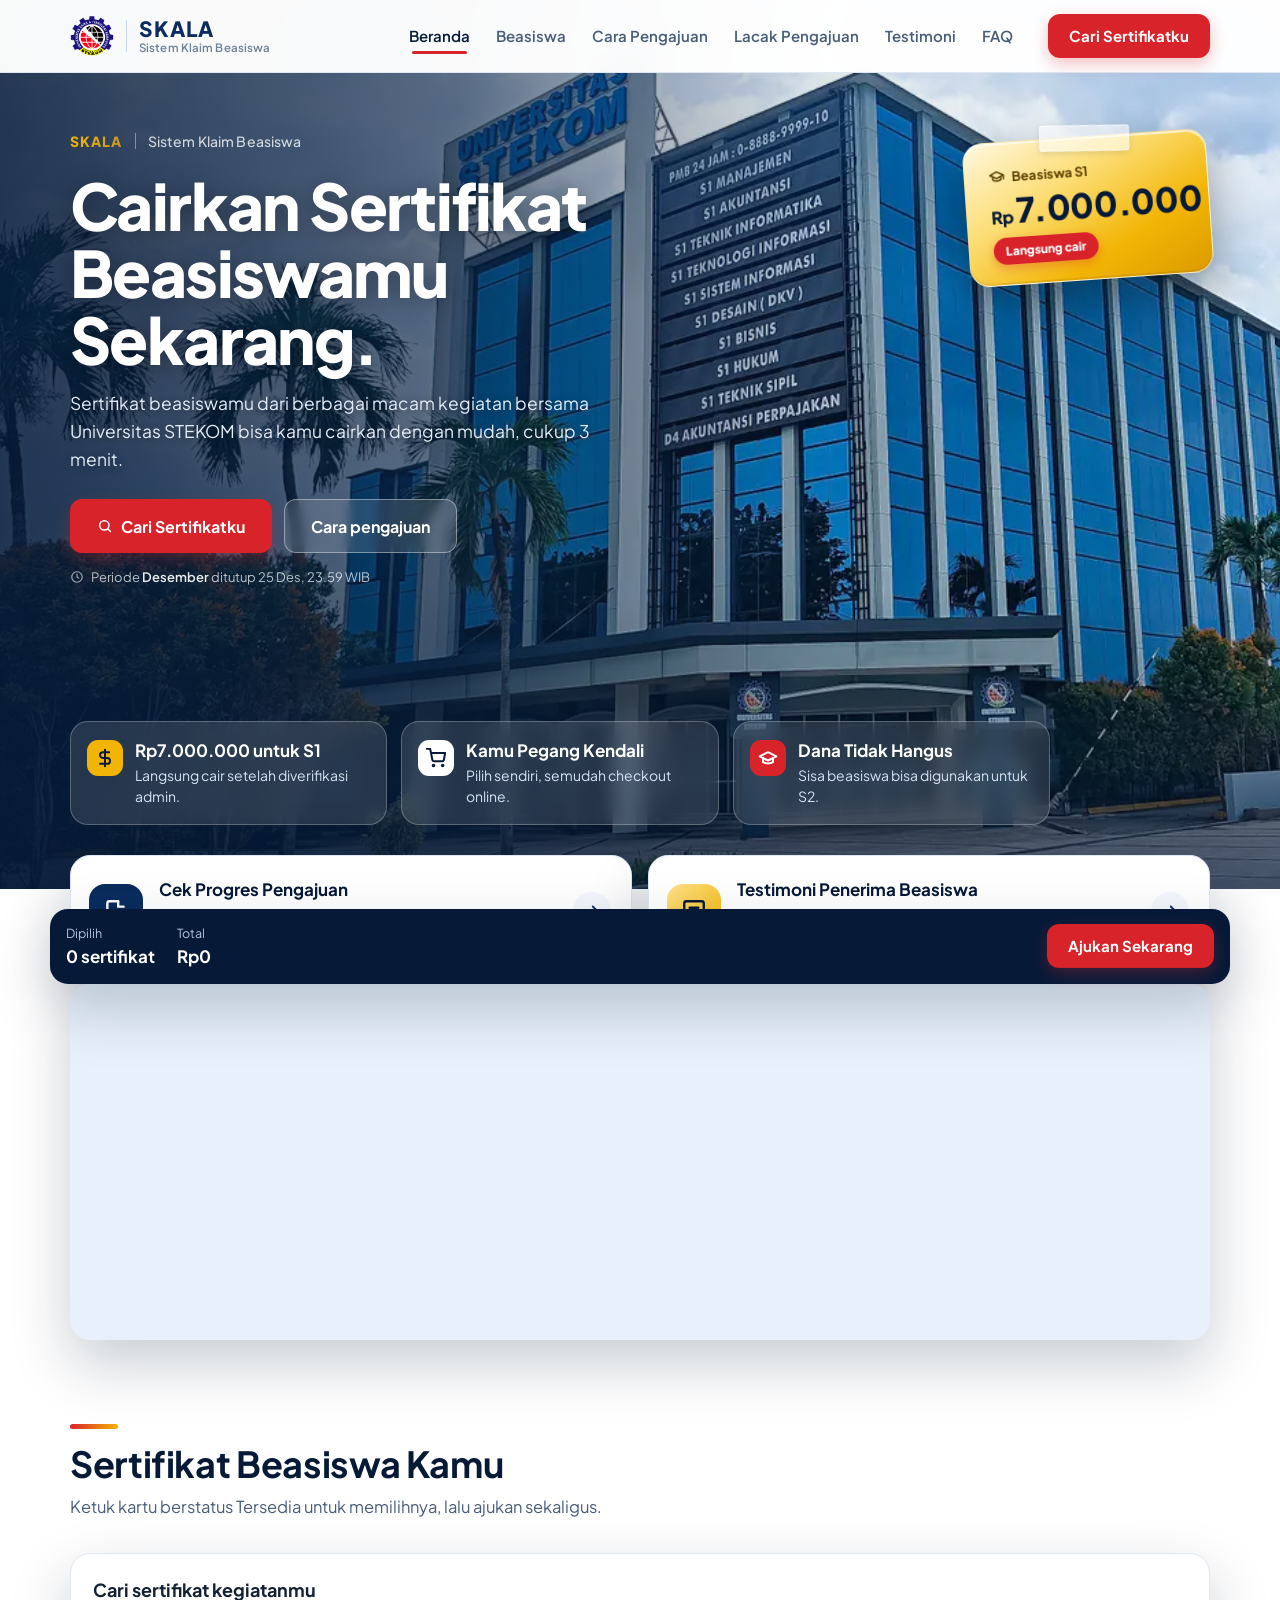
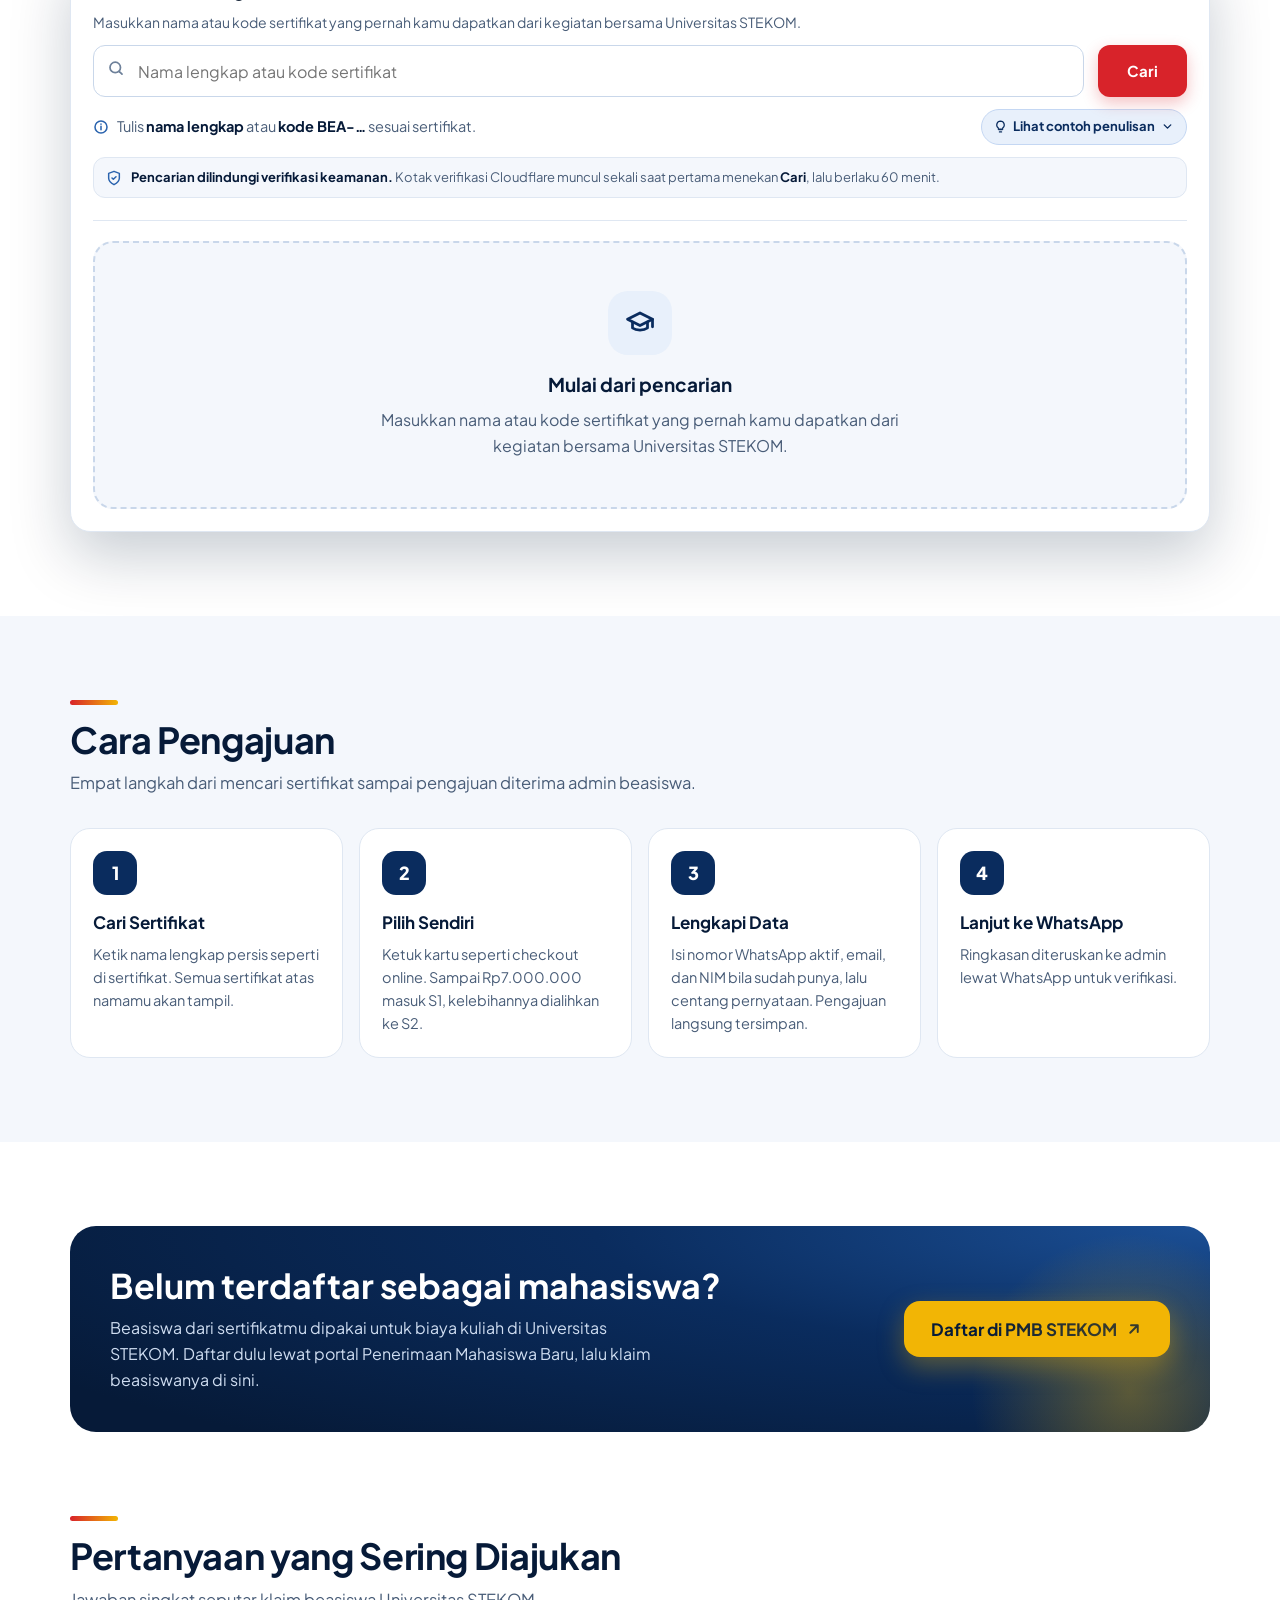
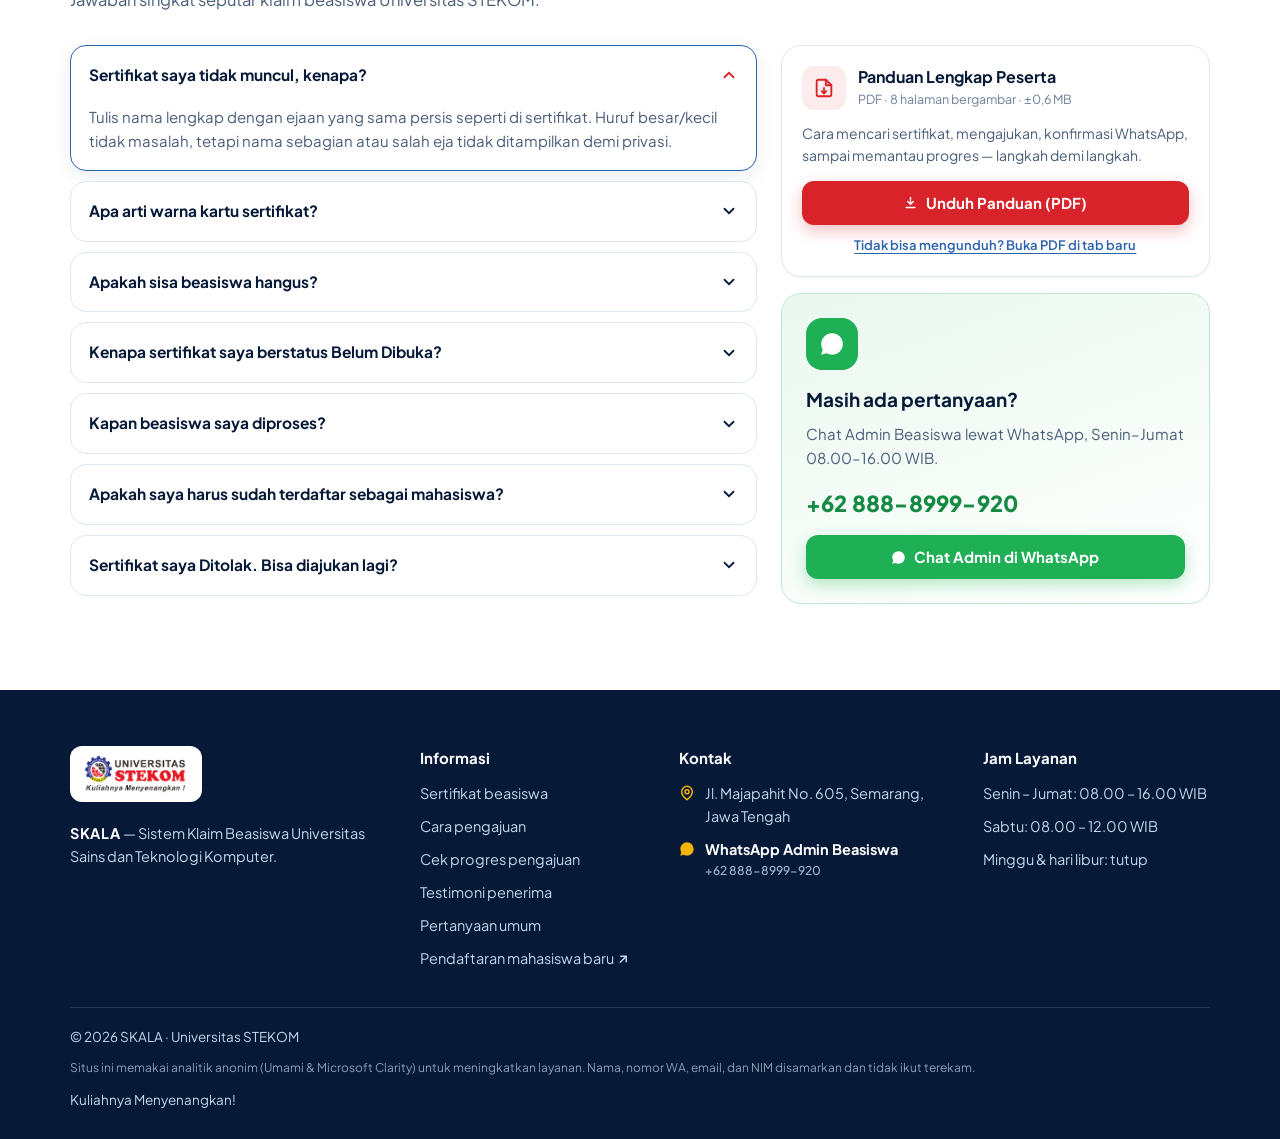
<file: index.html>
<!DOCTYPE html>
<html lang="id">
<head>
<meta charset="UTF-8">
<meta name="viewport" content="width=device-width, initial-scale=1, viewport-fit=cover">
<meta name="theme-color" content="#0A2C5E">
<title>Klaim Beasiswa Sertifikat Universitas STEKOM | SKALA</title>
<meta name="description" content="Cairkan sertifikat kegiatanmu jadi beasiswa kuliah Universitas STEKOM, Rp7.000.000 untuk S1. Cari namamu, ajukan online, dan pantau progresnya.">
<!-- Pratinjau saat link dibagikan (WhatsApp, Facebook, Telegram, X).
     Domain resmi: skala.stekom.ac.id — ganti di baris canonical, og:url, og:image, twitter:image bila domain berubah. -->
<link rel="canonical" href="https://skala.stekom.ac.id/">
<meta name="robots" content="index, follow, max-image-preview:large">
<meta name="keywords" content="beasiswa STEKOM, klaim beasiswa sertifikat, beasiswa kuliah Semarang, SKALA STEKOM, beasiswa S1 Universitas STEKOM, SmartCoin STEKOM">
<script type="application/ld+json">{"@context": "https://schema.org", "@type": "FAQPage", "mainEntity": [{"@type": "Question", "name": "Sertifikat saya tidak muncul, kenapa?", "acceptedAnswer": {"@type": "Answer", "text": "Tulis nama lengkap dengan ejaan yang sama persis seperti di sertifikat. Huruf besar/kecil tidak masalah, tetapi nama sebagian atau salah eja tidak ditampilkan demi privasi."}}, {"@type": "Question", "name": "Apa arti warna kartu sertifikat?", "acceptedAnswer": {"@type": "Answer", "text": "Putih = Rp1–2 juta, Silver = Rp3–4 juta, Gold = Rp5–7 juta."}}, {"@type": "Question", "name": "Apakah sisa beasiswa hangus?", "acceptedAnswer": {"@type": "Answer", "text": "Tidak. Setelah Rp7.000.000 untuk S1 terpenuhi, kelebihannya dialihkan untuk biaya studi S2."}}, {"@type": "Question", "name": "Kenapa sertifikat saya berstatus Belum Dibuka?", "acceptedAnswer": {"@type": "Answer", "text": "Sertifikat dari kegiatan tersebut belum dibuka admin untuk pengajuan. Silakan hubungi admin lewat WhatsApp."}}, {"@type": "Question", "name": "Kapan beasiswa saya diproses?", "acceptedAnswer": {"@type": "Answer", "text": "Pengajuan tanggal 1–25 diproses pada bulan itu juga; setelah tanggal 25 diikutkan periode bulan berikutnya. Setelah disetujui, beasiswa masuk SmartCoin di LMS (SIAKAD) dan bisa dipakai membayar uang kuliah, remedial, dan kebutuhan akademik lainnya."}}, {"@type": "Question", "name": "Apakah saya harus sudah terdaftar sebagai mahasiswa?", "acceptedAnswer": {"@type": "Answer", "text": "Ya. Kamu wajib mendaftar PMB dan memiliki NIM agar pengajuan dapat dilanjutkan. Daftar di pmb.stekom.ac.id/5000."}}, {"@type": "Question", "name": "Sertifikat saya Ditolak. Bisa diajukan lagi?", "acceptedAnswer": {"@type": "Answer", "text": "Bisa, setelah admin membukanya ulang. Hubungi admin lewat WhatsApp."}}]}</script>
<script type="application/ld+json">
{"@context":"https://schema.org","@graph":[
 {"@type":"WebSite","@id":"https://skala.stekom.ac.id/#web","url":"https://skala.stekom.ac.id/","name":"SKALA — Sistem Klaim Beasiswa Universitas STEKOM","inLanguage":"id-ID",
  "publisher":{"@id":"https://skala.stekom.ac.id/#org"}},
 {"@type":"CollegeOrUniversity","@id":"https://skala.stekom.ac.id/#org","name":"Universitas STEKOM","url":"https://stekom.ac.id/",
  "logo":"https://skala.stekom.ac.id/assets/logo-stekom-bulat.png?v=1","address":{"@type":"PostalAddress","addressLocality":"Semarang","addressRegion":"Jawa Tengah","addressCountry":"ID"}}]}
</script>
<meta property="og:type" content="website">
<meta property="og:locale" content="id_ID">
<meta property="og:site_name" content="SKALA — Universitas STEKOM">
<meta property="og:title" content="Cairkan Sertifikat Jadi Beasiswa Kuliah — SKALA Universitas STEKOM">
<meta property="og:description" content="Sertifikat dari berbagai kegiatan bersama Universitas STEKOM bisa dicairkan jadi beasiswa kuliah. Rp7.000.000 untuk S1, langsung cair.">
<meta property="og:url" content="https://skala.stekom.ac.id/">
<meta property="og:image" content="https://skala.stekom.ac.id/assets/og-skala.jpg?v=2">
<meta property="og:image:type" content="image/jpeg">
<meta property="og:image:width" content="1200">
<meta property="og:image:height" content="630">
<meta property="og:image:alt" content="SKALA — Cairkan Sertifikat Beasiswamu Sekarang. Beasiswa S1 Rp7.000.000 langsung cair.">
<meta name="twitter:card" content="summary_large_image">
<meta name="twitter:title" content="Cairkan Sertifikat Jadi Beasiswa Kuliah — SKALA Universitas STEKOM">
<meta name="twitter:description" content="Rp7.000.000 untuk S1, langsung cair. Cari sertifikat kegiatanmu bersama Universitas STEKOM.">
<meta name="twitter:image" content="https://skala.stekom.ac.id/assets/og-skala.jpg?v=2">
<link rel="preload" as="image" href="assets/gedung-1920.webp?v=2" imagesrcset="assets/gedung-960.webp?v=2 960w, assets/gedung-1440.webp?v=1 1440w, assets/gedung-1920.webp?v=2 1920w" imagesizes="100vw" fetchpriority="high">
<link rel="icon" href="favicon.ico?v=3" sizes="any">
<link rel="icon" type="image/png" sizes="32x32" href="assets/favicon-32.png?v=1">
<link rel="icon" type="image/png" sizes="48x48" href="assets/favicon-48.png?v=1">
<link rel="apple-touch-icon" href="assets/apple-touch-icon.png?v=1">
<link rel="manifest" href="/manifest.webmanifest">
<link rel="preconnect" href="https://script.google.com">
<link rel="preload" href="/assets/font/plus-jakarta-sans-var.woff2" as="font" type="font/woff2" crossorigin>
<style>
@font-face{font-family:"Plus Jakarta Sans";src:url("/assets/font/plus-jakarta-sans-var.woff2") format("woff2");font-weight:200 800;font-style:normal;font-display:swap}
/* font cadangan yang ukurannya disamakan dengan Plus Jakarta Sans → teks tidak melompat saat font asli selesai dimuat */
@font-face{font-family:"PJS Cadangan";src:local("Arial"),local("Helvetica"),local("Liberation Sans");size-adjust:108.9%;ascent-override:95.3%;descent-override:20.4%;line-gap-override:0%}

:root{
  --navy-900:#061a38; --navy-800:#0A2C5E; --navy-700:#123F7E; --navy-500:#2A63AE; --navy-100:#E8F0FB;
  --red-600:#D8232A; --red-700:#B31B22; --red-50:#FDECEC;
  --gold-600:#C98A00; --gold-500:#F2B505; --gold-300:#FFD966; --gold-50:#FFF8E1;
  --silver-600:#6F7C8E; --silver-400:#AEB8C6; --silver-100:#EEF1F5;
  --wa:#1FAF55; --wa-700:#168A42;
  --bg:#FFFFFF; --bg-soft:#F4F7FC; --card:#FFFFFF; --border:#DFE7F2; --border-2:#C9D7EA;
  --text:#132135; --text-2:#495D78; --text-3:#6E819A;
  --ok-fg:#0B7A45; --ok-bg:#E4F5EB; --warn-fg:#8A5200; --warn-bg:#FDF2DC; --warn-bd:#F4DEAD;
  --off-fg:#5C6B82; --off-bg:#EEF1F6; --err:#C81E24;
  --r-sm:10px; --r-md:14px; --r-lg:20px; --pill:999px;
  --sh-1:0 1px 2px rgba(10,44,94,.06); --sh-2:0 6px 20px rgba(10,44,94,.08); --sh-3:0 24px 60px rgba(6,26,56,.22);
  --wrap:1180px; --hh:72px;
  --font:"Plus Jakarta Sans","PJS Cadangan",system-ui,-apple-system,"Segoe UI",Roboto,Arial,sans-serif;
}
*{box-sizing:border-box;margin:0}
[hidden]{display:none!important}
html{scroll-behavior:smooth;scroll-padding-top:calc(var(--hh) + 12px + env(safe-area-inset-top,0px));-webkit-text-size-adjust:100%}
body{font-family:var(--font);color:var(--text);background:var(--bg);line-height:1.6;font-size:16px;overflow-x:hidden;-webkit-font-smoothing:antialiased}
img{max-width:100%;display:block}
a{color:inherit}
button{font:inherit;cursor:pointer}
.wrap{max-width:var(--wrap);margin:0 auto;padding:0 20px}
:focus-visible{outline:3px solid var(--gold-500);outline-offset:2px;border-radius:6px}
.sr{position:absolute;width:1px;height:1px;overflow:hidden;clip:rect(0 0 0 0)}

/* ---------------- Gerbang verifikasi keamanan ---------------- */
.gerbang{position:fixed;inset:0;z-index:100;display:grid;place-items:center;padding:20px;background:#061a38;transition:opacity .45s ease,visibility .45s}
.gerbang::before{content:"";position:absolute;inset:-40px;background:url("assets/gedung-960.webp?v=2") center/cover;filter:blur(22px) saturate(1.2);opacity:.35}
.gerbang::after{content:"";position:absolute;inset:0;background:radial-gradient(80% 70% at 50% 40%,rgba(6,26,56,.35),rgba(6,26,56,.92))}
.gerbang.is-selesai{opacity:0;visibility:hidden;pointer-events:none}
.gerbang__kartu{position:relative;z-index:1;width:100%;max-width:420px;background:#fff;border-radius:24px;padding:28px 26px 24px;text-align:center;box-shadow:0 30px 80px rgba(0,0,0,.45);animation:masuk .5s cubic-bezier(.2,.7,.2,1) both}
.gerbang__logo{display:flex;align-items:center;justify-content:center;gap:12px;margin-bottom:18px}
.gerbang__logo img{height:52px;width:52px;object-fit:contain}
.gerbang__logo b{font-size:22px;letter-spacing:.06em;color:var(--navy-800)}
.gerbang__ikon{width:58px;height:58px;margin:0 auto 12px;border-radius:18px;display:grid;place-items:center;background:var(--navy-100);color:var(--navy-800);font-size:28px}
.gerbang h2{font-size:20px;color:var(--navy-900)}
.gerbang p{font-size:14.5px;color:var(--text-2);margin-top:6px}
.gerbang__widget{min-height:70px;display:grid;place-items:center;margin:18px 0 6px}
.gerbang__status{font-size:13.5px;color:var(--text-3);min-height:20px}
.gerbang__status.err{color:var(--err);font-weight:600}
.gerbang__ulang{margin-top:12px}
body.gerbang-buka{overflow:hidden}
/* verifikasi: ramah HP */
.gerbang{overflow-y:auto;-webkit-overflow-scrolling:touch;padding:max(16px,env(safe-area-inset-top)) max(14px,env(safe-area-inset-right)) max(16px,env(safe-area-inset-bottom)) max(14px,env(safe-area-inset-left))}
.gerbang{grid-template-columns:minmax(0,420px);justify-content:center}
.gerbang__kartu{margin:auto;max-width:420px;width:100%;min-width:0;box-sizing:border-box}
.gerbang__widget{width:100%;overflow:hidden}
.gerbang__widget > div,.gerbang__widget iframe{max-width:100%}
.gerbang__muat{display:flex;align-items:center;justify-content:center;gap:10px;height:65px;width:100%;border-radius:10px;background:var(--bg-soft);color:var(--text-3);font-size:13.5px}
.gerbang__muat::before{content:"";width:18px;height:18px;border-radius:50%;border:2.5px solid var(--border-2);border-top-color:var(--navy-500);animation:spin .8s linear infinite}
.gerbang__batal{position:absolute;top:12px;right:12px;width:36px;height:36px;border-radius:12px;border:0;background:var(--bg-soft);color:var(--text-2);font-size:22px;line-height:1;cursor:pointer}
.gerbang__kartu{position:relative}
.gerbang__aman{display:block;text-align:center;line-height:1.5;margin-top:14px;font-size:12px;color:var(--text-3)}
.gerbang__aman .ico{margin-right:4px;vertical-align:-2px}
@media (max-width:420px){
  .gerbang__kartu{padding:22px 14px 18px;border-radius:20px}
  .gerbang__logo{margin-bottom:12px}
  .gerbang__logo img{height:44px;width:44px}
  .gerbang__ikon{width:50px;height:50px;font-size:24px;margin-bottom:10px}
  .gerbang h2{font-size:18.5px}
  .gerbang p{font-size:14px}
  .gerbang__widget{margin:14px 0 4px}
}
@media (max-height:560px){ .gerbang{place-items:start center} .gerbang__ikon{display:none} }
/* sentuhan: tanpa jeda ketuk, tanpa kilat biru */
a,button,.btn,input,label{touch-action:manipulation;-webkit-tap-highlight-color:transparent}


/* ---------------- Mode pemeliharaan ---------------- */
.maint-bar{position:fixed;left:0;right:0;top:calc(var(--hh) + env(safe-area-inset-top,0px));z-index:49;background:#B31B22;color:#fff;
  box-shadow:0 6px 16px rgba(179,27,34,.3);font-size:14px}
.maint-bar .wrap{display:flex;align-items:center;gap:10px;padding-top:10px;padding-bottom:10px}
.maint-bar .ico{flex:none;font-size:18px}
.maint-bar b{font-weight:800}
.maint-bar span{opacity:.92}
body.mode-maint .hero{margin-top:var(--maint-h,44px)}
body.mode-maint{scroll-padding-top:calc(var(--hh) + var(--maint-h,44px) + 12px)}
.maint-box{text-align:center;padding:48px 22px 40px;border-radius:var(--r-lg);background:linear-gradient(180deg,#FFF5F5,#fff);border:2px solid #F6C9CB}
.maint-gembok{width:118px;height:118px;margin:0 auto 18px;border-radius:34px;display:grid;place-items:center;background:#B31B22;color:#fff;font-size:60px;
  box-shadow:0 18px 40px rgba(179,27,34,.3);animation:gembok 2.6s ease-in-out infinite}
@keyframes gembok{0%,100%{transform:translateY(0) rotate(0)}40%{transform:translateY(-4px) rotate(-4deg)}60%{transform:translateY(-4px) rotate(4deg)}}
.maint-box h3{font-size:22px;color:#7A1418}
.maint-box p{max-width:560px;margin:10px auto 0;color:var(--text-2);font-size:15.5px}
.maint-waktu{display:inline-flex;align-items:center;gap:8px;margin-top:18px;padding:10px 16px;border-radius:var(--pill);background:#fff;border:1px solid #F6C9CB;color:#7A1418;font-weight:700;font-size:14.5px}
.maint-box .btn{margin-top:20px}
.input:disabled{background:var(--bg-soft);cursor:not-allowed}

/* ---------------- Tombol ---------------- */
.btn{position:relative;overflow:hidden;display:inline-flex;align-items:center;justify-content:center;gap:8px;
  border:1.5px solid transparent;border-radius:12px;padding:12px 20px;font-weight:700;font-size:15px;line-height:1.2;
  text-decoration:none;transition:transform .15s ease,box-shadow .2s ease,background .2s ease;white-space:nowrap;-webkit-tap-highlight-color:transparent}
.btn:active{transform:scale(.97)}
.btn:disabled{opacity:.5;cursor:not-allowed;transform:none}
.btn-primary{background:var(--red-600);color:#fff;box-shadow:0 6px 16px rgba(216,35,42,.28)}
.btn-primary:hover:not(:disabled){background:var(--red-700);box-shadow:0 10px 22px rgba(216,35,42,.34)}
.btn-navy{background:var(--navy-800);color:#fff}
.btn-navy:hover{background:var(--navy-700)}
.btn-outline{background:#fff;color:var(--navy-800);border-color:var(--border-2)}
.btn-outline:hover{border-color:var(--navy-500);background:var(--navy-100)}
.btn-wa{background:var(--wa);color:#fff;box-shadow:0 6px 16px rgba(31,175,85,.3)}
.btn-wa:hover{background:var(--wa-700)}
.btn-block{width:100%}
.ripple{position:absolute;border-radius:50%;transform:scale(0);background:rgba(255,255,255,.45);animation:rip .6s ease-out;pointer-events:none}
.btn-outline .ripple{background:rgba(18,63,126,.18)}
@keyframes rip{to{transform:scale(4);opacity:0}}

/* ---------------- Header ---------------- */
.header{position:fixed;inset:0 0 auto 0;z-index:50;padding-top:env(safe-area-inset-top,0px);background:rgba(255,255,255,.97);
  backdrop-filter:blur(12px);-webkit-backdrop-filter:blur(12px);box-shadow:0 1px 0 var(--border);transition:box-shadow .25s}
.header.is-stuck{box-shadow:0 1px 0 var(--border),var(--sh-2)}
.header__bar{height:var(--hh);display:flex;align-items:center;gap:24px}
.brand{display:flex;align-items:center;gap:12px;text-decoration:none;color:var(--navy-900)}
.brand img{height:44px;width:44px;object-fit:contain}
.brand__sep{width:1px;height:32px;background:var(--border-2)}
.brand__name{display:flex;flex-direction:column;line-height:1.05}
.brand__name b{font-size:21px;font-weight:800;letter-spacing:.06em;color:var(--navy-800)}
.brand__name small{white-space:nowrap;font-size:11.5px;font-weight:600;color:var(--text-3);letter-spacing:.01em;margin-top:2px}
.nav{display:flex;gap:4px;margin-left:auto}
.nav a{position:relative;white-space:nowrap;padding:9px 11px;border-radius:10px;text-decoration:none;font-weight:600;font-size:15px;color:var(--text-2);transition:background .2s,color .2s}
.nav a:hover{background:var(--navy-100);color:var(--navy-800)}
.nav a.is-active{color:var(--navy-900)}
.nav a.is-active::after{content:"";position:absolute;left:14px;right:14px;bottom:3px;height:3px;border-radius:3px;background:var(--red-600)}
.burger{display:none;margin-left:auto;width:46px;height:46px;border-radius:12px;border:0;background:#fff;box-shadow:var(--sh-2);position:relative}
.burger span,.burger span::before,.burger span::after{position:absolute;left:12px;right:12px;height:2.4px;background:var(--navy-800);border-radius:2px;transition:transform .25s,opacity .2s;content:""}
.burger span{top:22px}.burger span::before{top:-7px;left:0;right:0}.burger span::after{top:7px;left:0;right:0}
.burger[aria-expanded="true"] span{background:transparent}
.burger[aria-expanded="true"] span::before{transform:translateY(7px) rotate(45deg)}
.burger[aria-expanded="true"] span::after{transform:translateY(-7px) rotate(-45deg)}
.mobile-nav{display:none}

/* ---------------- Hero ----------------
   Layout foto penuh. Foto 1920 px → tajam di layar hingga 1920 px. */
.hero{position:relative;min-height:min(760px,94svh);display:flex;align-items:flex-end;color:#fff;isolation:isolate;overflow:hidden;background:var(--navy-900)}
.hero__photo{position:absolute;inset:0;z-index:-2}
.hero__photo img{width:100%;height:100%;object-fit:cover;object-position:12% 38%;transform:scale(1.05);transition:transform 1.8s cubic-bezier(.2,.7,.2,1)}
.hero.is-ready .hero__photo img{transform:scale(1)}
.hero::before{content:"";position:absolute;inset:0;z-index:-1;
  background:linear-gradient(90deg,rgba(6,26,56,.86) 0%,rgba(6,26,56,.6) 36%,rgba(6,26,56,.1) 64%,rgba(6,26,56,0) 100%),
             linear-gradient(0deg,rgba(6,26,56,.6) 0%,rgba(6,26,56,0) 34%)}
.hero__inner{position:relative;width:100%;padding-top:calc(var(--hh) + 56px);padding-bottom:64px}
.hero__copy{max-width:640px}
.hero__kicker{display:inline-flex;align-items:center;gap:12px;font-size:14px;font-weight:500;color:rgba(255,255,255,.78);letter-spacing:.01em}
.hero__kicker b{color:#fff;font-weight:800;letter-spacing:.08em}
.hero__pemisah{width:1px;height:16px;background:rgba(255,255,255,.4)}
/* animasi mengetik: teks asli tetap menjaga ruang (tanpa geser tata letak), ketikan tampil di lapisan atas */
.hero__ketik{position:relative;display:inline-block;white-space:nowrap}
.hero__ketik.is-mengetik{color:transparent}
.hero__ketik__lapis{position:absolute;left:0;top:0;color:rgba(255,255,255,.78);white-space:nowrap;pointer-events:none}
.hero__ketik__lapis::after{content:"";display:inline-block;width:1.5px;height:1.05em;margin-left:2px;vertical-align:-.15em;background:rgba(255,255,255,.85);animation:kursorKedip .9s steps(1) infinite}
.hero__ketik__lapis.is-selesai::after{animation:kursorKedip .9s steps(1) 2,kursorPudar .4s ease 1.8s forwards}
@keyframes kursorKedip{0%,49%{opacity:1}50%,100%{opacity:0}}
@keyframes kursorPudar{to{opacity:0}}
@keyframes pulse{0%,100%{transform:scale(1);opacity:1}50%{transform:scale(1.35);opacity:.65}}
.hero__title{margin-top:18px;font-size:clamp(36px,5.4vw,64px);font-weight:800;line-height:1.05;letter-spacing:-.025em;text-shadow:0 2px 22px rgba(0,0,0,.35)}
.hero__sub{max-width:540px;margin-top:16px;font-size:17.5px;color:#E4ECF8;text-shadow:0 1px 10px rgba(0,0,0,.4)}
.hero__actions{display:flex;flex-wrap:wrap;gap:12px;margin-top:26px}
.btn-lg{height:54px;padding:0 26px;font-size:16px}
.btn-ghost{background:rgba(255,255,255,.12);color:#fff;border-color:rgba(255,255,255,.4);backdrop-filter:blur(6px);-webkit-backdrop-filter:blur(6px)}
.btn-ghost:hover{background:rgba(255,255,255,.22)}


/* Stiker nominal — kartu emas dengan selotip, ditempel sekali lalu hanya mengapung halus.
   Desktop lebar: melayang di kanan atas. Tablet & ponsel: ikut alur teks (tidak menutupi judul). */
.sticker{--rot:-4deg;position:absolute;right:20px;top:calc(var(--hh) + 64px);z-index:2;display:grid;grid-template-areas:"top" "amt" "bot";justify-items:start;gap:6px;
  width:244px;padding:24px 24px 20px;border-radius:20px;color:var(--navy-900);border:1px solid rgba(255,255,255,.6);
  background:linear-gradient(150deg,#FFF8DF 0%,#FCDD74 36%,#F2B505 70%,#DB9B00 100%);
  box-shadow:0 20px 44px rgba(0,0,0,.34),inset 0 2px 0 rgba(255,255,255,.65),inset 0 -2px 0 rgba(0,0,0,.08);
  transform:rotate(var(--rot));opacity:0;cursor:default}
.sticker::before{content:"";position:absolute;top:-12px;left:50%;width:88px;height:24px;margin-left:-44px;border-radius:3px;
  background:rgba(255,255,255,.58);border:1px solid rgba(255,255,255,.75);box-shadow:0 2px 6px rgba(0,0,0,.12);transform:rotate(3deg)}
.sticker::after{content:"";position:absolute;inset:0;border-radius:inherit;pointer-events:none;
  background:linear-gradient(115deg,transparent 30%,rgba(255,255,255,.6) 45%,transparent 60%);background-size:260% 100%;background-position:130% 0}
.sticker__top{grid-area:top;display:flex;align-items:center;gap:7px;font-size:13px;font-weight:700;color:#5A3E00}
.sticker__top .ico{font-size:16px}
.sticker__amt{grid-area:amt;display:flex;align-items:baseline;gap:4px;white-space:nowrap;font-weight:800;line-height:1;letter-spacing:-.02em}
.sticker__amt small{font-size:17px}
.sticker__amt b{font-size:34px;font-weight:800}
.sticker__bot{grid-area:bot;white-space:nowrap;margin-top:4px;font-size:12px;font-weight:800;color:#fff;background:var(--red-600);padding:4px 12px;border-radius:var(--pill);box-shadow:0 4px 10px rgba(216,35,42,.3)}
.hero.is-ready .sticker{animation:tempel .8s cubic-bezier(.2,.9,.25,1.15) .3s forwards,apung 6s ease-in-out 1.3s infinite}
.hero.is-ready .sticker::after{animation:kilapStiker 1.2s ease 1.2s forwards}
@keyframes tempel{0%{opacity:0;transform:translateY(-26px) rotate(-14deg) scale(1.22)}60%{opacity:1;transform:rotate(calc(var(--rot) + 1deg)) scale(.97)}100%{opacity:1;transform:rotate(var(--rot)) scale(1)}}
@keyframes apung{0%,100%{opacity:1;transform:rotate(var(--rot)) translateY(0)}50%{opacity:1;transform:rotate(var(--rot)) translateY(-4px)}}
@keyframes kilapStiker{0%{opacity:0}40%{opacity:1}100%{opacity:0}}

/* angka pencapaian */
.stats{min-height:76px;transition:opacity .35s ease}
.stats:not(.is-siap){visibility:hidden;opacity:0}
.stats{display:grid;grid-template-columns:repeat(var(--kolom,4),minmax(0,150px));gap:14px 24px;margin-top:28px}
.stat{position:relative;padding-left:16px}
.stat::before{content:"";position:absolute;left:0;top:6px;bottom:6px;width:3px;border-radius:3px;background:var(--gold-500)}
.stat b{display:block;font-size:30px;font-weight:800;line-height:1.05;letter-spacing:-.02em;color:#fff;font-variant-numeric:tabular-nums}
.stat span{display:block;font-size:13.5px;color:#C9D8EE;margin-top:3px}

.values{display:grid;grid-template-columns:repeat(3,minmax(0,1fr));gap:14px;margin-top:30px;max-width:980px}
.value{position:relative;border-radius:18px;padding:18px 18px 18px 64px;background:rgba(255,255,255,.12);border:1px solid rgba(255,255,255,.25);backdrop-filter:blur(10px);-webkit-backdrop-filter:blur(10px);transition:transform .25s,background .25s,border-color .25s;cursor:default}
.value:hover{transform:translateY(-4px);background:rgba(255,255,255,.2);border-color:rgba(255,255,255,.45)}
.value__ico{position:absolute;left:16px;top:18px;width:36px;height:36px;border-radius:11px;display:grid;place-items:center;background:var(--gold-500);color:var(--navy-900)}
.value:nth-child(2) .value__ico{background:#fff}
.value:nth-child(3) .value__ico{background:var(--red-600);color:#fff}
.value__t{display:block;font-size:17px;line-height:1.25}
.value__d{display:block;font-size:14px;color:#D7E3F4;margin-top:4px;line-height:1.45}

.ico{width:1em;height:1em;flex:none;display:inline-block;vertical-align:-.14em}
/* ---------------- Kartu cari ---------------- */
.searchdock{position:relative;z-index:5;margin-top:-34px}
/* banner promosi bergilir */
.promo--tunggu{background:#E8EEF7}
.promo--tunggu::after{content:"";position:absolute;inset:0;background:linear-gradient(90deg,transparent,rgba(255,255,255,.55),transparent);transform:translateX(-100%);animation:kerangkaPromo 1.3s ease-in-out infinite}
@keyframes kerangkaPromo{to{transform:translateX(100%)}}

.promo{position:relative;display:block;border-radius:20px;overflow:hidden;aspect-ratio:16/5;background:var(--navy-100);box-shadow:var(--sh-3);animation:masuk .5s ease}
.promo__rel{position:absolute;inset:0}
.promo__slide{position:absolute;inset:0;display:block;opacity:0;visibility:hidden;transition:opacity .6s ease,visibility .6s}
.promo__slide.is-on{opacity:1;visibility:visible}
.promo__slide img{width:100%;height:100%;object-fit:cover;display:block;transition:transform .6s ease}
.promo:hover .promo__slide.is-on img{transform:scale(1.015)}
.promo__label{position:absolute;left:14px;top:14px;padding:4px 11px;border-radius:999px;background:rgba(6,26,56,.72);color:#fff;font-size:11.5px;font-weight:700;letter-spacing:.02em}
.promo__nav{position:absolute;top:50%;transform:translateY(-50%);width:38px;height:38px;border-radius:50%;border:0;background:rgba(255,255,255,.88);color:#0A2C5E;font-size:24px;line-height:1;
  display:grid;place-items:center;box-shadow:0 4px 12px rgba(0,0,0,.18);opacity:0;transition:opacity .2s;cursor:pointer}
.promo__nav--kiri{left:12px}.promo__nav--kanan{right:12px}
.promo:hover .promo__nav,.promo:focus-within .promo__nav{opacity:1}
.promo__titik{position:absolute;left:0;right:0;bottom:10px;display:flex;justify-content:center;gap:0}
.promo__titik button{width:22px;height:8px;padding:0;border-radius:99px;border:0;background:#fff;opacity:.6;box-shadow:0 1px 3px rgba(0,0,0,.3);cursor:pointer;transform:scaleX(.36);transition:transform .3s,opacity .3s}
.promo__titik button[aria-selected="true"]{transform:scaleX(1);opacity:1}
.pita-uji{position:fixed;left:12px;bottom:12px;z-index:90;padding:6px 12px;border-radius:999px;background:#F2B505;color:#061a38;font-size:12px;font-weight:800;letter-spacing:.04em;box-shadow:0 6px 18px rgba(0,0,0,.2)}
@media (max-width:640px){
  .promo{border-radius:16px}
  .promo.promo--hp{aspect-ratio:3/2}
  .promo__nav{display:none}
}
@media (prefers-reduced-motion:reduce){ .promo__slide{transition:none} }

#promo{margin-top:16px}
.layanan{display:grid;grid-template-columns:repeat(auto-fit,minmax(min(100%,300px),1fr));gap:16px}
.layanan__kartu{position:relative;overflow:hidden;display:flex;align-items:center;gap:16px;padding:20px 20px 20px 18px;border-radius:var(--r-lg);background:#fff;
  border:1px solid var(--border);box-shadow:var(--sh-3);text-decoration:none;color:var(--text);transition:transform .25s,box-shadow .25s,border-color .25s}
.layanan__kartu::after{content:"";position:absolute;inset:0;background:linear-gradient(120deg,transparent 40%,rgba(42,99,174,.07) 60%,transparent 80%);transform:translateX(-100%);transition:transform .6s ease}
.layanan__kartu:hover{transform:translateY(-4px);border-color:var(--navy-500)}
.layanan__kartu:hover::after{transform:translateX(100%)}
.layanan__ikon{flex:none;width:54px;height:54px;border-radius:16px;display:grid;place-items:center;background:var(--navy-800);color:#fff;font-size:26px;transition:transform .3s}
.layanan__kartu--emas .layanan__ikon{background:linear-gradient(135deg,#FFE38A,#F2B505);color:var(--navy-900)}
.layanan__kartu:hover .layanan__ikon{transform:rotate(-8deg) scale(1.06)}
.layanan__isi{flex:1;min-width:0}
.layanan__isi b{display:block;font-size:17px;color:var(--navy-900)}
.layanan__isi span{display:block;font-size:14px;color:var(--text-2);margin-top:3px;line-height:1.45}
.layanan__panah{flex:none;width:38px;height:38px;border-radius:50%;display:grid;place-items:center;background:var(--bg-soft);color:var(--navy-800);font-size:18px;transition:transform .25s,background .25s,color .25s}
.layanan__kartu:hover .layanan__panah{transform:translateX(4px);background:var(--red-600);color:#fff}
.searchcard--utama{grid-template-columns:minmax(0,1fr) auto;box-shadow:var(--sh-3);border-radius:24px;padding:26px}
.cari-hasil{grid-column:1/-1;min-width:0;margin-top:10px;padding-top:20px;border-top:1px solid var(--border);scroll-margin-top:calc(var(--hh) + 16px)}
.cari-hasil .state-box{border-style:dashed;background:var(--bg-soft)}
.cari-hasil .pcard{box-shadow:none;margin-bottom:16px}
.cari-hasil .pcard:last-child{margin-bottom:0}
.searchcard__aksi{display:flex;gap:10px}
.searchcard__aksi .btn[hidden] + .btn,.searchcard__aksi .btn:only-child{flex:1}
.searchcard__aksi .btn{height:52px}
.searchcard{background:#fff;border-radius:var(--r-lg);box-shadow:var(--sh-3);padding:22px;display:grid;grid-template-columns:1fr auto;gap:12px 14px;align-items:center;border:1px solid var(--border)}
.searchcard h2{font-size:18px;grid-column:1/-1}
.searchcard .hint{grid-column:1/-1;font-size:14px;color:var(--text-2);margin-top:-6px}
.field{position:relative}
.field__icon{position:absolute;left:14px;top:50%;transform:translateY(-50%);color:var(--text-3);pointer-events:none}
.input{width:100%;height:52px;border:1.5px solid var(--border-2);border-radius:12px;padding:0 14px;font:inherit;font-size:16px;color:var(--text);background:#fff;transition:border-color .2s,box-shadow .2s}
.input.has-icon{padding-left:44px}
.input:focus{outline:none;border-color:var(--navy-500);box-shadow:0 0 0 4px rgba(42,99,174,.15)}
.searchcard .btn{height:52px;padding:0 28px}
.cari-tips{grid-column:1/-1;display:flex;align-items:center;gap:8px;font-size:14.5px;color:var(--text-2);line-height:1.5}
.cari-tips > .ico{font-size:16px}
.cari-tips > .ico{flex:none;color:var(--navy-500)}
.cari-tips b{color:var(--navy-900)}
.cari-tips__btn{flex:none;margin-left:auto;display:inline-flex;align-items:center;gap:6px;border:1.5px solid #C4D7F3;background:var(--navy-100);color:var(--navy-800);font-weight:700;font-size:13px;padding:7px 12px;border-radius:var(--pill);cursor:pointer;transition:background .2s,border-color .2s}
.cari-tips__btn:hover{border-color:var(--navy-500)}
.cari-tips__btn[aria-expanded="true"]{background:var(--navy-800);border-color:var(--navy-800);color:#fff}
.cari-tips__panah{transition:transform .25s}
.cari-tips__btn[aria-expanded="true"] .cari-tips__panah{transform:rotate(180deg)}
.cari-aman{grid-column:1/-1;display:flex;align-items:flex-start;gap:9px;padding:10px 12px;border-radius:12px;font-size:13px;line-height:1.5;background:#F4F7FC;border:1px solid var(--border);color:var(--text-2)}
.cari-aman .ico{flex:none;margin-top:2px;font-size:16px;color:var(--navy-500)}
.cari-aman b{color:var(--navy-900)}
.cari-aman.is-ok{background:#E9F7EF;border-color:#BEE7D0}
.cari-aman.is-ok .ico{color:var(--ok-fg)}
.cari-contoh{grid-column:1/-1;margin-top:-4px;padding:12px 14px;border-radius:12px;background:var(--bg-soft);border:1px solid var(--border);animation:masuk .25s ease}
.cari-contoh__baris{display:flex;align-items:baseline;gap:12px;padding:6px 0}
.cari-contoh__baris + .cari-contoh__baris{border-top:1px dashed var(--border-2)}
.cari-contoh__label{flex:none;width:62px;display:inline-flex;align-items:center;gap:5px;font-size:12.5px;font-weight:700}
.cari-contoh__label.ok{color:#0B6B3D}
.cari-contoh__label.no{color:#9B1C1C}
.cari-contoh__isi{display:flex;flex-wrap:wrap;align-items:baseline;gap:6px 8px;min-width:0}
.cari-contoh__isi code{font-family:inherit;font-size:13px;font-weight:600;color:var(--navy-900);background:#fff;border:1px solid var(--border);border-radius:7px;padding:2px 8px}
.cari-contoh__isi small{font-size:12px;color:var(--text-3);margin-left:-3px}
.cari-contoh__catatan{margin-top:6px;font-size:12px;color:var(--text-3);line-height:1.5}
.searchrules{grid-column:1/-1;min-width:0;display:flex;flex-wrap:wrap;align-items:center;gap:8px}
.searchrules__label{font-size:13px;font-weight:700;color:var(--text-3);margin-right:2px}
.searchrules__chips{display:flex;flex-wrap:wrap;gap:8px;min-width:0}
.searchrules__note{flex-basis:100%;display:flex;gap:8px;align-items:flex-start;margin-top:4px;font-size:13.5px;color:var(--text-2)}
.searchrules__note .ico{margin-top:3px;color:var(--navy-500)}
.searchrules__note b{color:var(--navy-900)}
.chip{display:inline-flex;align-items:center;gap:6px;font-size:13px;font-weight:600;padding:6px 11px;border-radius:var(--pill);background:var(--bg-soft);color:var(--text-2);border:1px solid var(--border)}
.chip.ok{background:var(--ok-bg);color:var(--ok-fg);border-color:#BEE7D0}
.chip.no{background:var(--red-50);color:var(--red-700);border-color:#F6C9CB}

/* ---------------- Seksi ---------------- */
.section{padding:84px 0}
.section--soft{background:var(--bg-soft)}
.sec-head{max-width:680px;margin-bottom:32px}
.sec-head h2{font-size:clamp(26px,3.6vw,36px);line-height:1.15;letter-spacing:-.01em;color:var(--navy-900)}
.sec-head p{color:var(--text-2);margin-top:10px;font-size:16.5px}
.sec-head .bar{width:48px;height:5px;border-radius:5px;background:linear-gradient(90deg,var(--red-600),var(--gold-500));margin-bottom:14px}

.info-note{display:flex;gap:14px;align-items:flex-start;max-width:820px;padding:16px 18px;margin-bottom:22px;border-radius:16px;background:var(--navy-100);border:1px solid #CFDDF2;color:var(--navy-900)}
.info-note__ico{flex:none;width:40px;height:40px;border-radius:12px;display:grid;place-items:center;background:var(--navy-800);color:#fff;font-size:20px}
.info-note b{display:block;font-size:15.5px}
.info-note p{font-size:15px;color:var(--text-2);margin-top:2px}

.toolbar{display:grid;grid-template-columns:1fr auto auto;gap:10px;max-width:720px;margin-bottom:24px}

/* ---------------- Hasil ---------------- */
.state-box{text-align:center;padding:48px 20px;border:2px dashed var(--border-2);border-radius:var(--r-lg);background:#fff}
.state-box h3{font-size:19px;color:var(--navy-900)}
.state-box p{color:var(--text-2);margin:8px auto 0;max-width:520px}
.state-ico{width:64px;height:64px;border-radius:20px;margin:0 auto 14px;display:grid;place-items:center;background:var(--navy-100);color:var(--navy-800);font-size:30px;animation:ayun 3.4s ease-in-out infinite}
.state-ico.warn{background:var(--warn-bg);color:var(--warn-fg)}
@keyframes ayun{0%,100%{transform:rotate(-6deg)}50%{transform:rotate(6deg)}}
.spinner{width:42px;height:42px;border-radius:50%;border:4px solid var(--navy-100);border-top-color:var(--red-600);animation:spin .8s linear infinite;margin:0 auto 14px}
@keyframes spin{to{transform:rotate(360deg)}}

.pcard{background:#fff;border:1px solid var(--border);border-radius:var(--r-lg);box-shadow:var(--sh-2);margin-bottom:22px;overflow:hidden;
  animation:masuk .45s cubic-bezier(.2,.7,.2,1) both}
.pcard:nth-child(2){animation-delay:.06s}.pcard:nth-child(3){animation-delay:.12s}
@keyframes masuk{from{opacity:0;transform:translateY(14px)}}
.pcard.is-active{border-color:var(--navy-500);box-shadow:0 0 0 3px rgba(42,99,174,.15),var(--sh-2)}
.pcard__head{display:flex;flex-wrap:wrap;justify-content:space-between;gap:14px 24px;padding:20px 22px;background:linear-gradient(180deg,var(--navy-100),#F7FAFE)}
.pcard__id{display:flex;gap:14px;align-items:center;min-width:0}
.avatar{flex:none;width:48px;height:48px;border-radius:14px;background:var(--navy-800);color:#fff;display:grid;place-items:center;font-weight:800;font-size:17px}
.pcard__id h3{font-size:19px;line-height:1.25;color:var(--navy-900)}
.pcard__meta{display:block;font-size:13.5px;color:var(--text-2);margin-top:2px}
.plafon{display:flex;gap:22px;flex-wrap:wrap}
.plafon div{font-size:12.5px;color:var(--text-2);text-align:right}
.plafon b{display:block;font-size:17px;color:var(--navy-900)}
.plafon b.warn{color:var(--gold-600)}
.pcard__note{padding:12px 22px;background:var(--warn-bg);border-top:1px solid var(--warn-bd);color:var(--warn-fg);font-size:14px;font-weight:600;display:flex;gap:10px;align-items:flex-start}
.certs{display:grid;grid-template-columns:repeat(auto-fill,minmax(270px,1fr));gap:14px;padding:18px 22px 22px}

/* kartu sertifikat berjenjang */
.cert{--tx:0deg;--ty:0deg;position:relative;display:flex;flex-direction:column;gap:10px;min-height:178px;padding:16px 16px 14px;border-radius:16px;
  background:#fff;border:1.5px solid var(--border);cursor:pointer;transition:transform .2s ease,box-shadow .2s ease,border-color .2s;
  transform:perspective(700px) rotateX(var(--tx)) rotateY(var(--ty));-webkit-tap-highlight-color:transparent;overflow:hidden}
.cert:hover{box-shadow:var(--sh-2)}
.cert input{position:absolute;opacity:0;pointer-events:none}
.cert__top{display:flex;align-items:center;justify-content:space-between;gap:10px}
.cert__ico{width:34px;height:34px;border-radius:11px;display:grid;place-items:center;background:var(--bg-soft);color:var(--navy-500);font-size:18px}
.cert__box{flex:none;width:28px;height:28px;border-radius:9px;border:2px solid var(--border-2);display:grid;place-items:center;background:#fff;transition:background .2s,border-color .2s,transform .2s}
.cert__box svg{opacity:0;transform:scale(.4);transition:all .22s cubic-bezier(.3,1.6,.5,1)}
.cert__nom{font-size:26px;font-weight:800;letter-spacing:-.02em;color:var(--navy-900);line-height:1.1}
.cert__code{font-size:13px;font-weight:700;color:var(--text-2)}
.cert__sub{font-size:13px;color:var(--text-3);line-height:1.45}
.cert__foot{margin-top:auto;display:flex;align-items:center;justify-content:space-between;gap:8px;flex-wrap:wrap}
.cert__foot a{display:inline-flex;align-items:center;gap:4px;font-size:13px;font-weight:700;color:var(--navy-500);text-decoration:none;position:relative;z-index:2}
.cert__foot a:hover{text-decoration:underline}
.cert.is-on{border-color:var(--navy-500);box-shadow:0 0 0 3px rgba(42,99,174,.18)}
.cert.is-on .cert__box{background:var(--navy-800);border-color:var(--navy-800);transform:scale(1.06)}
.cert.is-on .cert__box svg{opacity:1;transform:scale(1)}

/* Silver: 3–4 juta */
.cert.t-silver{background:linear-gradient(145deg,#FFFFFF 0%,#EEF1F5 42%,#FFFFFF 58%,#DDE3EB 100%);border-color:#B9C3D0}
.cert.t-silver .cert__ico{background:linear-gradient(135deg,#FFFFFF,#C3CCD8);color:#4B5768;box-shadow:inset 0 0 0 1px #B9C3D0}
.cert.t-silver .cert__nom{background:linear-gradient(90deg,#2F3A4A,#56657A,#2F3A4A);-webkit-background-clip:text;background-clip:text;color:transparent}
/* Gold: 5–7 juta */
.cert.t-gold{background:linear-gradient(145deg,#FFFCF0 0%,#FFF1BF 40%,#FFFBEA 58%,#FFE082 100%);border-color:#E5A900;box-shadow:0 8px 24px rgba(201,138,0,.18)}
.cert.t-gold .cert__ico{background:linear-gradient(135deg,#FFE38A,#F2B505);color:#5A3E00;box-shadow:inset 0 0 0 1px #E5A900}
.cert.t-gold .cert__nom{background:linear-gradient(90deg,#7A4E00,#B87F00,#7A4E00);-webkit-background-clip:text;background-clip:text;color:transparent}
.cert.t-gold::before,.cert.t-silver::before{content:"";position:absolute;top:-60%;left:-60%;width:40%;height:220%;
  background:linear-gradient(90deg,transparent,rgba(255,255,255,.75),transparent);transform:rotate(22deg) translateX(-160%);pointer-events:none}
.cert.t-gold::before{animation:kilat 4.2s ease-in-out infinite}
.cert.t-silver:hover::before,.cert.t-gold:hover::before{animation:kilat 1.1s ease-out}
@keyframes kilat{0%,62%{transform:rotate(22deg) translateX(-160%)}100%{transform:rotate(22deg) translateX(520%)}}
.cert.t-gold .star{position:absolute;right:14px;bottom:44px;color:#E5A900;opacity:.5;animation:bintang 2.6s ease-in-out infinite;pointer-events:none}
@keyframes bintang{0%,100%{transform:scale(.8) rotate(0);opacity:.35}50%{transform:scale(1.15) rotate(20deg);opacity:.8}}

.cert.is-off{cursor:default}
.cert.is-off .cert__box{background:var(--bg-soft);border-color:var(--border-2);color:var(--text-3)}
.cert.is-off .cert__box svg{opacity:1;transform:none}
.cert.is-off::before,.cert.is-off .star{display:none}
.cert.is-off .cert__sub{color:var(--text-2)}
/* garis status di sisi kiri kartu terkunci */
.cert.is-off{box-shadow:inset 5px 0 0 var(--st,#C9D7EA)}
.cert[data-st="diproses"],.cert[data-st="verifikasi"]{--st:#E8A100}
.cert[data-st="diterima"],.cert[data-st="aktif"]{--st:#16A34A}
.cert[data-st="diajukan"]{--st:#2A63AE}
.cert[data-st="ditolak"]{--st:#D8232A}
.cert[data-st="ditahan"]{--st:#8A97AB}
.tag{display:inline-flex;align-items:center;gap:6px;font-size:12.5px;font-weight:800;padding:5px 11px;border-radius:var(--pill);border:1px solid transparent;letter-spacing:.01em}
.tag::before{content:"";width:7px;height:7px;border-radius:50%;background:currentColor}
.tag--tersedia{background:#E4F5EB;color:#0B6B3D;border-color:#BEE7D0}
.tag--proses{background:#FFF1CC;color:#7A4A00;border-color:#F2CE7A}
.tag--terima{background:#DDF3E5;color:#0B6B3D;border-color:#9FDDB8}
.tag--ajukan{background:#E3EDFB;color:#123F7E;border-color:#AFC8EE}
.tag--aktif{background:#16A34A;color:#fff;border-color:#16A34A}
.tag--tolak{background:#FDE3E3;color:#9B1C1C;border-color:#F3B4B6}
.tag--tahan{background:#EEF1F6;color:#3F4B5C;border-color:#D3DAE5}
.cert.is-off .tag{font-size:13px;padding:6px 12px}
.pop{animation:pop .35s cubic-bezier(.3,1.6,.5,1)}
@keyframes pop{40%{transform:scale(1.04)}}

/* ---------------- Langkah ---------------- */
.steps{display:grid;grid-template-columns:repeat(4,minmax(0,1fr));gap:16px;position:relative}
.step{position:relative;background:#fff;border:1px solid var(--border);border-radius:var(--r-lg);padding:22px;transition:transform .25s,box-shadow .25s,border-color .25s;cursor:default}
.step:hover{transform:translateY(-6px);box-shadow:var(--sh-2);border-color:var(--navy-500)}
.step__num{width:44px;height:44px;border-radius:14px;display:grid;place-items:center;font-weight:800;font-size:18px;background:var(--navy-800);color:#fff;margin-bottom:14px;transition:background .25s,transform .25s}
.step:hover .step__num{background:var(--red-600);transform:rotate(-8deg) scale(1.08)}
.step h3{font-size:17px;color:var(--navy-900)}
.step p{font-size:14.5px;color:var(--text-2);margin-top:6px}

/* ---------------- PMB ---------------- */
.pmb{position:relative;overflow:hidden;border-radius:26px;padding:40px;display:grid;grid-template-columns:1.3fr auto;gap:24px;align-items:center;color:#fff;
  background:radial-gradient(120% 140% at 100% 0%,#1B4F95 0%,var(--navy-800) 45%,var(--navy-900) 100%)}
.pmb::after{content:"";position:absolute;right:-80px;bottom:-120px;width:320px;height:320px;border-radius:50%;background:radial-gradient(circle,rgba(242,181,5,.35),transparent 70%);pointer-events:none}
.pmb h2{font-size:clamp(24px,3.4vw,34px);line-height:1.15}
.pmb p{color:#CFDDF1;margin-top:10px;max-width:560px}
.pmb__cta{position:relative;justify-self:end}
.btn-pmb{font-size:17px;padding:17px 26px;border-radius:16px;background:var(--gold-500);color:var(--navy-900);box-shadow:0 10px 26px rgba(242,181,5,.35);animation:denyut 2.2s ease-in-out infinite}
.btn-pmb:hover{background:var(--gold-300)}
@keyframes denyut{0%,100%{transform:scale(1)}50%{transform:scale(1.035)}}


/* ---------------- FAQ ---------------- */
.faq-layout{display:grid;grid-template-columns:minmax(0,1.6fr) minmax(0,1fr);gap:24px;align-items:start}
.faq-samping{display:grid;gap:16px;position:sticky;top:calc(var(--hh) + 20px)}
.unduh-card{background:#fff;border:1px solid var(--border);border-radius:var(--r-lg);padding:20px;box-shadow:var(--sh-1)}
.unduh-card__kepala{display:flex;align-items:center;gap:12px}
.unduh-card__ikon{flex:none;width:44px;height:44px;border-radius:12px;display:grid;place-items:center;background:#FDECEC;color:var(--red-600)}
.unduh-card h3{font-size:16px;line-height:1.3;color:var(--navy-900)}
.unduh-card__meta{display:block;margin-top:2px;font-size:12.5px;color:var(--text-3)}
.unduh-card p{margin:12px 0 14px;font-size:14px;line-height:1.6;color:var(--text-2)}
.unduh-card__alt{display:block;margin-top:10px;text-align:center;font-size:13px;font-weight:600;color:var(--navy-500);text-decoration:underline;text-underline-offset:3px}
.faq__item{background:#fff;border:1px solid var(--border);border-radius:16px;margin-bottom:10px;overflow:hidden;transition:border-color .2s,box-shadow .2s}
.faq__item.is-open{border-color:var(--navy-500);box-shadow:var(--sh-2)}
.faq__q{width:100%;text-align:left;background:none;border:0;padding:17px 18px;font-weight:700;font-size:15.5px;color:var(--navy-900);display:flex;justify-content:space-between;gap:12px;align-items:center}
.faq__q svg{flex:none;transition:transform .3s}
.faq__item.is-open .faq__q svg{transform:rotate(180deg);color:var(--red-600)}
.faq__a{display:grid;grid-template-rows:0fr;transition:grid-template-rows .3s ease}
.faq__item.is-open .faq__a{grid-template-rows:1fr}
.faq__a>div{overflow:hidden}
.faq__a p{padding:0 18px 17px;color:var(--text-2);font-size:15px}
.help-card{background:linear-gradient(160deg,#EAF8EF,#fff);border:1px solid #BEE7D0;border-radius:var(--r-lg);padding:24px}
.help-card > .ico{width:52px;height:52px;border-radius:16px;background:var(--wa);color:#fff;display:grid;place-items:center;margin-bottom:14px;animation:ayun 3.2s ease-in-out infinite}
.help-card h3{font-size:19px;color:var(--navy-900)}
.help-card p{color:var(--text-2);margin:8px 0 16px;font-size:15px}
.help-card .nomor{display:block;font-size:22px;font-weight:800;color:var(--wa-700);margin-bottom:14px;letter-spacing:.01em}

/* ---------------- Footer ---------------- */
.footer{background:var(--navy-900);color:#C5D6EE;padding:56px 0 calc(28px + env(safe-area-inset-bottom,0px))}
.footer__grid{display:grid;grid-template-columns:1.4fr 1fr 1.2fr 1fr;gap:32px}
.footer__logo{display:inline-block;background:#fff;border-radius:12px;padding:8px 12px}
.footer__logo img{height:40px;width:auto}
.footer__about{margin-top:14px;font-size:14.5px}
.footer h4{color:#fff;font-size:15px;margin-bottom:12px}
.footer ul{list-style:none;padding:0;display:grid;gap:10px;font-size:14.5px}
.footer a{text-decoration:none}
.footer a:hover{color:#fff;text-decoration:underline}
.contact li{display:flex;gap:10px;align-items:flex-start}
.contact svg{flex:none;margin-top:3px;color:var(--gold-500)}
.contact .wa-link{display:inline-flex;flex-direction:column;color:#fff;font-weight:700}
.contact .wa-link small{color:#9FB6D6;font-weight:500}
.footer__privasi{flex-basis:100%;font-size:12px;opacity:.7;line-height:1.5}
.footer__bottom{border-top:1px solid rgba(255,255,255,.12);margin-top:36px;padding-top:18px;display:flex;justify-content:space-between;gap:12px;flex-wrap:wrap;font-size:13.5px}

/* ---------------- Tombol melayang PMB ---------------- */
.fab{position:fixed;right:16px;bottom:calc(16px + env(safe-area-inset-bottom,0px));z-index:40;display:flex;flex-direction:row-reverse;align-items:center;gap:10px;transition:opacity .3s,transform .3s}
.fab{opacity:0;transform:translateY(20px);pointer-events:none}
body.lewat-hero .fab{opacity:1;transform:none;pointer-events:auto}
body.cart-open .fab{opacity:0;transform:translateY(20px);pointer-events:none}
.fab__btn{display:flex;align-items:center;gap:10px;padding:10px 16px 10px 10px;border-radius:var(--pill);background:var(--navy-800);color:#fff;text-decoration:none;font-weight:700;font-size:14px;
  box-shadow:var(--sh-3);animation:denyut 2.2s ease-in-out infinite;border:2px solid var(--gold-500)}
.fab__btn i{width:34px;height:34px;border-radius:50%;background:var(--gold-500);color:var(--navy-900);display:grid;place-items:center;font-style:normal;font-size:18px}
.fab__close{position:absolute;top:-10px;right:-8px;width:30px;height:30px;border-radius:50%;border:0;background:#fff;color:var(--text-2);box-shadow:var(--sh-2);font-size:17px;line-height:1;padding:0;display:grid;place-items:center}

/* ---------------- Keranjang ---------------- */
.cart{position:fixed;left:0;right:0;bottom:0;z-index:45;transform:translateY(110%);transition:transform .35s cubic-bezier(.2,.7,.2,1);padding:0 12px calc(12px + env(safe-area-inset-bottom,0px))}
.cart.is-open{transform:translateY(0)}
.cart__inner{max-width:var(--wrap);margin:0 auto;background:var(--navy-900);color:#fff;border-radius:18px;padding:14px 16px;display:flex;flex-wrap:wrap;align-items:center;gap:10px 22px;box-shadow:var(--sh-3)}
.cart__stat{font-size:12.5px;color:#AFC3E2}
.cart__stat b{display:block;font-size:17px;color:#fff}
.cart__stat b.over{color:var(--gold-300)}
.cart__spacer{flex:1}
.cart__warn{flex-basis:100%;font-size:13.5px;background:rgba(216,35,42,.2);border:1px solid rgba(216,35,42,.5);color:#FFD9DA;border-radius:10px;padding:9px 12px}
.cart__warn--info{background:rgba(242,181,5,.16);border-color:rgba(242,181,5,.45);color:#FFEBB0}
.bump{animation:bump .4s ease}
@keyframes bump{40%{transform:scale(1.15)}}

/* ---------------- Modal ---------------- */
.overlay{position:fixed;inset:0;z-index:60;background:rgba(6,26,56,.55);backdrop-filter:blur(4px);-webkit-backdrop-filter:blur(4px);display:grid;place-items:center;padding:18px;opacity:0;visibility:hidden;transition:opacity .25s,visibility .25s}
.overlay.is-open{opacity:1;visibility:visible}
.modal{width:100%;max-width:640px;max-height:calc(100svh - 36px);display:flex;flex-direction:column;background:#fff;border-radius:22px;box-shadow:var(--sh-3);transform:translateY(24px) scale(.98);transition:transform .3s cubic-bezier(.2,.7,.2,1)}
.overlay.is-open .modal{transform:none}
.modal--slim{max-width:460px}
.modal__head{display:flex;justify-content:space-between;gap:12px;padding:20px 22px 14px;border-bottom:1px solid var(--border)}
.modal__head h2{font-size:20px;color:var(--navy-900)}
.modal__head .sub{color:var(--text-2);font-size:14px;margin-top:2px}
.icon-btn{width:40px;height:40px;border-radius:12px;border:0;background:var(--bg-soft);color:var(--text-2);display:grid;place-items:center;flex:none}
.icon-btn:hover{background:var(--navy-100)}
.modal__body{padding:18px 22px;overflow:auto}
.modal__foot{display:flex;justify-content:flex-end;gap:10px;padding:14px 22px 20px;border-top:1px solid var(--border);flex-wrap:wrap}
.ck-list{border:1px solid var(--border);border-radius:14px;overflow:hidden;margin-bottom:18px}
.ck-row{display:flex;justify-content:space-between;gap:12px;padding:10px 14px;font-size:14.5px;border-bottom:1px solid var(--border)}
.ck-row:last-child{border-bottom:0}
.ck-total{background:var(--navy-100);font-weight:800}
.form-grid{display:grid;grid-template-columns:1fr 1fr;gap:14px}
.label{display:block;font-size:14px;font-weight:700;margin-bottom:6px;color:var(--navy-900)}
.req{color:var(--red-600)}
.error-msg{display:none;color:var(--err);font-size:13px;margin-top:5px}
.field.is-invalid .input{border-color:var(--err)}
.field.is-invalid .error-msg{display:block}
.check{display:flex;gap:10px;align-items:flex-start;font-size:14.5px;cursor:pointer}
.check input{width:20px;height:20px;margin-top:2px;accent-color:var(--navy-800);flex:none}
.callout{display:flex;gap:10px;margin-top:16px;padding:12px 14px;border-radius:12px;background:var(--warn-bg);color:var(--warn-fg);font-size:14px}
.callout svg{flex:none;margin-top:2px}
.callout--pmb{background:#FDECEC;color:#8A1C1C}
.callout--periode{background:var(--navy-100);color:var(--navy-900);margin-top:14px}
.callout a,.field-note a{color:inherit;font-weight:700}
.field-note{display:block;margin-top:6px;font-size:13px;color:var(--text-3)}
.field-note a{color:var(--navy-500)}
.success{text-align:center}
.proses{width:100%;max-width:400px;background:#fff;border-radius:24px;box-shadow:var(--sh-3);padding:30px 28px 26px;text-align:center;transform:translateY(20px) scale(.97);transition:transform .3s}
.overlay.is-open .proses{transform:none}
.proses__ring{position:relative;width:118px;height:118px;margin:0 auto 16px}
.proses__ring > svg{width:100%;height:100%;transform:rotate(-90deg)}
.proses__ring circle{fill:none;stroke-width:9}
.proses__ring .bg{stroke:var(--navy-100)}
.proses__ring .fg{stroke:var(--red-600);stroke-linecap:round;stroke-dasharray:327;stroke-dashoffset:327;transition:stroke-dashoffset .9s cubic-bezier(.3,.7,.3,1)}
.proses__ico{position:absolute;inset:0;display:grid;place-items:center;font-size:40px;color:var(--navy-800);animation:ketuk 1.4s ease-in-out infinite}
@keyframes ketuk{0%,100%{transform:scale(1)}50%{transform:scale(1.1)}}
.proses h3{font-size:19px;color:var(--navy-900)}
.proses__sub{font-size:13.5px;color:var(--text-3);margin-top:4px}
.proses__steps{list-style:none;padding:0;margin:18px 0 0;text-align:left;display:grid;gap:9px}
.proses__steps li{position:relative;padding:10px 12px 10px 42px;border-radius:12px;background:var(--bg-soft);color:var(--text-3);font-size:14.5px;font-weight:600;transition:background .3s,color .3s}
.proses__steps li::before{content:"";position:absolute;left:13px;top:50%;width:18px;height:18px;margin-top:-9px;border-radius:50%;border:2px solid var(--border-2);box-sizing:border-box}
.proses__steps li.is-active{background:var(--navy-100);color:var(--navy-900)}
.proses__steps li.is-active::before{border-color:var(--navy-500);border-top-color:transparent;animation:spin .8s linear infinite}
.proses__steps li.is-done{color:var(--ok-fg);background:var(--ok-bg)}
.proses__steps li.is-done::before{border:0;background:var(--wa) url("data:image/svg+xml,%3Csvg xmlns='http://www.w3.org/2000/svg' viewBox='0 0 24 24' fill='none' stroke='white' stroke-width='3.4' stroke-linecap='round' stroke-linejoin='round'%3E%3Cpath d='M20 6 9 17l-5-5'/%3E%3C/svg%3E") center/12px no-repeat;animation:muncul .35s cubic-bezier(.3,1.6,.5,1)}
.modal__foot--tumpuk{flex-direction:column;gap:10px}
.success__ring{width:86px;height:86px;border-radius:50%;margin:0 auto 14px;display:grid;place-items:center;background:var(--wa);color:#fff;animation:muncul .5s cubic-bezier(.3,1.6,.5,1)}
@keyframes muncul{from{transform:scale(.3);opacity:0}}
.success h2{font-size:22px;color:var(--navy-900)}
.success p{color:var(--text-2);margin-top:8px;font-size:15px}
.lacak-info{margin-top:12px;font-size:14px;color:var(--text-2)}
.lacak-info b{color:var(--navy-900);font-size:15px}
.lacak-info a{display:inline-block;margin-top:4px;color:var(--navy-500);font-weight:700;text-decoration:none}
.lacak-info a:hover{text-decoration:underline}
.salin-id{border:1px solid var(--border-2);background:#fff;color:var(--navy-500);font-weight:700;font-size:12px;padding:3px 9px;border-radius:8px;margin-left:4px}
.wajib{display:flex;gap:10px;text-align:left;margin-top:16px;padding:12px 14px;border-radius:12px;background:var(--warn-bg);border:1px solid var(--warn-bd);color:var(--warn-fg);font-size:14px}
.wajib .ico{flex:none;margin-top:3px;font-size:17px}
.btn-konfirmasi{height:52px;font-size:16px;animation:denyutHijau 2s ease-in-out infinite}
@keyframes denyutHijau{0%,100%{transform:scale(1)}50%{transform:scale(1.025)}}

/* ---------------- Toast ---------------- */
.toasts{position:fixed;top:calc(var(--hh) + 12px + env(safe-area-inset-top,0px));right:14px;z-index:70;display:grid;gap:10px;width:min(380px,calc(100vw - 28px))}
.toast{background:#fff;border-radius:14px;box-shadow:var(--sh-3);padding:13px 16px;border-left:5px solid var(--navy-500);font-size:14px;animation:tmasuk .3s ease}
.toast b{display:block;color:var(--navy-900)}
.toast--ok{border-color:var(--wa)}.toast--warn{border-color:var(--gold-500)}.toast--err{border-color:var(--err)}
.toast.out{opacity:0;transform:translateX(20px);transition:all .25s}
@keyframes tmasuk{from{opacity:0;transform:translateX(24px)}}

/* muncul saat digulir */
.reveal{opacity:0;transform:translateY(22px);transition:opacity .6s ease,transform .6s cubic-bezier(.2,.7,.2,1)}
.reveal.is-in{opacity:1;transform:none}

/* ---------------- Responsif ---------------- */
@media (max-width:1180px){
  .nav,.header__cta{display:none}
  .burger{display:block}
  .mobile-nav{display:block;position:absolute;left:12px;right:12px;top:calc(var(--hh) + env(safe-area-inset-top,0px));background:#fff;border-radius:18px;box-shadow:var(--sh-3);
    padding:10px;opacity:0;transform:translateY(-10px);pointer-events:none;transition:all .25s}
  .mobile-nav.is-open{opacity:1;transform:none;pointer-events:auto}
  .mobile-nav a{display:block;padding:13px 14px;border-radius:12px;text-decoration:none;font-weight:700;color:var(--navy-900)}
  .mobile-nav a:active{background:var(--navy-100)}
  .mobile-nav .btn{margin-top:6px}
}
@media (max-width:1100px){
  .sticker{--rot:-1.5deg;position:relative;right:auto;top:auto;margin:22px 0 2px;display:inline-grid;
    grid-template-areas:"top top" "amt bot";grid-template-columns:auto auto;align-items:center;column-gap:14px;row-gap:4px;width:auto;padding:16px 18px 14px}
  .sticker__amt b{font-size:30px}
  .sticker__bot{margin-top:0}
}
@media (max-width:420px){ .sticker{grid-template-areas:"top" "amt" "bot";grid-template-columns:auto} .sticker__bot{margin-top:4px} }
@media (max-width:980px){
  .nav,.header__cta{display:none}
  .burger{display:block}
  .mobile-nav{display:block;position:absolute;left:12px;right:12px;top:calc(var(--hh) + env(safe-area-inset-top,0px));background:#fff;border-radius:18px;box-shadow:var(--sh-3);
    padding:10px;opacity:0;transform:translateY(-10px);pointer-events:none;transition:all .25s}
  .mobile-nav.is-open{opacity:1;transform:none;pointer-events:auto}
  .mobile-nav a{display:block;padding:13px 14px;border-radius:12px;text-decoration:none;font-weight:700;color:var(--navy-900)}
  .mobile-nav a:active{background:var(--navy-100)}
  .mobile-nav .btn{margin-top:6px}
  .values{grid-template-columns:1fr}
  .brand__name small{display:none}
  .steps{grid-template-columns:1fr 1fr}
  .faq-layout{grid-template-columns:minmax(0,1fr)}
  .help-card{position:static}
  .faq-samping{position:static}
  .footer__grid{grid-template-columns:1fr 1fr}
  .pmb{grid-template-columns:1fr;padding:30px}
  .pmb__cta{justify-self:stretch;width:100%}
  .btn-pmb{width:100%;white-space:normal;text-align:center;padding:15px 18px;font-size:16px}
}
@media (max-width:640px){
  :root{--hh:64px}
  body{font-size:15.5px}
  .header__bar{gap:10px}
  .brand{min-width:0;gap:9px}
  .brand img{height:38px;width:38px}
  .brand__sep{height:26px}
  .brand__name b{font-size:18px}
  .hero{min-height:auto;display:block}
  .hero::before{display:none}
  .hero__photo{position:relative;height:clamp(220px,58vw,300px);overflow:hidden;margin-bottom:-1px}   /* potong foto saat animasi perbesar → tanpa garis */
  .hero__photo img{object-position:40% 45%}
  .hero__photo::after{content:"";position:absolute;inset:0;background:linear-gradient(180deg,rgba(6,26,56,0) 55%,var(--navy-900) 100%)}
    .hero__inner{padding-top:8px;padding-bottom:58px}
  /* HP: angka sejajar horizontal dalam satu baris */
  .stats{grid-template-columns:repeat(var(--kolom,3),minmax(0,1fr));gap:10px;margin-top:24px;min-height:74px}
  .stat{display:block;padding:2px 0 2px 10px}
  .stat::before{top:3px;bottom:3px}
  .stat b{font-size:clamp(19px,5.6vw,23px)}
  .stat span{margin-top:4px;font-size:11.5px;line-height:1.35}
  .hero__actions .btn{flex:1 1 100%}
  .hero__sub{font-size:15px;line-height:1.55}
  .faq__q{font-size:14.5px;padding:15px 16px}
  .faq__a p{font-size:14px;padding:0 16px 15px;line-height:1.6}
  .layanan__isi b{font-size:15px}
  .layanan__isi span{font-size:13px;line-height:1.5}
  .value{padding:14px 14px 14px 58px}
  .value__ico{left:12px;top:14px}
  .searchcard{grid-template-columns:minmax(0,1fr);padding:18px}
  .searchcard .btn{width:100%}
  .searchcard--utama{padding:18px;border-radius:20px;gap:12px}
  .searchcard--utama .hint{display:none}
  .cari-tips{font-size:14px;flex-wrap:wrap;align-items:flex-start}
  .cari-tips > .ico{margin-top:3px}
  .cari-tips > span{flex:1 1 calc(100% - 30px);min-width:0}
  .cari-tips__btn{margin-left:24px}
  .cari-aman{font-size:12.5px;padding:9px 11px}
  .cari-contoh{padding:10px 12px}
  .cari-contoh__baris{flex-direction:column;align-items:stretch;gap:6px}
  .cari-contoh__isi{width:100%;gap:6px}
  .cari-contoh__isi code{font-size:12px;padding:2px 7px}
  .cari-contoh__isi small{font-size:11.5px}
  .cari-contoh__baris{padding:5px 0}
}
@media (max-width:380px){
  .cari-contoh .contoh-lebar{display:none}
  .cari-contoh__label{width:auto}
  .cari-hasil .state-box{padding:18px 14px}
  .cari-hasil .state-box .state-ico{display:none}
  .cari-hasil .state-box h3{font-size:15.5px}
  .cari-hasil .state-box p{display:none}
  .cari-hasil .state-box{padding:14px}
  .cari-hasil{padding-top:16px}
  .cari-hasil .certs{padding:14px 12px 16px}
  .cari-hasil .pcard__head{padding:14px 12px}
  .searchcard__aksi{display:flex}
  .searchcard__aksi .btn{flex:1}
  .layanan{grid-template-columns:1fr;gap:12px}
  #promo{margin-top:12px}
  .layanan__kartu{padding:16px}
  .layanan__ikon{width:46px;height:46px;font-size:22px}
  .chip{font-size:12px;padding:5px 9px}
  .searchrules{gap:6px}
  .searchrules__label{flex-basis:100%}
  .searchrules__chips{flex:1 1 100%;min-width:0;max-width:calc(100% + 36px);flex-wrap:nowrap;overflow-x:auto;scroll-snap-type:x proximity;margin:0 -18px;padding:2px 18px 6px;scrollbar-width:none;
    -webkit-mask-image:linear-gradient(90deg,transparent,#000 14px,#000 calc(100% - 22px),transparent);mask-image:linear-gradient(90deg,transparent,#000 14px,#000 calc(100% - 22px),transparent)}
  .searchrules__chips::-webkit-scrollbar{display:none}
  .searchrules__chips .chip{flex:none;scroll-snap-align:start}
  .chip--desk{display:inline-flex}
  .chip--desk{display:none}
  .searchrules__label{flex-basis:100%}
  .section{padding:60px 0}
  .toolbar{grid-template-columns:1fr 1fr}
  .toolbar .field{grid-column:1/-1}
  .pcard__head{padding:16px}
  .plafon{width:100%;justify-content:space-between;gap:12px}
  .plafon div{text-align:left}
  .certs{grid-template-columns:1fr;padding:14px 16px 18px}
  .cert{min-height:0}
  .steps{grid-template-columns:1fr}
  .form-grid{grid-template-columns:1fr}
  .footer{padding:40px 0 calc(92px + env(safe-area-inset-bottom,0px))}   /* ruang untuk tombol melayang PMB */
  .footer__grid{grid-template-columns:minmax(0,1fr) minmax(0,1fr);gap:26px 18px}
  .footer__grid > div{grid-column:1/-1}
  .footer__logo{padding:6px 10px}
  .footer__logo img{height:36px;width:auto}
  .footer__about{font-size:13.5px;line-height:1.6;margin-top:12px}
  .footer h4{font-size:12.5px;letter-spacing:.06em;margin-bottom:10px}
  .footer__info ul{display:grid;grid-template-columns:minmax(0,1fr) minmax(0,1fr);gap:8px 16px}
  .footer__grid li{font-size:13.5px;line-height:1.5}
  .footer__grid ul li + li{margin-top:0}
  .footer__grid .contact li{margin-bottom:8px}
  .footer__bottom{flex-direction:column;align-items:flex-start;gap:6px;margin-top:26px;padding-top:16px;font-size:12.5px}
  .overlay{padding:0;align-items:end}
  .modal,.modal--slim{max-width:none;border-radius:22px 22px 0 0;max-height:92svh;padding-bottom:env(safe-area-inset-bottom,0px)}
  .modal__foot .btn{flex:1}
  .cart{padding:0 8px calc(8px + env(safe-area-inset-bottom,0px))}
  .cart__inner{display:grid;grid-template-columns:repeat(3,auto) 1fr;gap:6px 14px;padding:10px 12px;border-radius:16px}
  .cart__stat{font-size:11.5px}
  .cart__stat b{font-size:14.5px}
  .cart__spacer{display:none}
  #cartGo{grid-column:1/-1;height:46px}
  .cart__warn{grid-column:1/-1;order:-1;font-size:12.5px;padding:7px 10px}
    .fab__btn span{max-width:120px;white-space:normal;line-height:1.2}
}
@media (prefers-reduced-motion:reduce){
  *,*::before,*::after{animation:none!important;transition:none!important;scroll-behavior:auto!important}
  .reveal{opacity:1;transform:none}
}

/* periode pengajuan: satu baris kecil di bawah tombol hero */
.hero__periode{display:flex;align-items:center;gap:7px;min-height:20px;margin-top:14px;font-size:13px;line-height:1.4;color:rgba(255,255,255,.72)}
.hero__periode svg{flex:none;opacity:.85}
.hero__periode b{font-weight:600;color:rgba(255,255,255,.92)}
.hero__periode .sisa{color:#FFD966;font-weight:600;font-variant-numeric:tabular-nums;white-space:nowrap}
.hero__periode .pendek{display:none}
@media (max-width:640px){
  .hero__periode{justify-content:center;font-size:12.5px;margin-top:12px}
  .hero__periode .panjang{display:none}
  .hero__periode .pendek{display:inline}
}

/* "SKALA" emas mengkilap: gradasi emas + kilau menyapu sesekali (hanya warna huruf, tanpa geser tata letak) */
.emas{background:linear-gradient(100deg,#C8961E 0%,#F2B505 28%,#FFF1B8 44%,#F2B505 58%,#C8961E 100%);background-size:250% 100%;background-position:100% 0;
  -webkit-background-clip:text;background-clip:text;-webkit-text-fill-color:transparent;color:#F2B505;animation:kilauEmas 4.2s ease-in-out 1s infinite}
@keyframes kilauEmas{0%{background-position:100% 0}35%,100%{background-position:0% 0}}
@media (prefers-reduced-motion:reduce){.emas{animation:none;background-position:60% 0}}

/* ===== Perbaikan responsif kartu layanan (semua ukuran HP) ===== */
.layanan__kartu{min-width:0}
.layanan__isi b,.layanan__isi span{overflow-wrap:anywhere;word-break:normal;hyphens:auto}
@media (max-width:640px){
  .layanan{grid-template-columns:1fr;gap:12px}
  .layanan__kartu{padding:16px;gap:14px}
  .layanan__ikon{width:46px;height:46px}
  .layanan__panah{width:34px;height:34px}
}
@media (max-width:360px){
  .layanan__kartu{padding:14px 12px;gap:10px}
  .layanan__ikon{width:40px;height:40px}
  .layanan__panah{width:30px;height:30px}
  .layanan__isi b{font-size:14.5px}
  .layanan__isi span{font-size:12.5px}
}
</style>
</head>
<body>
<svg width="0" height="0" style="position:absolute" aria-hidden="true">
  <defs>
    <symbol id="i-cari" viewBox="0 0 24 24" fill="none" stroke="currentColor" stroke-width="2.3" stroke-linecap="round"><circle cx="11" cy="11" r="7"/><path d="m20 20-3.5-3.5"/></symbol>
    <symbol id="i-toga" viewBox="0 0 24 24" fill="none" stroke="currentColor" stroke-width="2.2" stroke-linecap="round" stroke-linejoin="round"><path d="M22 9 12 4 2 9l10 5 10-5z"/><path d="M6 11.2V16c3 2.2 9 2.2 12 0v-4.8"/><path d="M22 9v6"/></symbol>
    <symbol id="i-info" viewBox="0 0 24 24" fill="none" stroke="currentColor" stroke-width="2.3" stroke-linecap="round"><circle cx="12" cy="12" r="9"/><path d="M12 11v5M12 7.6v.4"/></symbol>
    <symbol id="i-jam" viewBox="0 0 24 24" fill="none" stroke="currentColor" stroke-width="2.3" stroke-linecap="round" stroke-linejoin="round"><circle cx="12" cy="12" r="9"/><path d="M12 7v5l3 2"/></symbol>
    <symbol id="i-sinyal" viewBox="0 0 24 24" fill="none" stroke="currentColor" stroke-width="2.3" stroke-linecap="round" stroke-linejoin="round"><path d="M2 2l20 20"/><path d="M8.5 16.5a5 5 0 0 1 7 0"/><path d="M5 12.9a10 10 0 0 1 5.2-2.8M19 12.9a10 10 0 0 0-2-1.5"/><path d="M12 20h.01"/></symbol>
    <symbol id="i-cek" viewBox="0 0 24 24" fill="none" stroke="currentColor" stroke-width="3" stroke-linecap="round" stroke-linejoin="round"><path d="M20 6 9 17l-5-5"/></symbol>
    <symbol id="i-silang" viewBox="0 0 24 24" fill="none" stroke="currentColor" stroke-width="3" stroke-linecap="round"><path d="M18 6 6 18M6 6l12 12"/></symbol>
    <symbol id="i-luar" viewBox="0 0 24 24" fill="none" stroke="currentColor" stroke-width="2.4" stroke-linecap="round" stroke-linejoin="round"><path d="M7 17 17 7M8 7h9v9"/></symbol>
    <symbol id="i-tunjuk" viewBox="0 0 24 24" fill="none" stroke="currentColor" stroke-width="2.2" stroke-linecap="round" stroke-linejoin="round"><path d="M5 12h14M13 6l6 6-6 6"/></symbol>
    <symbol id="i-unduh" viewBox="0 0 24 24" fill="none" stroke="currentColor" stroke-width="2.3" stroke-linecap="round" stroke-linejoin="round"><path d="M12 3v12"/><path d="m7 10 5 5 5-5"/><path d="M5 21h14"/></symbol>
    <symbol id="i-lokasi" viewBox="0 0 24 24" fill="none" stroke="currentColor" stroke-width="2.2" stroke-linecap="round" stroke-linejoin="round"><path d="M20 10c0 6-8 12-8 12S4 16 4 10a8 8 0 1 1 16 0z"/><circle cx="12" cy="10" r="3"/></symbol>
    <symbol id="i-sertifikat" viewBox="0 0 24 24" fill="none" stroke="currentColor" stroke-width="2.1" stroke-linecap="round" stroke-linejoin="round"><circle cx="12" cy="9" r="6"/><path d="M8.2 13.7 7 22l5-3 5 3-1.2-8.3"/><path d="m9.8 9 1.5 1.5 3-3"/></symbol>
    <symbol id="i-wa" viewBox="0 0 24 24" fill="currentColor"><path d="M12.04 2.02c-5.5 0-9.96 4.46-9.96 9.96 0 1.76.46 3.48 1.34 5L2 22l5.16-1.35a9.93 9.93 0 0 0 4.88 1.27c5.5 0 9.96-4.46 9.96-9.96A9.94 9.94 0 0 0 12.04 2.02zm4.55 12c-.25-.13-1.47-.73-1.7-.81-.23-.08-.4-.13-.56.12-.17.25-.65.81-.79.98-.15.16-.29.18-.54.06-.25-.13-1.05-.39-2-1.24a7.5 7.5 0 0 1-1.39-1.72c-.14-.25-.01-.38.11-.5.11-.11.25-.29.37-.44.12-.14.16-.25.25-.41.08-.17.04-.31-.02-.44-.06-.12-.56-1.35-.77-1.85-.2-.48-.41-.42-.56-.43h-.48a.92.92 0 0 0-.67.31c-.23.25-.87.85-.87 2.08s.9 2.41 1.02 2.58c.13.16 1.76 2.69 4.27 3.77 1.93.83 2.33.66 2.75.62.48-.07 1.47-.6 1.68-1.19.21-.58.21-1.08.15-1.18-.06-.11-.23-.17-.48-.29z"/></symbol>
  </defs>
</svg>

<!-- ============================ VERIFIKASI KEAMANAN ============================ -->
<div class="gerbang is-selesai" id="gerbang" role="dialog" aria-modal="true" aria-labelledby="gerbangJudul">
  <div class="gerbang__kartu">
    <button class="gerbang__batal" id="gerbangBatal" type="button" aria-label="Batal">×</button>
    <div class="gerbang__logo"><img src="assets/logo-stekom-bulat.png?v=1" alt="Logo Universitas STEKOM" width="52" height="52"><b>SKALA</b></div>
    <div class="gerbang__ikon"><svg class="ico" viewBox="0 0 24 24" fill="none" stroke="currentColor" stroke-width="2.2" stroke-linecap="round" stroke-linejoin="round"><path d="M12 22s8-4 8-10V5l-8-3-8 3v7c0 6 8 10 8 10z"/><path d="m9 12 2 2 4-4"/></svg></div>
    <h2 id="gerbangJudul">Verifikasi keamanan</h2>
    <p>Satu langkah sebelum mencari: kami memastikan kamu bukan robot untuk melindungi data sertifikat peserta.</p>
    <div class="gerbang__widget" id="tsWidget"><div class="gerbang__muat">Menyiapkan verifikasi…</div></div>
    <div class="gerbang__status" id="gerbangStatus" aria-live="polite">Memuat verifikasi…</div>
    <button class="btn btn-outline gerbang__ulang" id="gerbangUlang" type="button" hidden>Coba lagi</button>
    <p class="gerbang__aman"><svg class="ico" viewBox="0 0 24 24" fill="none" stroke="currentColor" stroke-width="2.2" stroke-linecap="round" stroke-linejoin="round"><rect x="5" y="11" width="14" height="10" rx="2"/><path d="M8 11V7a4 4 0 0 1 8 0v4"/></svg>Cukup sekali setiap 60 menit · dilindungi Cloudflare</p>
  </div>
</div>

<!-- ============================ HEADER ============================ -->
<header class="header" id="header">
  <div class="wrap header__bar">
    <a href="#beranda" class="brand" aria-label="SKALA Universitas STEKOM — Beranda">
      <img src="assets/logo-stekom-bulat.png?v=1" alt="Logo Universitas STEKOM" width="44" height="44">
      <span class="brand__sep" aria-hidden="true"></span>
      <span class="brand__name"><b>SKALA</b><small>Sistem Klaim Beasiswa</small></span>
    </a>
    <nav class="nav" aria-label="Navigasi utama">
      <a href="#beranda" class="is-active" data-nav>Beranda</a>
      <a href="#beasiswa" data-nav>Beasiswa</a>
      <a href="#cara" data-nav>Cara Pengajuan</a>
      <a href="/lacak.html">Lacak Pengajuan</a>
      <a href="/testimoni.html">Testimoni</a>
      <a href="#faq" data-nav>FAQ</a>
    </nav>
    <a class="btn btn-primary header__cta" href="#cari">Cari Sertifikatku</a>
    <button class="burger" id="burger" aria-expanded="false" aria-controls="mobileNav" aria-label="Buka menu"><span></span></button>
  </div>
  <div class="mobile-nav" id="mobileNav">
    <a href="#beranda" data-nav-m>Beranda</a>
    <a href="#beasiswa" data-nav-m>Beasiswa</a>
    <a href="#cara" data-nav-m>Cara Pengajuan</a>
    <a href="/lacak.html" data-nav-m>Lacak Pengajuan</a>
    <a href="/testimoni.html" data-nav-m>Testimoni Penerima</a>
    <a href="#faq" data-nav-m>FAQ</a>
    <a href="https://pmb.stekom.ac.id/5000" target="_blank" rel="noopener" data-nav-m>Daftar Kuliah (PMB) <svg class="ico"><use href="#i-luar"/></svg></a>
    <a class="btn btn-primary btn-block" href="#cari" data-nav-m style="color:#fff">Cari Sertifikatku</a>
  </div>
</header>

<div class="maint-bar" id="maintBar" role="status" hidden>
  <div class="wrap"><svg class="ico" viewBox="0 0 24 24" fill="none" stroke="currentColor" stroke-width="2.3" stroke-linecap="round" stroke-linejoin="round"><rect x="5" y="11" width="14" height="10" rx="2"/><path d="M8 11V7a4 4 0 0 1 8 0v4"/></svg><span><b>Sistem pengajuan sedang dalam pemeliharaan.</b> <span id="maintBarTeks"></span></span></div>
</div>

<!-- ============================ HERO ============================ -->
<section class="hero" id="beranda">
  <div class="hero__photo">
    <img src="assets/gedung-1920.webp?v=2" srcset="assets/gedung-960.webp?v=2 960w, assets/gedung-1440.webp?v=1 1440w, assets/gedung-1920.webp?v=2 1920w" sizes="100vw"
         alt="Gedung Universitas STEKOM, Jl. Majapahit Semarang" width="1920" height="864" fetchpriority="high" decoding="async">
  </div>
  <div class="wrap hero__inner">
    <div class="hero__copy">
      <span class="hero__kicker"><b class="emas">SKALA</b><span class="hero__pemisah" aria-hidden="true"></span><span class="hero__ketik" id="heroKetik">Sistem Klaim Beasiswa</span></span>
      <h1 class="hero__title">Cairkan Sertifikat Beasiswamu Sekarang.</h1>
      <p class="hero__sub" id="heroSub">Sertifikat beasiswamu dari berbagai macam kegiatan bersama Universitas STEKOM bisa kamu cairkan dengan mudah, cukup 3 menit.</p>
      <div class="sticker" role="img" aria-label="Beasiswa S1 Rp7.000.000, langsung cair">
        <span class="sticker__top"><svg class="ico"><use href="#i-toga"/></svg>Beasiswa S1</span>
        <span class="sticker__amt"><small>Rp</small><b id="heroCount" data-target="7000000">7.000.000</b></span>
        <span class="sticker__bot">Langsung cair</span>
      </div>
      <div class="hero__actions">
        <a class="btn btn-primary btn-lg" href="#cari"><svg class="ico"><use href="#i-cari"/></svg>Cari Sertifikatku</a>
        <a class="btn btn-ghost btn-lg" href="#cara">Cara pengajuan</a>
      </div>
      <p class="hero__periode" id="heroPeriode"><svg viewBox="0 0 24 24" width="14" height="14" fill="none" stroke="currentColor" stroke-width="2" stroke-linecap="round" stroke-linejoin="round" aria-hidden="true"><circle cx="12" cy="12" r="9"/><path d="M12 7v5l3 2"/></svg><span id="heroPeriodeTeks">Pengajuan ditutup tanggal 25 setiap bulan, 23.59 WIB</span></p>
      <div class="stats" id="heroStats"></div>
    </div>

    <div class="values">
      <div class="value">
        <span class="value__ico"><svg width="20" height="20" viewBox="0 0 24 24" fill="none" stroke="currentColor" stroke-width="2.4" stroke-linecap="round" stroke-linejoin="round"><path d="M12 2v20M17 5H9.5a3.5 3.5 0 0 0 0 7h5a3.5 3.5 0 0 1 0 7H6"/></svg></span>
        <b class="value__t"><span id="valPlafon">Rp7.000.000</span> untuk S1</b><span class="value__d">Langsung cair setelah diverifikasi admin.</span>
      </div>
      <div class="value">
        <span class="value__ico"><svg width="20" height="20" viewBox="0 0 24 24" fill="none" stroke="currentColor" stroke-width="2.4" stroke-linecap="round" stroke-linejoin="round"><circle cx="9" cy="21" r="1"/><circle cx="20" cy="21" r="1"/><path d="M1 1h4l2.7 13.4a2 2 0 0 0 2 1.6h9.7a2 2 0 0 0 2-1.6L23 6H6"/></svg></span>
        <b class="value__t">Kamu Pegang Kendali</b><span class="value__d">Pilih sendiri, semudah checkout online.</span>
      </div>
      <div class="value">
        <span class="value__ico"><svg width="20" height="20" viewBox="0 0 24 24" fill="none" stroke="currentColor" stroke-width="2.4" stroke-linecap="round" stroke-linejoin="round"><path d="M22 10 12 5 2 10l10 5 10-5z"/><path d="M6 12v5c3 2 9 2 12 0v-5"/></svg></span>
        <b class="value__t">Dana Tidak Hangus</b><span class="value__d">Sisa beasiswa bisa digunakan untuk S2.</span>
      </div>
    </div>
  </div>
</section>

<!-- ============================ CARI ============================ -->
<div class="wrap searchdock" id="layanan">
  <div class="layanan">
    <a class="layanan__kartu reveal" href="/lacak.html">
      <span class="layanan__ikon"><svg class="ico" viewBox="0 0 24 24" fill="none" stroke="currentColor" stroke-width="2.2" stroke-linecap="round" stroke-linejoin="round"><path d="M14 3H6a2 2 0 0 0-2 2v14a2 2 0 0 0 2 2h5"/><path d="M14 3v5h5"/><circle cx="16.5" cy="16.5" r="3.5"/><path d="m21 21-2-2"/></svg></span>
      <span class="layanan__isi"><b>Cek Progres Pengajuan</b><span>Sudah mengajukan? Lihat sampai mana prosesnya dengan Nomor Pengajuan &amp; 4 digit terakhir WhatsApp.</span></span>
      <span class="layanan__panah"><svg class="ico" viewBox="0 0 24 24" fill="none" stroke="currentColor" stroke-width="2.4" stroke-linecap="round" stroke-linejoin="round"><path d="M5 12h14M13 6l6 6-6 6"/></svg></span>
    </a>
    <a class="layanan__kartu layanan__kartu--emas reveal" href="/testimoni.html">
      <span class="layanan__ikon"><svg class="ico" viewBox="0 0 24 24" fill="none" stroke="currentColor" stroke-width="2.2" stroke-linecap="round" stroke-linejoin="round"><path d="M21 15a2 2 0 0 1-2 2H7l-4 4V5a2 2 0 0 1 2-2h14a2 2 0 0 1 2 2z"/><path d="M8 9h8M8 13h5"/></svg></span>
      <span class="layanan__isi"><b>Testimoni Penerima Beasiswa</b><span>Cerita mahasiswa yang sudah merasakan manfaat beasiswa SKALA.</span></span>
      <span class="layanan__panah"><svg class="ico" viewBox="0 0 24 24" fill="none" stroke="currentColor" stroke-width="2.4" stroke-linecap="round" stroke-linejoin="round"><path d="M5 12h14M13 6l6 6-6 6"/></svg></span>
    </a>
  </div>
  <div class="promo promo--tunggu" id="promo" aria-hidden="true"></div>
</div>

<!-- ============================ SERTIFIKAT ============================ -->
<section class="section" id="beasiswa">
  <div class="wrap">
    <div class="sec-head reveal">
      <div class="bar"></div>
      <h2 id="secTitle">Sertifikat Beasiswa Kamu</h2>
      <p id="secSub">Ketuk kartu berstatus Tersedia untuk memilihnya, lalu ajukan sekaligus.</p>
    </div>

    <div class="searchcard searchcard--utama reveal" id="cari">
    <h2 id="scTitle">Cari sertifikat kegiatanmu</h2>
    <p class="hint" id="scHint">Masukkan nama atau kode sertifikat yang pernah kamu dapatkan dari kegiatan bersama Universitas STEKOM — seminar, pelatihan, kompetisi, maupun PCC.</p>
    <div class="field">
      <span class="field__icon"><svg width="18" height="18" viewBox="0 0 24 24" fill="none" stroke="currentColor" stroke-width="2.3" stroke-linecap="round"><circle cx="11" cy="11" r="7"/><path d="m20 20-3.5-3.5"/></svg></span>
      <input type="search" id="fSearch" class="input has-icon" placeholder="Nama lengkap atau kode sertifikat" aria-label="Nama lengkap atau kode sertifikat" autocomplete="off" enterkeyhint="search">
    </div>
    <div class="searchcard__aksi">
      <button class="btn btn-primary" id="fSearchBtn">Cari</button>
      <button class="btn btn-outline" id="fRefresh" title="Tarik ulang status terbaru" hidden>Perbarui status</button>
    </div>
    <div class="cari-tips">
      <svg class="ico"><use href="#i-info"/></svg>
      <span>Tulis <b>nama lengkap</b> atau <b>kode BEA-…</b> sesuai sertifikat.</span>
      <button type="button" class="cari-tips__btn" id="tipsBtn" aria-expanded="false" aria-controls="cariContoh"><svg class="ico" viewBox="0 0 24 24" fill="none" stroke="currentColor" stroke-width="2.2" stroke-linecap="round" stroke-linejoin="round"><path d="M9 18h6M10 22h4M12 2a7 7 0 0 0-4 12.7V17h8v-2.3A7 7 0 0 0 12 2z"/></svg><span id="tipsLabel">Lihat contoh penulisan</span><svg class="ico cari-tips__panah" viewBox="0 0 24 24" fill="none" stroke="currentColor" stroke-width="2.6" stroke-linecap="round" stroke-linejoin="round"><path d="m6 9 6 6 6-6"/></svg></button>
    </div>
    <div class="cari-contoh" id="cariContoh" hidden>
      <div class="cari-contoh__baris"><span class="cari-contoh__label ok"><svg class="ico"><use href="#i-cek"/></svg>Benar</span>
        <span class="cari-contoh__isi"><code>rina maharani putri</code><code class="contoh-lebar">RINA MAHARANI PUTRI</code><code>BEA-2026-0123</code></span></div>
      <div class="cari-contoh__baris"><span class="cari-contoh__label no"><svg class="ico"><use href="#i-silang"/></svg>Salah</span>
        <span class="cari-contoh__isi"><code>rina</code><small>nama sebagian</small><code>rina maharani putry</code><small>salah eja</small></span></div>
      <p class="cari-contoh__catatan">Huruf besar/kecil tidak berpengaruh. Nama sebagian atau salah eja tidak ditampilkan demi privasi.</p>
    </div>
    <p class="cari-aman" id="infoAman"><svg class="ico" viewBox="0 0 24 24" fill="none" stroke="currentColor" stroke-width="2.2" stroke-linecap="round" stroke-linejoin="round"><path d="M12 22s8-4 8-10V5l-8-3-8 3v7c0 6 8 10 8 10z"/><path d="m9 12 2 2 4-4"/></svg><span id="infoAmanTeks"><b>Pencarian dilindungi verifikasi keamanan.</b> Kotak verifikasi Cloudflare muncul sekali saat pertama menekan <b>Cari</b>, lalu berlaku 60 menit.</span></p>
    <div id="results" class="cari-hasil" data-clarity-mask="True"></div>
    </div>
  </div>
</section>

<!-- ============================ CARA PENGAJUAN ============================ -->
<section class="section section--soft" id="cara">
  <div class="wrap">
    <div class="sec-head reveal">
      <div class="bar"></div>
      <h2>Cara Pengajuan</h2>
      <p>Empat langkah dari mencari sertifikat sampai pengajuan diterima admin beasiswa.</p>
    </div>
    <div class="steps" id="steps"></div>
  </div>
</section>

<!-- ============================ PMB ============================ -->
<section class="section" style="padding-bottom:40px">
  <div class="wrap">
    <div class="pmb reveal">
      <div>
        <h2>Belum terdaftar sebagai mahasiswa?</h2>
        <p>Beasiswa dari sertifikatmu dipakai untuk biaya kuliah di Universitas STEKOM. Daftar dulu lewat portal Penerimaan Mahasiswa Baru, lalu klaim beasiswanya di sini.</p>
      </div>
      <div class="pmb__cta">
        <a class="btn btn-pmb" href="https://pmb.stekom.ac.id/5000" target="_blank" rel="noopener" data-pmb>
          Daftar di PMB STEKOM
          <svg width="18" height="18" viewBox="0 0 24 24" fill="none" stroke="currentColor" stroke-width="2.6" stroke-linecap="round" stroke-linejoin="round"><path d="M7 17 17 7M8 7h9v9"/></svg>
        </a>
      </div>
    </div>
  </div>
</section>

<!-- ============================ FAQ ============================ -->
<section class="section" id="faq" style="padding-top:44px">
  <div class="wrap">
    <div class="sec-head reveal">
      <div class="bar"></div>
      <h2>Pertanyaan yang Sering Diajukan</h2>
      <p>Jawaban singkat seputar klaim beasiswa Universitas STEKOM.</p>
    </div>
    <div class="faq-layout">
      <div class="faq" id="faqList"></div>
      <div class="faq-samping">
      <aside class="unduh-card reveal">
        <div class="unduh-card__kepala">
          <span class="unduh-card__ikon" aria-hidden="true"><svg viewBox="0 0 24 24" width="22" height="22" fill="none" stroke="currentColor" stroke-width="2" stroke-linecap="round" stroke-linejoin="round"><path d="M14 3H6a2 2 0 0 0-2 2v14a2 2 0 0 0 2 2h12a2 2 0 0 0 2-2V9z"/><path d="M14 3v6h6"/><path d="M12 12v6M9.5 15.5 12 18l2.5-2.5"/></svg></span>
          <div><h3>Panduan Lengkap Peserta</h3><span class="unduh-card__meta">PDF · 8 halaman bergambar · ±0,6 MB</span></div>
        </div>
        <p>Cara mencari sertifikat, mengajukan, konfirmasi WhatsApp, sampai memantau progres — langkah demi langkah.</p>
        <a class="btn btn-primary btn-block" id="unduhPanduan" href="/panduan-peserta-skala.pdf" download="Panduan-Peserta-SKALA.pdf" type="application/pdf"><svg class="ico" viewBox="0 0 24 24" fill="none" stroke="currentColor" stroke-width="2.2" stroke-linecap="round" stroke-linejoin="round"><path d="M12 4v11M7.5 10.5 12 15l4.5-4.5M5 20h14"/></svg>Unduh Panduan (PDF)</a>
        <a class="unduh-card__alt" href="/panduan-peserta-skala.pdf" target="_blank" rel="noopener">Tidak bisa mengunduh? Buka PDF di tab baru</a>
      </aside>
      <aside class="help-card reveal">
        <div class="ico"><svg width="26" height="26" viewBox="0 0 24 24" fill="currentColor"><path d="M12.04 2.02c-5.5 0-9.96 4.46-9.96 9.96 0 1.76.46 3.48 1.34 5L2 22l5.16-1.35a9.93 9.93 0 0 0 4.88 1.27c5.5 0 9.96-4.46 9.96-9.96A9.94 9.94 0 0 0 12.04 2.02zm4.55 12c-.25-.13-1.47-.73-1.7-.81-.23-.08-.4-.13-.56.12-.17.25-.65.81-.79.98-.15.16-.29.18-.54.06-.25-.13-1.05-.39-2-1.24a7.5 7.5 0 0 1-1.39-1.72c-.14-.25-.01-.38.11-.5.11-.11.25-.29.37-.44.12-.14.16-.25.25-.41.08-.17.04-.31-.02-.44-.06-.12-.56-1.35-.77-1.85-.2-.48-.41-.42-.56-.43h-.48a.92.92 0 0 0-.67.31c-.23.25-.87.85-.87 2.08s.9 2.41 1.02 2.58c.13.16 1.76 2.69 4.27 3.77 1.93.83 2.33.66 2.75.62.48-.07 1.47-.6 1.68-1.19.21-.58.21-1.08.15-1.18-.06-.11-.23-.17-.48-.29z"/></svg></div>
        <h3>Masih ada pertanyaan?</h3>
        <p>Chat Admin Beasiswa lewat WhatsApp, Senin–Jumat 08.00–16.00 WIB.</p>
        <span class="nomor" data-wa-text>+62 888-8999-920</span>
        <a class="btn btn-wa btn-block" href="#" data-wa><svg class="ico"><use href="#i-wa"/></svg>Chat Admin di WhatsApp</a>
      </aside>
      </div>
    </div>
  </div>
</section>

<!-- ============================ FOOTER ============================ -->
<footer class="footer">
  <div class="wrap">
    <div class="footer__grid">
      <div>
        <span class="footer__logo"><img src="assets/logo-stekom.png?v=2" alt="Logo Universitas STEKOM" width="120" height="44" loading="lazy"></span>
        <p class="footer__about"><b style="color:#fff;letter-spacing:.05em">SKALA</b> — Sistem Klaim Beasiswa Universitas Sains dan Teknologi Komputer.</p>
      </div>
      <div class="footer__info">
        <h4>Informasi</h4>
        <ul>
          <li><a href="#beasiswa">Sertifikat beasiswa</a></li>
          <li><a href="#cara">Cara pengajuan</a></li>
          <li><a href="/lacak.html">Cek progres pengajuan</a></li>
          <li><a href="/testimoni.html">Testimoni penerima</a></li>
          <li><a href="#faq">Pertanyaan umum</a></li>
          <li><a href="https://pmb.stekom.ac.id/5000" target="_blank" rel="noopener">Pendaftaran mahasiswa baru <svg class="ico"><use href="#i-luar"/></svg></a></li>
        </ul>
      </div>
      <div>
        <h4>Kontak</h4>
        <ul class="contact">
          <li><svg width="16" height="16" viewBox="0 0 24 24" fill="none" stroke="currentColor" stroke-width="2.2" stroke-linecap="round" stroke-linejoin="round"><path d="M20 10c0 6-8 12-8 12S4 16 4 10a8 8 0 1 1 16 0z"/><circle cx="12" cy="10" r="3"/></svg><span>Jl. Majapahit No. 605, Semarang, Jawa Tengah</span></li>
          <li><svg width="16" height="16" viewBox="0 0 24 24" fill="currentColor"><path d="M12.04 2.02c-5.5 0-9.96 4.46-9.96 9.96 0 1.76.46 3.48 1.34 5L2 22l5.16-1.35a9.93 9.93 0 0 0 4.88 1.27c5.5 0 9.96-4.46 9.96-9.96A9.94 9.94 0 0 0 12.04 2.02z"/></svg>
            <a href="#" class="wa-link" data-wa>WhatsApp Admin Beasiswa<small data-wa-text>+62 888-8999-920</small></a></li>
        </ul>
      </div>
      <div>
        <h4>Jam Layanan</h4>
        <ul>
          <li>Senin – Jumat: 08.00 – 16.00 WIB</li>
          <li>Sabtu: 08.00 – 12.00 WIB</li>
          <li>Minggu &amp; hari libur: tutup</li>
        </ul>
      </div>
    </div>
    <div class="footer__bottom">
      <span>© 2026 SKALA · Universitas STEKOM</span>
      <span class="footer__privasi">Situs ini memakai analitik anonim (Umami &amp; Microsoft Clarity) untuk meningkatkan layanan. Nama, nomor WA, email, dan NIM disamarkan dan tidak ikut terekam.</span>
      <span>Kuliahnya Menyenangkan!</span>
    </div>
  </div>
</footer>

<!-- ============================ TOMBOL MELAYANG PMB ============================ -->
<div class="fab" id="fab">
  <button class="fab__close" id="fabClose" aria-label="Sembunyikan tombol PMB">×</button>
  <a class="fab__btn" href="https://pmb.stekom.ac.id/5000" target="_blank" rel="noopener" data-pmb>
    <i><svg class="ico"><use href="#i-toga"/></svg></i><span>Daftar Kuliah PMB</span>
  </a>
</div>

<!-- ============================ MODAL: CHECKOUT ============================ -->
<div class="overlay" id="mCheckout" data-clarity-mask="True" role="dialog" aria-modal="true" aria-labelledby="ckTitle">
  <div class="modal">
    <div class="modal__head">
      <div><h2 id="ckTitle">Ajukan Klaim Beasiswa</h2><p class="sub" id="ckSub">Periksa pilihan dan lengkapi data.</p></div>
      <button class="icon-btn" data-close aria-label="Tutup"><svg width="18" height="18" viewBox="0 0 24 24" fill="none" stroke="currentColor" stroke-width="2.4" stroke-linecap="round"><path d="M18 6 6 18M6 6l12 12"/></svg></button>
    </div>
    <div class="modal__body">
      <div class="ck-list" id="ckList"></div>
      <div class="form-grid">
        <div class="field">
          <label class="label" for="ckNama">Nama lengkap</label>
          <input type="text" id="ckNama" class="input" readonly>
        </div>
        <div class="field">
          <label class="label" for="ckWa">No. WhatsApp aktif <span class="req">*</span></label>
          <input type="tel" id="ckWa" class="input" placeholder="08xxxxxxxxxx" inputmode="tel" autocomplete="tel">
          <span class="error-msg">Masukkan nomor WhatsApp yang valid.</span>
        </div>
        <div class="field">
          <label class="label" for="ckEmail">Email aktif <span class="req">*</span></label>
          <input type="email" id="ckEmail" class="input" placeholder="nama@gmail.com" autocomplete="email" inputmode="email" required>
          <span class="error-msg" id="ckEmailErr">Email wajib diisi dengan alamat yang valid.</span>
        </div>
        <div class="field">
          <label class="label" for="ckNim">NIM <span style="font-weight:500;color:var(--text-3)">(isi bila sudah punya)</span></label>
          <input type="text" id="ckNim" class="input" placeholder="Contoh: 2026010123" inputmode="numeric">
          <span class="field-note">Belum punya NIM? <a href="https://pmb.stekom.ac.id/5000" target="_blank" rel="noopener">Daftar PMB dulu</a></span>
        </div>
      </div>
      <div class="field" id="ckAgreeField" style="margin-top:14px">
        <label class="check"><input type="checkbox" id="ckAgree"><span>Saya menyatakan bahwa data dan sertifikat yang saya ajukan adalah benar milik saya.</span></label>
        <span class="error-msg">Pernyataan wajib dicentang.</span>
      </div>
      <div class="callout callout--periode" id="ckPeriode"></div>
      <div class="callout callout--pmb">
        <svg width="17" height="17" viewBox="0 0 24 24" fill="none" stroke="currentColor" stroke-width="2.3" stroke-linecap="round"><circle cx="12" cy="12" r="9"/><path d="M12 11v5M12 7.6v.4"/></svg>
        <span><b>Wajib terdaftar PMB &amp; memiliki NIM</b> agar pengajuan dapat dilanjutkan ke tahap Diterima.
        Belum daftar? <a href="https://pmb.stekom.ac.id/5000" target="_blank" rel="noopener">pmb.stekom.ac.id/5000</a></span>
      </div>
    </div>
    <div class="modal__foot">
      <button class="btn btn-outline" data-close>Kembali</button>
      <button class="btn btn-primary" id="ckSubmit">Kirim Pengajuan</button>
    </div>
  </div>
</div>

<!-- ============================ MODAL: PROSES KIRIM ============================ -->
<div class="overlay" id="mProses" role="alertdialog" aria-modal="true" aria-labelledby="prosesJudul">
  <div class="proses">
    <div class="proses__ring">
      <svg viewBox="0 0 120 120" aria-hidden="true"><circle class="bg" cx="60" cy="60" r="52"/><circle class="fg" id="prosesFg" cx="60" cy="60" r="52"/></svg>
      <span class="proses__ico"><svg class="ico"><use href="#i-sertifikat"/></svg></span>
    </div>
    <h3 id="prosesJudul">Mengirim pengajuanmu…</h3>
    <p class="proses__sub">Jangan tutup halaman ini.</p>
    <ol class="proses__steps" id="prosesSteps">
      <li>Memeriksa sertifikat</li>
      <li>Menghitung jatah S1 &amp; S2</li>
      <li>Menyimpan ke sistem SKALA</li>
      <li>Menyiapkan pesan WhatsApp</li>
    </ol>
  </div>
</div>

<!-- ============================ MODAL: SUKSES ============================ -->
<div class="overlay" id="mSuccess" data-clarity-mask="True" role="dialog" aria-modal="true" aria-labelledby="successTitle">
  <div class="modal modal--slim">
    <div class="modal__head" style="border:0;padding-bottom:0"><div></div>
      <button class="icon-btn" data-close aria-label="Tutup"><svg width="18" height="18" viewBox="0 0 24 24" fill="none" stroke="currentColor" stroke-width="2.4" stroke-linecap="round"><path d="M18 6 6 18M6 6l12 12"/></svg></button>
    </div>
    <div class="modal__body">
      <div class="success">
        <div class="success__ring"><svg width="44" height="44" viewBox="0 0 24 24" fill="none" stroke="currentColor" stroke-width="3" stroke-linecap="round" stroke-linejoin="round"><path d="M20 6 9 17l-5-5"/></svg></div>
        <h2 id="successTitle">Pengajuan tersimpan</h2>
        <p id="successMsg">Data sudah masuk ke sistem.</p>
        <p class="lacak-info">Nomor Pengajuan: <b id="successId">-</b> <button class="salin-id" id="salinId" type="button">Salin</button><br>
          <a id="successLacak" href="/lacak.html">Cek progres pengajuan kapan saja →</a></p>
        <div class="wajib"><svg class="ico"><use href="#i-info"/></svg><span><b>Satu langkah lagi (wajib):</b> tekan <b>Konfirmasi Pengajuan</b> untuk mengirim ringkasan ke admin lewat WhatsApp. Pengajuan baru diverifikasi setelah dikonfirmasi.</span></div>
      </div>
    </div>
    <div class="modal__foot modal__foot--tumpuk">
      <a class="btn btn-wa btn-block btn-konfirmasi" id="startWa" href="#" target="_blank" rel="noopener"><svg class="ico"><use href="#i-wa"/></svg>Konfirmasi Pengajuan</a>
      <button class="btn btn-outline btn-block" id="unduhBukti" type="button"><svg class="ico"><use href="#i-unduh"/></svg>Unduh Bukti Pengajuan</button>
    </div>
  </div>
</div>

<!-- ============================ KERANJANG ============================ -->
<div class="cart" id="cart" aria-live="polite">
  <div class="cart__inner">
    <div class="cart__stat">Dipilih<b id="cartCount">0 sertifikat</b></div>
    <div class="cart__stat">Total<b id="cartTotal">Rp0</b></div>
    <div class="cart__stat" hidden><span id="cartSisaLabel">Ke S2</span><b id="cartSisa">Rp0</b></div>
    <div class="cart__spacer"></div>
    <button class="btn btn-primary" id="cartGo">Ajukan Sekarang</button>
    <div class="cart__warn" id="cartWarn" hidden></div>
  </div>
</div>

<div class="toasts" id="toasts" role="status" aria-live="polite"></div>

<script>
/* ============================================================
   KONFIGURASI — satu-satunya baris yang perlu diisi.
   URL Web App Apps Script (Deploy → Kelola deployment → Salin).
   Kosongkan ("") untuk mode demo tanpa backend.
   ============================================================ */
/* Server resmi dipakai di skala.stekom.ac.id. Isi API_URL_UJI dengan URL web app SALINAN UJI supaya
   alamat pratinjau Vercel (branch uji) otomatis memakai server uji. Kosong = semua alamat memakai server resmi. */
const API_URL_PRODUKSI = "https://script.google.com/macros/s/AKfycbxnw083hvsjFYWRQALxDWk8826I_JVqlWwPByUCeHL196w2S1mYSx6arabVaYhndO38/exec";
const API_URL_UJI = "";
const API_URL = (API_URL_UJI && location.hostname !== "skala.stekom.ac.id") ? API_URL_UJI : API_URL_PRODUKSI;

/* ============================================================ ANALITIK
   Umami (kunjungan & funnel) + Microsoft Clarity (peta panas & rekaman sesi).
   ID diatur dari spreadsheet (⚙️ SKALA → 📊 Analitik) dan dikirim lewat konfigurasi.
   Hanya aktif di domain resmi, dan TIDAK mengirim nama / nomor WA / email / NIM. */
const DOMAIN_RESMI="skala.stekom.ac.id";
const Analitik=(()=>{
  let siap=false, dipasang=false; const antre=[];
  const aktifDiSini=()=>location.hostname===DOMAIN_RESMI;
  function kirim(nama,data){
    try{ if(window.umami&&typeof umami.track==="function") umami.track(nama,data||{}); }catch(e){}
    try{ if(typeof window.clarity==="function") window.clarity("event",nama); }catch(e){}
  }
  function catat(nama,data){
    if(!aktifDiSini()) return;
    if(siap) kirim(nama,data); else { antre.push([nama,data]); if(antre.length>60) antre.shift(); }
  }
  function pasang(a){
    if(dipasang||!a||!aktifDiSini()) return; dipasang=true;
    if(a.clarity_id){
      (function(c,l,k,r,i){ c[k]=c[k]||function(){(c[k].q=c[k].q||[]).push(arguments)};
        const t=l.createElement(r); t.async=1; t.src="https://www.clarity.ms/tag/"+i; l.head.appendChild(t); })(window,document,"clarity","script",a.clarity_id);
    }
    if(a.umami_id){
      const s=document.createElement("script"); s.defer=true; s.src=a.umami_src||"https://cloud.umami.is/script.js";
      s.setAttribute("data-website-id",a.umami_id); s.setAttribute("data-domains",DOMAIN_RESMI);
      s.onload=()=>{ siap=true; antre.splice(0).forEach(x=>kirim(x[0],x[1])); };
      document.head.appendChild(s);
    } else { siap=true; antre.splice(0).forEach(x=>kirim(x[0],x[1])); }
  }
  /* seberapa jauh halaman digulir: 25 / 50 / 75 / 100 % (sekali per halaman) */
  const tanda={};
  addEventListener("scroll",()=>{
    const h=document.documentElement, p=Math.round((scrollY+innerHeight)/Math.max(1,h.scrollHeight)*100);
    [25,50,75,100].forEach(t=>{ if(p>=t&&!tanda[t]){ tanda[t]=1; catat("gulir_"+t); } });
  },{passive:true});
  /* klik yang ditangkap otomatis di seluruh halaman */
  document.addEventListener("click",ev=>{
    const a=ev.target.closest("a,button"); if(!a) return;
    const href=a.getAttribute("href")||"", bagian=(a.closest("section,header,footer,[id]")||{}).id||"";
    if(/pmb\.stekom\.ac\.id/.test(href)) catat("klik_pmb",{lokasi:bagian||"lain"});
    else if(/wa\.me\//.test(href)&&a.id!=="startWa") catat("klik_wa_admin",{lokasi:bagian||"lain"});
    else if(/\/lacak(\.html)?(\?|$)/.test(href)) catat("klik_ke_lacak",{lokasi:bagian||"lain"});
    else if(/\/testimoni(\.html)?(\?|$)/.test(href)) catat("klik_ke_testimoni",{lokasi:bagian||"lain"});
    else if(a.matches(".faq__q, .faq__q *")||a.closest(".faq__q")) catat("buka_faq");
  },{capture:true,passive:true});
  return {pasang,catat};
})();
window.skalaCatat=Analitik.catat;

/* efek mengetik "Sistem Klaim Beasiswa" di badge hero — sekali saat halaman dibuka */
(function ketikHero(){
  const el=document.getElementById("heroKetik"); if(!el) return;
  if(matchMedia("(prefers-reduced-motion: reduce)").matches) return;      // pengguna "kurangi animasi": teks langsung utuh
  const teks=el.textContent, lapis=document.createElement("span");
  lapis.className="hero__ketik__lapis"; lapis.setAttribute("aria-hidden","true");
  el.classList.add("is-mengetik"); el.appendChild(lapis);
  let i=0;
  setTimeout(function langkah(){
    lapis.textContent=teks.slice(0,++i);
    if(i<teks.length) setTimeout(langkah, teks[i-1]===" " ? 90 : 48+Math.random()*30);
    else { lapis.classList.add("is-selesai"); setTimeout(()=>{ el.classList.remove("is-mengetik"); lapis.remove(); },2400); }
  },450);
})();

/* periode pengajuan — tgl 1–batas masuk periode bulan itu, setelahnya periode bulan berikutnya (WIB).
   Sisa waktu hanya ditampilkan di 3 hari terakhir. */
const HeroPeriode=(()=>{
  const BULAN=["Januari","Februari","Maret","April","Mei","Juni","Juli","Agustus","September","Oktober","November","Desember"];
  let batas=25;
  function gambar(){
    const el=document.getElementById("heroPeriodeTeks"); if(!el) return;
    const kini=Date.now(), w=new Date(kini+7*3600e3), y=w.getUTCFullYear(), m=w.getUTCMonth(), d=w.getUTCDate();
    if(d>batas){
      const m2=(m+1)%12, n=BULAN[m2];
      el.innerHTML='<span class="panjang">Pengajuan kini masuk periode <b>'+n+'</b> · ditutup '+batas+' '+n.slice(0,3)+', 23.59 WIB</span>'
                  +'<span class="pendek">Kini periode <b>'+n+'</b> · ditutup '+batas+' '+n.slice(0,3)+'</span>';
      return;
    }
    const n=BULAN[m], sisa=Date.UTC(y,m,batas,23,59,59)-7*3600e3-kini;
    let tambahan="";
    if(sisa<3*864e5){
      const h=Math.floor(sisa/864e5), j=Math.floor(sisa%864e5/36e5), mn=Math.max(1,Math.floor(sisa%36e5/6e4));
      const pj=h>=1?h+" hari "+j+" jam lagi":(j>=1?j+" jam "+mn+" menit lagi":mn+" menit lagi");
      const pd=h>=1?h+"h "+j+"j lagi":(j>=1?j+"j "+mn+"m lagi":mn+"m lagi");
      tambahan=' · <span class="sisa"><span class="panjang">'+pj+'</span><span class="pendek">'+pd+'</span></span>';
    }
    el.innerHTML='<span class="panjang">Periode <b>'+n+'</b> ditutup '+batas+' '+n.slice(0,3)+', 23.59 WIB</span>'
                +'<span class="pendek">'+(tambahan?'Ditutup '+batas+' '+n.slice(0,3)+', 23.59':'Periode <b>'+n.slice(0,3)+'</b> ditutup '+batas+' '+n.slice(0,3)+', 23.59')+'</span>'+tambahan;
  }
  gambar(); setInterval(gambar,60000);
  return { aturBatas(b){ b=Number(b); if(b>0&&b<=28&&b!==batas){ batas=b; gambar(); } } };
})();


let WHATSAPP_NUMBER = "628888999920";   // +62 888-8999-920 (bisa ditimpa dari Apps Script)
let PLAFON_DEFAULT  = 7000000;
const PMB_URL = "https://pmb.stekom.ac.id/5000";

/* ============================================================ UTIL */
const $  = (s,c=document)=>c.querySelector(s);
const $$ = (s,c=document)=>Array.from(c.querySelectorAll(s));
const esc = s => String(s??"").replace(/&/g,"&amp;").replace(/</g,"&lt;").replace(/>/g,"&gt;").replace(/"/g,"&quot;");
const rp  = n => "Rp" + (Math.round(Number(n)||0)).toString().replace(/\B(?=(\d{3})+(?!\d))/g,".");
const normWa = v => {
  let s = String(v||"").replace(/[^0-9+]/g,"").replace(/^\+/,"");
  if(!s) return "";
  if(s.startsWith("62")) return s;
  if(s.startsWith("0"))  return "62"+s.slice(1);
  if(s.startsWith("8"))  return "62"+s;
  return s;
};
/* 628888999920 → +62 888-8999-920 */
const formatWa = n => { const d=String(n).replace(/\D/g,""); if(!d.startsWith("62")) return "+"+d;
  const r=d.slice(2); return "+62 "+r.slice(0,3)+"-"+r.slice(3,7)+"-"+r.slice(7); };
const waLink = (teks) => "https://wa.me/"+WHATSAPP_NUMBER+(teks?"?text="+encodeURIComponent(teks):"");
const kurangiGerak = matchMedia("(prefers-reduced-motion: reduce)").matches;

function toast(title,msg,type="info",ms=3800){
  const wrap=$("#toasts"); if(!wrap) return;
  const el=document.createElement("div");
  el.className="toast toast--"+type;
  el.innerHTML='<b>'+esc(title)+'</b>'+(msg?esc(msg):'');
  wrap.appendChild(el);
  setTimeout(()=>{el.classList.add("out");setTimeout(()=>el.remove(),260);},ms);
}

/* efek riak pada semua tombol */
document.addEventListener("pointerdown",e=>{
  const b=e.target.closest(".btn"); if(!b||b.disabled||kurangiGerak) return;
  const r=b.getBoundingClientRect(), d=Math.max(r.width,r.height);
  const s=document.createElement("span"); s.className="ripple";
  s.style.cssText="width:"+d+"px;height:"+d+"px;left:"+(e.clientX-r.left-d/2)+"px;top:"+(e.clientY-r.top-d/2)+"px";
  b.appendChild(s); setTimeout(()=>s.remove(),650);
});

/* ============================================================ VERIFIKASI KEAMANAN (Cloudflare Turnstile)
   Lolos verifikasi → server memberi tiket sesi (60 menit) yang wajib dibawa saat mencari & mengajukan. */
const Gerbang = (()=>{
  /* skrip Cloudflare baru dimuat saat verifikasi benar-benar dibutuhkan */
  let skripDimuat=false;
  const muatSkrip=()=>{ if(skripDimuat||window.turnstile) return; skripDimuat=true;
    const sc=document.createElement("script"); sc.src="https://challenges.cloudflare.com/turnstile/v0/api.js?render=explicit"; sc.async=true; document.head.appendChild(sc); };
  const KUNCI="skala_sesi_v1", el=()=>$("#gerbang");
  let siteKey="", widgetId=null, aktif=null, menunggu=null, dikonfigurasi=false, langsung=false, tokenSekali="";
  const status=(t,err)=>{ const s=$("#gerbangStatus"); s.textContent=t||""; s.classList.toggle("err",!!err); $("#gerbangUlang").hidden=!err; };
  const tiket=()=>{ try{ const x=JSON.parse(sessionStorage.getItem(KUNCI)||"null"); if(x&&x.exp>Date.now()+60000) return x.t; }catch(e){} return ""; };
  const simpan=(t,menit)=>{ Analitik.catat("verifikasi_lolos"); try{ sessionStorage.setItem(KUNCI,JSON.stringify({t:t,exp:Date.now()+(menit||60)*60000})); }catch(e){} setTimeout(infoAman,0); };
  const tutup=()=>{ el().classList.add("is-selesai"); document.body.classList.remove("gerbang-buka");
                    if(menunggu){ const f=menunggu; menunggu=null; f(); } };
  const buka=()=>{ el().classList.remove("is-selesai"); document.body.classList.add("gerbang-buka"); };
  async function kirimToken(token){
    if(langsung){ tokenSekali=token; status("Terverifikasi"); setTimeout(tutup,150); return; }   // token ikut permintaan cari
    status("Memeriksa…");
    try{
      const res=await fetch(API_URL,{method:"POST",headers:{"Content-Type":"text/plain;charset=utf-8"},body:JSON.stringify({aksi:"verifikasi",token:token})});
      const d=await res.json();
      if(d&&d.success&&d.sesi){ simpan(d.sesi,d.berlaku_menit); status("Terverifikasi"); setTimeout(tutup,350); return; }
      status((d&&d.error)||"Verifikasi gagal.",true);
    }catch(e){ status("Tidak dapat menghubungi server. Periksa koneksi lalu coba lagi.",true); }
    try{ window.turnstile&&widgetId!==null&&window.turnstile.reset(widgetId); }catch(e){}
  }
  function pasangWidget(){
    if(!siteKey){ status("Memuat verifikasi…"); return; }
    let coba=0;
    (function tunggu(){
      if(window.turnstile && window.turnstile.render){
        if(widgetId!==null){ try{ window.turnstile.reset(widgetId); }catch(e){} return; }
        status("");
        $("#tsWidget").innerHTML="";
        widgetId=window.turnstile.render("#tsWidget",{ size:(document.querySelector("#tsWidget").clientWidth>=300?"flexible":"compact"), sitekey:siteKey, language:"id", theme:"light",
          callback:kirimToken,
          "error-callback":()=>status("Verifikasi gagal dimuat. Coba lagi.",true),
          "expired-callback":()=>{ try{ window.turnstile.reset(widgetId); }catch(e){} } });
        return;
      }
      if(++coba>60){ status("Layanan verifikasi tidak dapat dimuat. Periksa koneksi internet.",true); return; }
      setTimeout(tunggu,200);
    })();
  }
  $("#gerbangUlang").addEventListener("click",()=>{ status("Memuat verifikasi…"); if(widgetId===null) pasangWidget(); else { try{ window.turnstile.reset(widgetId); }catch(e){} status(""); } });
  return {
    tiket,
    /* halaman TIDAK lagi digerbang saat dibuka — konten langsung terbaca pengunjung & mesin pencari */
    mulai(){ const b=$("#gerbangBatal"); if(b) b.addEventListener("click",()=>{ menunggu=null; tutup(); toast("Verifikasi dibatalkan","Pencarian butuh verifikasi keamanan sekali saja.","warn"); }); },
    /* perlu verifikasi sebelum aksi yang dilindungi (cari / kirim)? */
    perlu(){ return !!(API_URL && aktif && siteKey && !tiket() && !tokenSekali); },
    ambilToken(){ const t=tokenSekali; tokenSekali=""; return t; },
    terimaSesi(t,menit){ if(t) simpan(t,menit); },
    captchaAktif(){ return !!(API_URL && aktif); },
    sudahDikonfigurasi(){ return dikonfigurasi; },
    /* dipanggil setiap konfigurasi dari server/cache diterapkan */
    konfigurasi(c){
      if(!c) return; dikonfigurasi=true; aktif=!!c.aktif; siteKey=c.site_key||"";
      if(!aktif){ tutup(); return; }
      if(!el().classList.contains("is-selesai")) pasangWidget();   // layar sudah terbuka menunggu kunci
    },
    /* server menolak karena tiket habis → minta verifikasi ulang, lalu jalankan ulang aksinya */
    ulangi(aksi,opsi){ Analitik.catat("verifikasi_muncul"); langsung=!!(opsi&&opsi.langsung); tokenSekali=""; try{ sessionStorage.removeItem(KUNCI); }catch(e){} menunggu=aksi||null; muatSkrip(); buka(); pasangWidget(); },
    gagalMuat(){ if(!siteKey && API_URL && !tiket()) status("Tidak dapat memuat halaman. Periksa koneksi lalu muat ulang.",true); },
    /* mode pemeliharaan: tidak ada yang bisa dicari, verifikasi tidak diperlukan */
    lewati(){ menunggu=null; tutup(); }
  };
})();
$("#gerbangUlang").addEventListener("click",()=>{ if(!document.querySelector("#tsWidget iframe") && !window.turnstile) location.reload(); });

/* ============================================================ MODE PEMELIHARAAN
   Diatur admin lewat menu 🔒 Buka / Tutup Sistem Pengajuan. Saat ditutup, pencarian dimatikan. */
const Maint = (()=>{
  const kolom=["#fSearch"], tombol=["#fSearchBtn","#fRefresh"];
  let aktif=false, info={};
  const ukurPita=()=>{ const bar=$("#maintBar"); document.body.style.setProperty("--maint-h",(bar.offsetHeight||44)+"px"); };
  function tampilkanGembok(){
    results.innerHTML='<div class="maint-box"><div class="maint-gembok">'+'<svg class="ico" viewBox="0 0 24 24" fill="none" stroke="currentColor" stroke-width="2.3" stroke-linecap="round" stroke-linejoin="round"><rect x="5" y="11" width="14" height="10" rx="2"/><path d="M8 11V7a4 4 0 0 1 8 0v4"/></svg>'+'</div>'
      +'<h3>Sistem sedang dalam pemeliharaan</h3><p>'+esc(info.pesan||"Pencarian dan pengajuan sertifikat untuk sementara ditutup.")+'</p>'
      +(info.buka_lagi?'<div class="maint-waktu"><svg class="ico"><use href="#i-jam"/></svg>Perkiraan dibuka kembali: '+esc(info.buka_lagi)+'</div>':'')
      +'<div><a class="btn btn-wa" href="'+esc(waLink("Halo Admin Beasiswa, saya ingin menanyakan kapan sistem SKALA dibuka kembali."))+'" target="_blank" rel="noopener"><svg class="ico"><use href="#i-wa"/></svg>Tanya Admin di WhatsApp</a></div></div>';
  }
  return {
    get aktif(){ return aktif; },
    terapkan(st){
      const tutup=!!(st&&st.tutup), sebelumnya=aktif; aktif=tutup; info=st||{};
      document.body.classList.toggle("mode-maint",tutup);
      $("#maintBar").hidden=!tutup;
      $("#maintBarTeks").textContent=tutup?(info.buka_lagi?"Perkiraan dibuka kembali: "+info.buka_lagi+".":"Pencarian & pengajuan ditutup sementara."):"";
      kolom.forEach(k=>{ const el=$(k); if(!el) return; if(!el.dataset.ph) el.dataset.ph=el.placeholder;
        el.disabled=tutup; el.placeholder=tutup?"Pencarian ditutup sementara":el.dataset.ph; });
      tombol.forEach(k=>{ const el=$(k); if(el) el.disabled=tutup; });
      if(tutup){ ukurPita(); tampilkanGembok(); S.picked.clear(); S.person=null; syncCart(); closeModal("mCheckout"); Gerbang.lewati(); }
      else if(sebelumnya){ firstState(); }
    },
    gembok: tampilkanGembok
  };
})();
window.addEventListener("resize",()=>{ if(Maint.aktif) document.body.style.setProperty("--maint-h",($("#maintBar").offsetHeight||44)+"px"); });

/* ============================================================ MODAL */
let modalStack=[];
function openModal(id){ const el=$("#"+id); if(!el) return; el.classList.add("is-open"); document.body.style.overflow="hidden"; modalStack.push(id); }
function closeModal(id){ const el=$("#"+id); if(!el) return; el.classList.remove("is-open"); modalStack=modalStack.filter(x=>x!==id); if(!modalStack.length) document.body.style.overflow=""; }
$$(".overlay").forEach(o=>{
  o.addEventListener("click",e=>{ if(e.target===o && o.id!=="mProses") closeModal(o.id); });
  $$("[data-close]",o).forEach(b=>b.addEventListener("click",()=>closeModal(o.id)));
});
document.addEventListener("keydown",e=>{ if(e.key==="Escape"&&modalStack.length&&modalStack[modalStack.length-1]!=="mProses") closeModal(modalStack[modalStack.length-1]); });

/* ============================================================ ANIMASI PROSES KIRIM
   Langkah 1–3 berjalan sambil menunggu server; langkah 4 selesai saat jawaban datang. */
const Proses = (()=>{
  let jam=null, idx=0, mulai=0;
  const langkah=()=>$$("#prosesSteps li"), cincin=()=>$("#prosesFg");
  const set=(i)=>{ langkah().forEach((li,k)=>{ li.classList.toggle("is-done",k<i); li.classList.toggle("is-active",k===i); });
                   cincin().style.strokeDashoffset=327*(1-Math.min(.92,(i+.5)/4)); };
  return {
    mulai(){ idx=0; mulai=Date.now(); $("#prosesJudul").textContent="Mengirim pengajuanmu…"; openModal("mProses"); set(0);
             jam=setInterval(()=>{ if(idx<2){ idx++; set(idx); } }, kurangiGerak?400:950); },
    async selesai(ok){
      clearInterval(jam);
      if(!ok){ closeModal("mProses"); return; }
      const sisa=Math.max(0,1500-(Date.now()-mulai)); if(sisa) await new Promise(r=>setTimeout(r,sisa));
      for(let i=Math.max(idx,2);i<=4;i++){ set(i); await new Promise(r=>setTimeout(r,kurangiGerak?80:320)); }
      cincin().style.strokeDashoffset=0; $("#prosesJudul").textContent="Pengajuan tersimpan";
      await new Promise(r=>setTimeout(r,kurangiGerak?100:450)); closeModal("mProses");
    }
  };
})();

/* ============================================================ DEMO */
const DEMO = {
  success:true, plafon:PLAFON_DEFAULT, plafon_s2:5000000, jumlah_orang:1,
  orang:[{
    id_person:"PSN-DEMO", nama:"Ahmad Fauzan Pratama", sekolah:"SMA PGRI Purwodadi",
    no_wa_tersamar:"6281****890", jumlah_sertifikat:5, total_nilai:14500000,
    sudah_diklaim:2000000, alokasi_s2:0, sisa_plafon:5000000, sisa_plafon_s2:5000000,
    sertifikat:[
      {no_sertifikat:"SRT-D1",no_beasiswa:"BEA-2026-0001",nominal:5000000,kegiatan:"Kompetisi Robotik Jateng",tanggal:"2026-06-11",link_sertifikat:"#",status_klaim:"tersedia",bisa_dipilih:true},
      {no_sertifikat:"SRT-D2",no_beasiswa:"BEA-2026-0014",nominal:3500000,kegiatan:"PCC Berbasis AI di Kab. Grobogan",tanggal:"2026-06-11",link_sertifikat:"#",status_klaim:"tersedia",bisa_dipilih:true},
      {no_sertifikat:"SRT-D3",no_beasiswa:"BEA-2026-0022",nominal:1000000,kegiatan:"Pelatihan Content Creator",tanggal:"2026-06-09",link_sertifikat:"#",status_klaim:"tersedia",bisa_dipilih:true},
      {no_sertifikat:"SRT-D4",no_beasiswa:"BEA-2026-0031",nominal:3000000,kegiatan:"PCC Berbasis AI di Kab. Kudus",tanggal:"2026-06-09",link_sertifikat:"#",status_klaim:"diproses",status_label:"Di Proses",bisa_dipilih:false},
      {no_sertifikat:"SRT-D5",no_beasiswa:"BEA-2025-0088",nominal:2000000,kegiatan:"PCC Berbasis AI di Kab. Pati",tanggal:"2025-10-10",link_sertifikat:"#",status_klaim:"aktif",status_label:"Aktif",bisa_dipilih:false}
    ]
  }]
};

/* ============================================================ STATE */
const S = { batasPeriode:25, emailWajibCom:true, plafon:PLAFON_DEFAULT, plafonS2:5000000, orang:[], person:null, picked:new Set(), sending:false };
const LABEL = {tersedia:"Tersedia",diproses:"Di Proses",diterima:"Diterima",ditolak:"Ditolak",diajukan:"Diajukan",aktif:"Aktif",verifikasi:"Verifikasi Identitas",ditahan:"Belum Dibuka"};
const TAG = {tersedia:"tag--tersedia",diproses:"tag--proses",verifikasi:"tag--proses",diterima:"tag--terima",diajukan:"tag--ajukan",aktif:"tag--aktif",ditolak:"tag--tolak",ditahan:"tag--tahan"};
const tagClass = st => TAG[st] || "tag--proses";

/* Tampilan kartu mengikuti nominal: < 3 jt polos · 3–4 jt silver · ≥ 5 jt gold */
function tingkat(n){ n=Number(n)||0; if(n>=5000000) return {cls:"t-gold"}; if(n>=3000000) return {cls:"t-silver"}; return {cls:""}; }

/* ============================================================ PENCARIAN */
const results = $("#results");
const inisial = n => String(n||"").split(/\s+/).filter(Boolean).slice(0,2).map(w=>w[0]).join("").toUpperCase();

function skeleton(){ results.innerHTML='<div class="state-box"><div class="spinner"></div><h3>Mencari sertifikat…</h3><p>Sebentar ya, sistem sedang mencocokkan data.</p></div>'; }
function emptyState(kw){
  results.innerHTML='<div class="state-box"><span class="state-ico"><svg class="ico"><use href="#i-cari"/></svg></span><h3>Belum ada sertifikat atas "'+esc(kw)+'"</h3>'
   +'<p>Pastikan nama ditulis <b>lengkap</b> dan <b>ejaannya sama persis</b> dengan sertifikat. Huruf besar/kecil tidak masalah. Demi privasi, nama sebagian tidak ditampilkan.</p>'
   +'<p style="margin-top:14px"><a class="btn btn-wa" href="'+esc(waLink("Halo Admin Beasiswa, sertifikat atas nama "+kw+" tidak muncul di SKALA."))+'" target="_blank" rel="noopener"><svg class="ico"><use href="#i-wa"/></svg>Tanya Admin di WhatsApp</a></p></div>';
}
function firstState(){ results.innerHTML='<div class="state-box"><span class="state-ico"><svg class="ico"><use href="#i-toga"/></svg></span><h3>Mulai dari pencarian</h3><p>Masukkan nama atau kode sertifikat yang pernah kamu dapatkan dari kegiatan bersama Universitas STEKOM.</p></div>'; }

async function cari(keyword, opts={}){
  const kw=String(keyword||"").trim();
  if(Maint.aktif){ Maint.gembok(); return false; }
  if(kw.replace(/[^0-9a-z]/gi,"").length<3){ toast("Kata kunci terlalu pendek","Ketik nama lengkap atau nomor sertifikat.","warn"); return false; }
  if(Gerbang.perlu()){ Gerbang.ulangi(()=>cari(kw,opts),{langsung:true}); return false; }
  if(!opts.silent) skeleton();
  let data;
  try{
    if(API_URL){
      const kontrol=new AbortController(); const jam=setTimeout(()=>kontrol.abort(),40000);
      const tk=Gerbang.ambilToken();
      try{ const res=await fetch(API_URL+"?aksi=cari&keyword="+encodeURIComponent(kw)+"&sesi="+encodeURIComponent(Gerbang.tiket())+(tk?"&token="+encodeURIComponent(tk):""),{signal:kontrol.signal}); data=await res.json(); }
      finally{ clearTimeout(jam); }
    }else{
      await new Promise(r=>setTimeout(r,450));
      const k=kw.toUpperCase().replace(/[^A-Z0-9]/g,"");
      data=JSON.parse(JSON.stringify(DEMO));
      if(k!=="AHMADFAUZANPRATAMA" && !data.orang[0].sertifikat.some(c=>c.no_beasiswa.replace(/[^A-Z0-9]/g,"")===k)) data.orang=[];
    }
  }catch(err){
    const habis=err&&err.name==="AbortError";
    results.innerHTML='<div class="state-box"><span class="state-ico warn"><svg class="ico"><use href="#i-sinyal"/></svg></span><h3>'+(habis?'Server terlalu lama merespons':'Gagal menghubungi server')+'</h3><p>'
      +(habis?'Coba lagi sebentar lagi.':'Periksa koneksi internet, lalu coba lagi.')+'</p></div>';
    return false;
  }
  if(data&&data.maintenance){ Maint.terapkan({tutup:true,pesan:data.pesan,buka_lagi:data.buka_lagi}); return false; }
  if(data&&data.sesi_baru) Gerbang.terimaSesi(data.sesi_baru,data.berlaku_menit);
  if(data&&data.perlu_verifikasi){ firstState(); Gerbang.ulangi(()=>cari(kw,opts),{langsung:true}); return false; }
  if(!data||data.success===false){ results.innerHTML='<div class="state-box"><h3>Pencarian gagal</h3><p>'+esc((data&&data.error)||"Terjadi kesalahan.")+'</p></div>'; return false; }
  S.plafon=Number(data.plafon)||PLAFON_DEFAULT;
  if(data.plafon_s2!=null) S.plafonS2=Number(data.plafon_s2)||S.plafonS2;
  S.orang=data.orang||[];
  if(!opts.silent) Analitik.catat("cari",{hasil:S.orang.length?"ditemukan":"tidak_ditemukan"});   // penyegaran otomatis tidak dihitung
  $("#fRefresh").hidden=!S.orang.length;
  if(!S.orang.length){ S.person=null; S.picked.clear(); syncCart(); emptyState(kw); return true; }
  if(!opts.keepPick){ S.picked.clear(); S.person=null; }
  render();
  if(!opts.silent) $("#results").scrollIntoView({behavior:kurangiGerak?"auto":"smooth",block:"start"});
  return true;
}

function kartuSertifikat(o,c){
  const off=!c.bisa_dipilih, on=S.picked.has(c.no_sertifikat), t=tingkat(c.nominal);
  const info=[]; if(c.kegiatan) info.push(esc(c.kegiatan)); if(c.tanggal) info.push(esc(c.tanggal));
  if(c.tambahan) Object.keys(c.tambahan).forEach(k=>info.push(esc(k.replace(/_/g," "))+": "+esc(c.tambahan[k])));
  const status = off ? '<span class="tag '+tagClass(c.status_klaim)+'">'+esc(c.status_label||LABEL[c.status_klaim]||c.status_klaim)+'</span>'
                     : '<span class="tag tag--tersedia">Tersedia</span>';
  return '<label class="cert '+t.cls+(off?' is-off':'')+(on?' is-on':'')+'" data-st="'+esc(off?c.status_klaim:"tersedia")+'" data-tilt>'
    +'<input type="checkbox" data-pid="'+esc(o.id_person)+'" data-sid="'+esc(c.no_sertifikat)+'"'+(off?' disabled':'')+(on?' checked':'')+' aria-label="Pilih '+esc(c.no_beasiswa||c.no_sertifikat)+'">'
    +'<span class="cert__top"><span class="cert__ico"><svg class="ico"><use href="#i-sertifikat"/></svg></span>'
    +(off?'<span class="cert__box" title="Tidak bisa dipilih"><svg width="15" height="15" viewBox="0 0 24 24" fill="none" stroke="currentColor" stroke-width="2.4" stroke-linecap="round" stroke-linejoin="round"><rect x="5" y="11" width="14" height="10" rx="2"/><path d="M8 11V7a4 4 0 0 1 8 0v4"/></svg></span></span>'
         :'<span class="cert__box"><svg width="16" height="16" viewBox="0 0 24 24" fill="none" stroke="#fff" stroke-width="3.4" stroke-linecap="round" stroke-linejoin="round"><path d="M20 6 9 17l-5-5"/></svg></span></span>')
    +'<span class="cert__nom">'+esc(c.nominal_format||rp(c.nominal))+'</span>'
    +'<span><span class="cert__code">'+esc(c.no_beasiswa||c.no_sertifikat)+'</span>'
    +(info.length?'<span class="cert__sub" style="display:block">'+info.join(' · ')+'</span>':'')+'</span>'
    +'<span class="cert__foot">'+status+(c.link_sertifikat?'<a href="'+esc(c.link_sertifikat)+'" target="_blank" rel="noopener">Lihat sertifikat<svg class="ico"><use href="#i-luar"/></svg></a>':'')+'</span>'
    +(t.cls==="t-gold"&&!off?'<svg class="star" width="22" height="22" viewBox="0 0 24 24" fill="currentColor"><path d="m12 2 2.9 6.9L22 9.6l-5.4 4.8 1.6 7.2L12 17.8 5.8 21.6l1.6-7.2L2 9.6l7.1-.7z"/></svg>':'')
    +'</label>';
}

function render(){
  S.orang.forEach(o=>(o.sertifikat||[]).forEach(c=>{ if(!c.bisa_dipilih) S.picked.delete(c.no_sertifikat); }));
  if(!S.picked.size) S.person=null;
  results.innerHTML=S.orang.map(o=>{
    const jml=Number(o.jumlah_sertifikat)||((o.sertifikat||[]).length);
    const meta=[o.sekolah,o.no_wa_tersamar,jml?jml+' sertifikat':''].filter(Boolean).map(esc).join(' · ');
    return '<div class="pcard'+(S.person===o.id_person?' is-active':'')+'">'
      +'<div class="pcard__head"><div class="pcard__id"><span class="avatar">'+esc(inisial(o.nama))+'</span><div><h3>'+esc(o.nama)+'</h3><span class="pcard__meta">'+meta+'</span></div></div>'
      +'<div class="plafon"><div>Nilai seluruh sertifikat<b>'+esc(o.total_nilai_format||rp(o.total_nilai))+'</b></div>'
      +'<div>Sudah diajukan<b>'+esc(o.sudah_diklaim_format||rp(o.sudah_diklaim))+'</b></div>'
      +(Number(o.alokasi_s2)>0?'<div>Alokasi S2<b class="warn">'+esc(o.alokasi_s2_format||rp(o.alokasi_s2))+'</b></div>':'')
      +'</div></div>'
      +(o.perlu_verifikasi?'<div class="pcard__note"><svg class="ico" style="font-size:18px;margin-top:1px"><use href="#i-jam"/></svg><span>'+esc(o.pesan_verifikasi||'Identitasmu sedang dipastikan admin. Sertifikat bisa diajukan setelah itu.')+'</span></div>':'')
      +'<div class="certs">'+(o.sertifikat||[]).map(c=>kartuSertifikat(o,c)).join("")+'</div></div>';
  }).join("");
  $$('input[data-sid]',results).forEach(cb=>cb.addEventListener("change",()=>pick(cb)));
  pasangTilt();
  syncCart();
}

function pick(cb){
  const pid=cb.dataset.pid, sid=cb.dataset.sid;
  if(cb.checked && S.person && S.person!==pid){ S.picked.clear(); toast("Pilihan diganti","Satu pengajuan hanya untuk satu nama.","info",3000); }
  if(cb.checked){ S.person=pid; S.picked.add(sid); Analitik.catat("pilih_sertifikat"); } else { S.picked.delete(sid); if(!S.picked.size) S.person=null; }
  render();
  const kartu=$('input[data-sid="'+CSS.escape(sid)+'"]',results); kartu && kartu.closest(".cert").classList.add("pop");
  const tot=$("#cartTotal"); tot.classList.remove("bump"); void tot.offsetWidth; tot.classList.add("bump");
  if(navigator.vibrate && cb.checked) navigator.vibrate(12);
}

/* kartu sedikit miring mengikuti kursor (hanya perangkat dengan mouse) */
function pasangTilt(){
  if(kurangiGerak || !matchMedia("(hover:hover) and (pointer:fine)").matches) return;
  $$("[data-tilt]",results).forEach(el=>{
    if(el.classList.contains("is-off")) return;
    el.addEventListener("pointermove",e=>{ const r=el.getBoundingClientRect(); const x=(e.clientX-r.left)/r.width-.5, y=(e.clientY-r.top)/r.height-.5;
      el.style.setProperty("--ty",(x*8)+"deg"); el.style.setProperty("--tx",(-y*8)+"deg"); });
    el.addEventListener("pointerleave",()=>{ el.style.setProperty("--ty","0deg"); el.style.setProperty("--tx","0deg"); });
  });
}

function currentPerson(){ return S.orang.find(o=>o.id_person===S.person)||null; }
function pickedItems(){ const o=currentPerson(); return o?(o.sertifikat||[]).filter(c=>S.picked.has(c.no_sertifikat)):[]; }

function hitungKeranjang(){
  const items=pickedItems(), total=items.reduce((a,c)=>a+Number(c.nominal||0),0), o=currentPerson();
  const sisa=o?Number(o.sisa_plafon||0):S.plafon;
  const sisaS2=o?Number(o.sisa_plafon_s2!=null?o.sisa_plafon_s2:S.plafonS2):S.plafonS2;
  const s1=Math.min(total,sisa), s2=Math.min(total-s1,sisaS2);
  return {items,total,sisa,sisaS2,s1,s2,lebih:Math.max(0,total-s1-s2),kapasitas:sisa+sisaS2};
}

function syncCart(){
  const k=hitungKeranjang();
  $("#cartCount").textContent=k.items.length+" sertifikat";
  $("#cartTotal").textContent=rp(k.total);
  $("#cartTotal").classList.toggle("over",k.s2>0);
  const statS2=$("#cartSisa").parentElement;
  statS2.hidden=!(k.s2>0); $("#cartSisa").textContent=rp(k.s2); $("#cartSisa").classList.add("over");
  const warn=$("#cartWarn");
  if(k.lebih>0){ warn.hidden=false; warn.classList.remove("cart__warn--info");
    warn.textContent="Melebihi kuota yang tersisa ("+rp(k.kapasitas)+"). Kurangi "+rp(k.lebih)+"."; }
  else if(k.s2>0){ warn.hidden=false; warn.classList.add("cart__warn--info");
    warn.textContent="S1 penuh "+rp(S.plafon)+" · kelebihan "+rp(k.s2)+" dialihkan ke S2, tidak hangus."; }
  else warn.hidden=true;
  $("#cartGo").disabled=!k.items.length||k.lebih>0;
  const buka=k.items.length>0;
  $("#cart").classList.toggle("is-open",buka); document.body.classList.toggle("cart-open",buka);
}

/* ============================================================ PERIODE PROSES BULANAN
   Diajukan tgl 1–25 → diproses bulan itu; setelah tgl 25 → periode bulan berikutnya. */
const BULAN=["Januari","Februari","Maret","April","Mei","Juni","Juli","Agustus","September","Oktober","November","Desember"];
function periodeHariIni(){
  const d=new Date(); let th=d.getFullYear(), bl=d.getMonth();
  if(d.getDate()>S.batasPeriode){ bl++; if(bl>11){ bl=0; th++; } }
  return BULAN[bl]+" "+th;
}

/* ============================================================ CHECKOUT */
$("#cartGo").addEventListener("click",()=>{
  Analitik.catat("buka_formulir");
  const o=currentPerson(), k=hitungKeranjang(); if(!o||!k.items.length) return;
  $("#ckSub").textContent=k.items.length+" sertifikat dipilih · total "+rp(k.total);
  let rincian=k.items.map(c=>'<div class="ck-row"><span>'+esc(c.no_beasiswa||c.no_sertifikat)+'</span><b>'+esc(c.nominal_format||rp(c.nominal))+'</b></div>').join("")
    +'<div class="ck-row ck-total"><span>Total diajukan</span><b>'+rp(k.total)+'</b></div>';
  if(k.s2>0) rincian+='<div class="ck-row"><span>Beasiswa S1</span><b>'+rp(k.s1)+'</b></div><div class="ck-row"><span>Dialihkan ke S2 (menunggu persetujuan)</span><b>'+rp(k.s2)+'</b></div>';
  $("#ckList").innerHTML=rincian; $("#ckNama").value=o.nama;
  $("#ckPeriode").innerHTML='<svg width="17" height="17" viewBox="0 0 24 24" fill="none" stroke="currentColor" stroke-width="2.3" stroke-linecap="round" stroke-linejoin="round"><rect x="3" y="5" width="18" height="16" rx="2"/><path d="M16 3v4M8 3v4M3 11h18"/></svg>'
    +'<span><b>Periode proses: '+esc(periodeHariIni())+'</b><br>Pengajuan tanggal 1–'+S.batasPeriode+' diproses bulan itu; setelah tanggal '+S.batasPeriode
    +' diikutkan periode berikutnya. Setelah disetujui, beasiswa masuk <b>SmartCoin LMS (SIAKAD)</b> dan bisa dipakai membayar uang kuliah, remedial, dan kebutuhan lain.</span>';
  $$("#mCheckout .field").forEach(f=>f.classList.remove("is-invalid"));
  openModal("mCheckout"); setTimeout(()=>$("#ckWa").focus(),250);
});
const invalid = sel => $(sel).closest(".field").classList.add("is-invalid");

$("#ckSubmit").addEventListener("click",async ()=>{
  if(S.sending) return;
  $$("#mCheckout .field").forEach(f=>f.classList.remove("is-invalid"));
  const wa=normWa($("#ckWa").value), email=$("#ckEmail").value.trim().toLowerCase();
  let bad=false;
  if(!/^62\d{8,13}$/.test(wa)){ invalid("#ckWa"); bad=true; }
  const formatOk=/^[^\s@]+@[^\s@]+\.[^\s@]{2,}$/.test(email), comOk=!S.emailWajibCom || /\.com$/.test(email);
  if(!email||!formatOk||!comOk){
    $("#ckEmailErr").textContent = !email ? "Email wajib diisi — status pengajuan dikirim otomatis ke email ini."
      : (!formatOk ? "Format email belum benar (contoh: nama@gmail.com)." : "Email harus berakhiran .com (contoh: nama@gmail.com).");
    invalid("#ckEmail"); bad=true; }
  if(!$("#ckAgree").checked){ $("#ckAgreeField").classList.add("is-invalid"); bad=true; }
  if(bad){ toast("Periksa isian","Ada data yang belum benar.","warn"); return; }
  if(Gerbang.perlu()){ Gerbang.ulangi(()=>$("#ckSubmit").click()); return; }

  const items=pickedItems();
  const payload={aksi:"submitPengajuan",sertifikat:items.map(c=>c.no_sertifikat),noWA:wa,email:email,nim:$("#ckNim").value.trim(),pernyataan:true,sesi:Gerbang.tiket()};
  S.sending=true; const btn=$("#ckSubmit"), label=btn.textContent; btn.textContent="Mengirim…"; btn.disabled=true;
  Proses.mulai();
  let data;
  try{
    if(API_URL){
      const res=await fetch(API_URL,{method:"POST",headers:{"Content-Type":"text/plain;charset=utf-8"},body:JSON.stringify(payload)});
      data=await res.json();
    }else{
      await new Promise(r=>setTimeout(r,1800));
      const k=hitungKeranjang();
      data={success:true,id_pengajuan:"PGJ-DEMO",status_label:"Di Proses",total:k.total,nominal_s1:k.s1,nominal_s2:k.s2,ada_s2:k.s2>0,status_s2_label:"Menunggu",
            link_wa:waLink("Halo Admin Beasiswa, pengajuan demo total "+rp(k.total))};
    }
  }catch(err){ data={success:false,error:"Tidak bisa menghubungi server."}; }
  S.sending=false; btn.textContent=label; btn.disabled=false;
  const berhasil=!!(data&&data.success!==false);
  Analitik.catat("kirim_pengajuan",{hasil:berhasil?"berhasil":((data&&data.perlu_verifikasi)?"perlu_verifikasi":"gagal")});
  await Proses.selesai(berhasil);
  if(data&&data.maintenance){ Maint.terapkan({tutup:true,pesan:data.pesan,buka_lagi:data.buka_lagi});
    toast("Sistem sedang pemeliharaan","Pengajuan belum terkirim. Silakan ajukan lagi setelah sistem dibuka.","warn",7000); return; }
  if(data&&data.perlu_verifikasi){ toast("Verifikasi ulang","Selesaikan verifikasi keamanan, lalu tekan Kirim Pengajuan lagi.","warn",6000); Gerbang.ulangi(); return; }
  if(!berhasil){ toast("Pengajuan ditolak",(data&&data.error)||"Terjadi kesalahan.","err",7000); return; }
  const orangIni=currentPerson();
  S.bukti={data:data, items:items.slice(), nama:data.nama||(orangIni&&orangIni.nama)||"", wa:wa, email:email, nim:$("#ckNim").value.trim(), waktu:new Date()};

  closeModal("mCheckout");
  let pesan="Total "+(data.total_format||rp(data.total))+" · status "+(data.status_label||"Di Proses")+".";
  pesan+=" Periode proses: "+(data.periode_label||periodeHariIni())+".";
  if(data.email_terkirim) pesan+=" Salinan status juga dikirim ke "+email+".";
  if(data.ada_s2) pesan+=" Beasiswa S1 "+(data.nominal_s1_format||rp(data.nominal_s1))+", kelebihan "+(data.nominal_s2_format||rp(data.nominal_s2))+" dialihkan untuk S2.";
  $("#successMsg").textContent=pesan;
  $("#startWa").href=data.link_wa||waLink();
  $("#startWa").dataset.id=data.id_pengajuan||"";
  $("#successId").textContent=data.id_pengajuan||"-";
  $("#successLacak").href=data.tautan_lacak||("/lacak.html?id="+encodeURIComponent(data.id_pengajuan||""));
  $("#startWa").classList.add("btn-konfirmasi"); $("#startWa").innerHTML='<svg class="ico"><use href="#i-wa"/></svg>Konfirmasi Pengajuan';
  openModal("mSuccess");
  S.picked.clear(); S.person=null;
  const kw=$("#fSearch").value; if(kw) cari(kw,{silent:true});
});

$("#salinId").addEventListener("click",async()=>{ try{ await navigator.clipboard.writeText($("#successId").textContent); toast("Nomor Pengajuan disalin","Simpan untuk cek progres nanti.","ok",2600); }catch(e){} });

/* tombol Konfirmasi Pengajuan: catat konfirmasi di sheet, lalu WhatsApp terbuka */
$("#startWa").addEventListener("click",()=>{
  Analitik.catat("konfirmasi_wa");
  const id=$("#startWa").dataset.id;
  if(API_URL && id){
    const body=JSON.stringify({aksi:"tandaiWA",id_pengajuan:id,link:$("#startWa").href});
    try{ navigator.sendBeacon ? navigator.sendBeacon(API_URL,new Blob([body],{type:"text/plain;charset=utf-8"}))
                              : fetch(API_URL,{method:"POST",headers:{"Content-Type":"text/plain;charset=utf-8"},body,keepalive:true}); }catch(e){}
  }
  // modal tidak ditutup supaya bukti pengajuan masih bisa diunduh
  const b=$("#startWa"); b.classList.remove("btn-konfirmasi");
  b.innerHTML='<svg class="ico"><use href="#i-wa"/></svg>Buka WhatsApp lagi';
  toast("Terima kasih","Kirim pesan yang sudah terisi di WhatsApp untuk menyelesaikan konfirmasi.","ok",6000);
});

/* ============================================================ BUKTI PENGAJUAN (PNG)
   Digambar di browser (canvas) — tanpa server, tanpa pustaka tambahan. */
function kotakBulat(x,X,Y,W,H,R){ x.beginPath(); x.moveTo(X+R,Y); x.arcTo(X+W,Y,X+W,Y+H,R); x.arcTo(X+W,Y+H,X,Y+H,R); x.arcTo(X,Y+H,X,Y,R); x.arcTo(X,Y,X+W,Y,R); x.closePath(); }
function potong(x,t,maks){ t=String(t||""); if(x.measureText(t).width<=maks) return t; while(t.length>1 && x.measureText(t+"…").width>maks) t=t.slice(0,-1); return t+"…"; }
function samarWa(w){ const d=String(w||""); return d.length>7 ? d.slice(0,4)+"****"+d.slice(-3) : d; }
function tglIndo(d){ const b=["Januari","Februari","Maret","April","Mei","Juni","Juli","Agustus","September","Oktober","November","Desember"];
  const j=n=>String(n).padStart(2,"0"); return d.getDate()+" "+b[d.getMonth()]+" "+d.getFullYear()+", "+j(d.getHours())+"."+j(d.getMinutes())+" WIB"; }

async function gambarBukti(){
  const b=S.bukti; if(!b) return null;
  try{ await document.fonts.ready; }catch(e){}
  const F='"Plus Jakarta Sans",system-ui,-apple-system,"Segoe UI",Arial,sans-serif';
  const d=b.data, items=b.items, W=1080, P=72, baris=86;
  // [label, nilai, lebar penuh?]
  const kv=[["ID Pengajuan",d.id_pengajuan||"-"],["Periode proses",d.periode_label||periodeHariIni()],["Nama",b.nama||"-",1],["Waktu pengajuan",tglIndo(b.waktu),1],["No. WhatsApp",samarWa(b.wa)]];
  kv.push(["Email",b.email||"-",1]);
  kv.push(["NIM",b.nim||"Belum ada"]);
  let barisKv=0, kol=0; kv.forEach(r=>{ if(r[2]){ if(kol) barisKv++; barisKv++; kol=0; } else { kol++; if(kol===2){ barisKv++; kol=0; } } }); if(kol) barisKv++;
  const H=900+barisKv*84+items.length*baris+(d.ada_s2?118:0)+132;
  const cv=document.createElement("canvas"); cv.width=W; cv.height=H; const x=cv.getContext("2d");
  x.fillStyle="#EDF3FB"; x.fillRect(0,0,W,H);
  kotakBulat(x,32,32,W-64,H-64,34); x.fillStyle="#fff"; x.fill();

  // kepala navy + garis emas
  x.save(); kotakBulat(x,32,32,W-64,230,34); x.clip();
  const g=x.createLinearGradient(0,32,W,262); g.addColorStop(0,"#061a38"); g.addColorStop(1,"#123F7E"); x.fillStyle=g; x.fillRect(32,32,W-64,230);
  x.fillStyle="#F2B505"; x.fillRect(32,256,W-64,6); x.restore();
  const logo=$(".brand img");
  x.beginPath(); x.arc(P+64,128,62,0,7); x.fillStyle="#fff"; x.fill();
  if(logo&&logo.complete&&logo.naturalWidth){ const r=Math.min(104/logo.naturalWidth,104/logo.naturalHeight), lw=logo.naturalWidth*r, lh=logo.naturalHeight*r;
    x.drawImage(logo,P+64-lw/2,128-lh/2,lw,lh); }
  x.fillStyle="#fff"; x.font="800 50px "+F; x.fillText("SKALA",P+160,128);
  x.fillStyle="#C9D8EE"; x.font="600 25px "+F; x.fillText("Bukti Pengajuan Klaim Beasiswa",P+160,168);
  x.fillStyle="#FFD966"; x.font="700 21px "+F; x.fillText("Universitas STEKOM",P+160,204);

  // judul & status
  let y=338;
  x.fillStyle="#061a38"; x.font="800 44px "+F; x.fillText("Pengajuan tersimpan",P,y);
  const st=d.status_label||"Di Proses"; x.font="800 24px "+F; const sw=x.measureText(st).width+56;
  kotakBulat(x,W-P-sw,y-38,sw,50,25); x.fillStyle="#FFF1CC"; x.fill(); x.strokeStyle="#F2CE7A"; x.lineWidth=2; x.stroke();
  x.fillStyle="#7A4A00"; x.beginPath(); x.arc(W-P-sw+24,y-13,6,0,7); x.fill(); x.fillText(st,W-P-sw+38,y-4);

  // data pemohon
  y+=46;
  let bKe=0, k2=0;
  kv.forEach(r=>{
    if(r[2] && k2){ bKe++; k2=0; }
    const lebar=r[2]?(W-2*P):(W-2*P)/2, cx=P+(r[2]?0:k2*(W-2*P)/2), cy=y+bKe*84;
    x.fillStyle="#6E819A"; x.font="600 21px "+F; x.fillText(r[0],cx,cy+24);
    x.fillStyle="#132135"; x.font="700 27px "+F; x.fillText(potong(x,r[1],lebar-24),cx,cy+60);
    if(r[2]){ bKe++; } else { k2++; if(k2===2){ bKe++; k2=0; } }
  });
  if(k2) bKe++;
  y+=bKe*84+34;

  // daftar sertifikat
  x.fillStyle="#1f3864"; x.font="800 22px "+F; x.fillText("SERTIFIKAT DIAJUKAN ("+items.length+")",P,y); y+=20;
  x.strokeStyle="#DFE7F2"; x.lineWidth=2;
  items.forEach(c=>{
    x.beginPath(); x.moveTo(P,y); x.lineTo(W-P,y); x.stroke();
    x.fillStyle="#132135"; x.font="700 26px "+F; x.fillText(c.no_beasiswa||c.no_sertifikat,P,y+38);
    x.fillStyle="#6E819A"; x.font="500 20px "+F; x.fillText(potong(x,[c.kegiatan,c.tanggal].filter(Boolean).join(" · "),W-2*P-280),P,y+68);
    x.fillStyle="#061a38"; x.font="800 28px "+F; x.textAlign="right"; x.fillText(c.nominal_format||rp(c.nominal),W-P,y+48); x.textAlign="left";
    y+=baris; });

  // total
  y+=14; kotakBulat(x,P,y,W-2*P,92,20); x.fillStyle="#EDF3FB"; x.fill();
  x.fillStyle="#1f3864"; x.font="700 25px "+F; x.fillText("Total diajukan",P+28,y+56);
  x.fillStyle="#061a38"; x.font="800 38px "+F; x.textAlign="right"; x.fillText(d.total_format||rp(d.total),W-P-28,y+60); x.textAlign="left";
  y+=92;
  if(d.ada_s2){
    y+=22;
    [["Beasiswa S1",d.nominal_s1_format||rp(d.nominal_s1)],["Dialihkan untuk S2 (menunggu persetujuan)",d.nominal_s2_format||rp(d.nominal_s2)]].forEach(r=>{
      x.fillStyle="#495D78"; x.font="600 23px "+F; x.fillText(r[0],P+28,y+30);
      x.fillStyle="#132135"; x.font="800 25px "+F; x.textAlign="right"; x.fillText(r[1],W-P-28,y+30); x.textAlign="left"; y+=48; });
  }

  // catatan wajib
  y+=34; kotakBulat(x,P,y,W-2*P,156,20); x.fillStyle="#FDF2DC"; x.fill(); x.strokeStyle="#F4DEAD"; x.stroke();
  x.fillStyle="#8A5200"; x.font="800 23px "+F; x.fillText("Wajib: konfirmasi pengajuan ini ke WhatsApp admin",P+28,y+48);
  x.font="700 22px "+F; x.fillText("Admin Beasiswa "+formatWa(WHATSAPP_NUMBER),P+28,y+88);
  x.font="500 21px "+F; x.fillText("Simpan bukti ini untuk pencocokan data saat verifikasi.",P+28,y+124);

  // syarat PMB
  y+=156+22; const adaNim=!!b.nim;
  kotakBulat(x,P,y,W-2*P,112,20); x.fillStyle=adaNim?"#E6F4EA":"#FDECEC"; x.fill(); x.strokeStyle=adaNim?"#BEE7D0":"#F6C9CB"; x.stroke();
  x.fillStyle=adaNim?"#0B6B3D":"#8A1C1C"; x.font="800 23px "+F;
  x.fillText(adaNim?"NIM tercatat: "+b.nim:"Wajib daftar PMB & memiliki NIM",P+28,y+46);
  x.font="600 21px "+F;
  x.fillText(adaNim?"Syarat terdaftar PMB terpenuhi.":"Daftar di pmb.stekom.ac.id/5000 agar pengajuan dapat dilanjutkan.",P+28,y+84);

  // kaki
  x.fillStyle="#8A97AB"; x.font="500 19px "+F; x.textAlign="center";
  x.fillText("Cek progres: skala.stekom.ac.id/lacak  ·  Dibuat otomatis oleh SKALA Universitas STEKOM",W/2,H-66); x.textAlign="left";
  return cv;
}

$("#unduhBukti").addEventListener("click",async ()=>{
  Analitik.catat("unduh_bukti");
  const btn=$("#unduhBukti"), asli=btn.innerHTML; btn.disabled=true; btn.textContent="Menyiapkan bukti…";
  try{
    const cv=await gambarBukti(); if(!cv) throw new Error("Data pengajuan tidak ditemukan.");
    const blob=await new Promise(r=>cv.toBlob(r,"image/png"));
    const nama="Bukti-Pengajuan-"+((S.bukti.data.id_pengajuan)||"SKALA")+".png";
    const file=(typeof File==="function")?new File([blob],nama,{type:"image/png"}):null;
    // ponsel: lembar "Bagikan/Simpan" bawaan HP · laptop: unduh langsung
    if(file && navigator.canShare && navigator.canShare({files:[file]}) && matchMedia("(pointer:coarse)").matches){
      try{ await navigator.share({files:[file],title:"Bukti Pengajuan SKALA"}); toast("Bukti siap","Simpan ke galeri atau kirim ke dirimu sendiri.","ok"); return; }
      catch(e){ if(e&&e.name==="AbortError") return; }
    }
    const url=URL.createObjectURL(blob), a=document.createElement("a");
    a.href=url; a.download=nama; document.body.appendChild(a); a.click();
    setTimeout(()=>{ URL.revokeObjectURL(url); a.remove(); },2000);
    toast("Bukti diunduh",nama,"ok");
  }catch(err){ toast("Gagal membuat bukti",err.message||"Coba lagi.","err"); }
  finally{ btn.disabled=false; btn.innerHTML=asli; }
});

/* ============================================================ KONFIGURASI DARI APPS SCRIPT */
const CFG_FALLBACK = {
  plafon:7000000, plafon_format:"Rp7.000.000", plafon_s2:5000000, plafon_s2_format:"Rp5.000.000", wa_admin:"628888999920",
  teks:{ tagline:"Sertifikat beasiswamu dari berbagai macam kegiatan bersama Universitas STEKOM bisa kamu cairkan dengan mudah, cukup 3 menit.",
         hint_cari:"Masukkan nama atau kode sertifikat yang pernah kamu dapatkan dari kegiatan bersama Universitas STEKOM." },
  langkah:[
    ["Cari Sertifikat","Ketik nama lengkap persis seperti di sertifikat. Semua sertifikat atas namamu akan tampil."],
    ["Pilih Sendiri","Ketuk kartu seperti checkout online. Sampai Rp7.000.000 masuk S1, kelebihannya dialihkan ke S2."],
    ["Lengkapi Data","Isi nomor WhatsApp aktif, email, dan NIM bila sudah punya, lalu centang pernyataan. Pengajuan langsung tersimpan."],
    ["Lanjut ke WhatsApp","Ringkasan diteruskan ke admin lewat WhatsApp untuk verifikasi."]
  ],
  faq:[
    ["Sertifikat saya tidak muncul, kenapa?","Tulis nama lengkap dengan ejaan yang sama persis seperti di sertifikat. Huruf besar/kecil tidak masalah, tetapi nama sebagian atau salah eja tidak ditampilkan demi privasi."],
    ["Apa arti warna kartu sertifikat?","Putih = Rp1–2 juta, Silver = Rp3–4 juta, Gold = Rp5–7 juta."],
    ["Apakah sisa beasiswa hangus?","Tidak. Setelah Rp7.000.000 untuk S1 terpenuhi, kelebihannya dialihkan untuk biaya studi S2."],
    ["Kenapa sertifikat saya berstatus Belum Dibuka?","Sertifikat dari kegiatan tersebut belum dibuka admin untuk pengajuan. Silakan hubungi admin lewat WhatsApp."],
    ["Kapan beasiswa saya diproses?","Pengajuan tanggal 1–25 diproses pada bulan itu juga; setelah tanggal 25 diikutkan periode bulan berikutnya. Setelah disetujui, beasiswa masuk SmartCoin di LMS (SIAKAD) dan bisa dipakai membayar uang kuliah, remedial, dan kebutuhan akademik lainnya."],
    ["Apakah saya harus sudah terdaftar sebagai mahasiswa?","Ya. Kamu wajib mendaftar PMB dan memiliki NIM agar pengajuan dapat dilanjutkan. Daftar di pmb.stekom.ac.id/5000."],
    ["Sertifikat saya Ditolak. Bisa diajukan lagi?","Bisa, setelah admin membukanya ulang. Hubungi admin lewat WhatsApp."]
  ]
};

function renderFaq(list){
  const box=$("#faqList"); if(!box||!list||!list.length) return;
  box.innerHTML=list.map((f,i)=>'<div class="faq__item reveal'+(i===0?" is-open":"")+'"><button class="faq__q" type="button" aria-expanded="'+(i===0)+'">'+esc(f[0])
    +'<svg width="18" height="18" viewBox="0 0 24 24" fill="none" stroke="currentColor" stroke-width="2.4" stroke-linecap="round"><path d="M6 9l6 6 6-6"/></svg></button>'
    +'<div class="faq__a"><div><p>'+esc(f[1])+'</p></div></div></div>').join("");
  $$(".faq__q",box).forEach(btn=>btn.addEventListener("click",()=>{
    const item=btn.parentElement, open=item.classList.contains("is-open");
    $$(".faq__item",box).forEach(i=>{i.classList.remove("is-open"); $(".faq__q",i).setAttribute("aria-expanded","false");});
    if(!open){ item.classList.add("is-open"); btn.setAttribute("aria-expanded","true"); }
  }));
  amatiReveal();
}
function renderLangkah(list){
  const box=$("#steps"); if(!box||!list||!list.length) return;
  box.innerHTML=list.map((l,i)=>'<div class="step reveal" style="transition-delay:'+(i*80)+'ms"><div class="step__num">'+(i+1)+'</div><h3>'+esc(l[0])+'</h3><p>'+esc(l[1])+'</p></div>').join("");
  amatiReveal();
}

function terapkanKonfigurasi(cfg){
  const t=cfg.teks||{};
  PLAFON_DEFAULT=Number(cfg.plafon)||PLAFON_DEFAULT; S.plafon=PLAFON_DEFAULT;
  if(cfg.plafon_s2!=null) S.plafonS2=Number(cfg.plafon_s2)||S.plafonS2;
  if(cfg.wa_admin) WHATSAPP_NUMBER=normWa(cfg.wa_admin);
  if(typeof cfg.email_wajib_com==="boolean") S.emailWajibCom=cfg.email_wajib_com;
  if(Number(cfg.batas_tanggal_periode)>0){ S.batasPeriode=Number(cfg.batas_tanggal_periode); HeroPeriode.aturBatas(S.batasPeriode); }
  if(cfg.captcha) Gerbang.konfigurasi(cfg.captcha);
  infoAman();
  if(cfg.sistem) Maint.terapkan(cfg.sistem);
  if("banner" in cfg) renderBanner(cfg.banner);
  if(cfg.analitik) Analitik.pasang(cfg.analitik);
  if(cfg.mode_uji && !$(".pita-uji")) document.body.insertAdjacentHTML("beforeend",'<div class="pita-uji" role="status">🧪 LINGKUNGAN UJI</div>');
  if(cfg.label_status) Object.assign(LABEL,cfg.label_status);
  const set=(sel,val)=>{ const el=$(sel); if(el&&val) el.textContent=val; };
  set("#heroSub",t.tagline); set("#scHint",t.hint_cari);
  set("#valPlafon",rp(S.plafon));
  $("#heroCount").dataset.target=S.plafon; $(".sticker").setAttribute("aria-label","Beasiswa S1 "+rp(S.plafon)+", langsung cair");
  $$("[data-wa-text]").forEach(el=>el.textContent=formatWa(WHATSAPP_NUMBER));
  $$("[data-wa]").forEach(a=>{ a.href=waLink("Halo Admin Beasiswa Universitas STEKOM, saya ingin bertanya mengenai klaim sertifikat beasiswa."); a.target="_blank"; a.rel="noopener"; });
  renderLangkah(cfg.langkah&&cfg.langkah.length?cfg.langkah:CFG_FALLBACK.langkah);
  renderFaq(cfg.faq&&cfg.faq.length?cfg.faq:CFG_FALLBACK.faq);
  if(cfg.statistik) renderStatistik(cfg.statistik);
}

/* ============================================================ BANNER PROMOSI BERGILIR
   Data dari konfigurasi server: {interval, items:[{id,gambar,gambar_hp,link,alt,label,tab_baru}]}.
   Bisa digeser (swipe), berhenti saat disentuh/disorot, klik dicatat ke server. */
function pasangPromo(wadah, data, apiUrl){
  if(!wadah) return;
  const items=(data&&data.items)||[];
  if(!items.length){ wadah.classList.remove("promo--tunggu"); wadah.hidden=true; wadah.innerHTML=""; return; }
  const sidik=JSON.stringify(data); if(wadah.dataset.sidik===sidik) return; wadah.dataset.sidik=sidik;
  const e=s=>String(s??"").replace(/&/g,"&amp;").replace(/</g,"&lt;").replace(/>/g,"&gt;").replace(/"/g,"&quot;");
  const semuaHp=items.every(x=>x.gambar_hp);
  wadah.classList.toggle("promo--hp",semuaHp);
  wadah.innerHTML='<div class="promo__rel">'+items.map((x,i)=>'<a class="promo__slide'+(i===0?' is-on':'')+'" data-id="'+e(x.id)+'" href="'+e(x.link)+'"'
      +(x.tab_baru!==false?' target="_blank" rel="noopener"':'')+' aria-label="'+e((x.alt||"Promosi")+(x.tab_baru!==false?" (membuka tab baru)":""))+'"'+(i?' tabindex="-1"':'')+'>'
      +'<picture>'+(x.gambar_hp?'<source media="(max-width:640px)" srcset="'+e(x.gambar_hp)+'">':'')
      +'<img src="'+e(x.gambar)+'" alt="'+e(x.alt||"")+'" width="1600" height="500" '+(i?'loading="lazy" ':'')+'decoding="async"></picture>'
      +(x.label?'<span class="promo__label">'+e(x.label)+'</span>':'')+'</a>').join("")+'</div>'
    +(items.length>1?'<button class="promo__nav promo__nav--kiri" type="button" aria-label="Banner sebelumnya">‹</button><button class="promo__nav promo__nav--kanan" type="button" aria-label="Banner berikutnya">›</button>'
      +'<div class="promo__titik" role="tablist">'+items.map((x,i)=>'<button type="button" role="tab" aria-label="Banner '+(i+1)+'"'+(i===0?' aria-selected="true"':'')+'></button>').join("")+'</div>':'');
  wadah.classList.remove("promo--tunggu"); wadah.removeAttribute("aria-hidden"); wadah.hidden=false;
  let slides=[...wadah.querySelectorAll(".promo__slide")], idx=0, jam=null, jeda=false;
  const kurangi=matchMedia("(prefers-reduced-motion: reduce)").matches, lama=Math.max(3,Number(data.interval)||6)*1000;
  const titik=()=>[...wadah.querySelectorAll(".promo__titik button")];
  function ke(n){
    if(!slides.length) return;
    idx=(n+slides.length)%slides.length;
    slides.forEach((s,i)=>{ s.classList.toggle("is-on",i===idx); s.tabIndex=i===idx?0:-1; });
    titik().forEach((t,i)=>t.setAttribute("aria-selected",String(i===idx)));
  }
  function mulai(){ berhenti(); if(!kurangi&&slides.length>1) jam=setInterval(()=>{ if(!jeda&&!document.hidden) ke(idx+1); },lama); }
  function berhenti(){ if(jam) clearInterval(jam); jam=null; }
  // gambar rusak → slide dibuang; semua rusak → banner disembunyikan
  slides.forEach(s=>{ const img=s.querySelector("img"); img.addEventListener("error",()=>{
    const i=slides.indexOf(s); s.remove(); slides=slides.filter(x=>x!==s);
    const t=titik()[i]; if(t) t.remove();
    if(!slides.length){ wadah.hidden=true; berhenti(); return; }
    if(slides.length<2) wadah.querySelectorAll(".promo__nav,.promo__titik").forEach(x=>x.remove());
    ke(Math.min(idx,slides.length-1)); }); });
  wadah.querySelectorAll(".promo__titik button").forEach((t,i)=>t.addEventListener("click",()=>{ ke(i); mulai(); }));
  const kiri=wadah.querySelector(".promo__nav--kiri"), kanan=wadah.querySelector(".promo__nav--kanan");
  if(kiri) kiri.addEventListener("click",()=>{ ke(idx-1); mulai(); });
  if(kanan) kanan.addEventListener("click",()=>{ ke(idx+1); mulai(); });
  wadah.addEventListener("mouseenter",()=>jeda=true); wadah.addEventListener("mouseleave",()=>jeda=false);
  wadah.addEventListener("focusin",()=>jeda=true); wadah.addEventListener("focusout",()=>jeda=false);
  // geser dengan jari
  let x0=null, geser=false;
  wadah.addEventListener("touchstart",ev=>{ x0=ev.touches[0].clientX; geser=false; jeda=true; },{passive:true});
  wadah.addEventListener("touchmove",ev=>{ if(x0!==null&&Math.abs(ev.touches[0].clientX-x0)>12) geser=true; },{passive:true});
  wadah.addEventListener("touchend",ev=>{ if(x0!==null&&geser){ const dx=ev.changedTouches[0].clientX-x0; if(Math.abs(dx)>40){ ke(idx+(dx<0?1:-1)); mulai(); } } x0=null; setTimeout(()=>jeda=false,2500); });
  slides.forEach(s=>s.addEventListener("click",ev=>{
    if(geser){ ev.preventDefault(); geser=false; return; }
    if(window.skalaCatat) skalaCatat("klik_banner",{id:s.dataset.id});
    if(apiUrl){ const body=JSON.stringify({aksi:"klikBanner",id:s.dataset.id});
      try{ navigator.sendBeacon ? navigator.sendBeacon(apiUrl,new Blob([body],{type:"text/plain;charset=utf-8"})) : fetch(apiUrl,{method:"POST",body,keepalive:true}); }catch(x){} }
  }));
  mulai();
}



function renderBanner(b){ pasangPromo($("#promo"),b,API_URL); }
/* server tidak menjawab → kerangka banner tidak dibiarkan berkilau selamanya */
setTimeout(()=>{ const p=$("#promo"); if(p&&p.classList.contains("promo--tunggu")){ p.classList.remove("promo--tunggu"); p.hidden=true; } },10000);

/* angka pencapaian — hanya angka > 0 yang ditampilkan */
function renderStatistik(list){
  const box=$("#heroStats"); if(!box) return;
  const isi=(list||[]).filter(x=>Number(x.nilai)>0);
  if(!isi.length){ box.classList.remove("is-siap"); return; }
  const sidik=JSON.stringify(isi); if(box.dataset.sidik===sidik) return;
  box.dataset.sidik=sidik;
  box.style.setProperty("--kolom",isi.length);
  box.innerHTML=isi.map(x=>'<div class="stat"><b data-count="'+Number(x.nilai)+'"'+(x.rupiah?' data-rp="1"':'')+'>0</b><span>'+esc(x.label)+'</span></div>').join("");
  box.classList.add("is-siap");
  $$("b[data-count]",box).forEach(el=>{
    const target=Number(el.dataset.count), rpx=!!el.dataset.rp, tulis=v=>el.textContent=rpx?rp(v):Math.round(v).toLocaleString("id-ID");
    if(kurangiGerak){ tulis(target); return; }
    const t0=performance.now()+300, dur=1400;
    (function f(t){ const p=Math.max(0,Math.min(1,(t-t0)/dur)); tulis(target*(1-Math.pow(1-p,3))); if(p<1) requestAnimationFrame(f); })(t0);
  });
}
/* Konfigurasi terakhir disimpan di browser → kunjungan berikutnya tampil instan,
   lalu diperbarui diam-diam dari server. */
const KUNCI_CFG="skala_cfg_v1";
async function muatKonfigurasi(){
  terapkanKonfigurasi(CFG_FALLBACK);
  if(!API_URL){ renderStatistik(DEMO_STAT); return; }
  try{ const simpan=JSON.parse(localStorage.getItem(KUNCI_CFG)||"null");
       if(simpan && simpan.cfg && Date.now()-simpan.t < 7*86400000) terapkanKonfigurasi(simpan.cfg); }catch(e){}
  try{ const res=await fetch(API_URL+"?aksi=konfigurasi"); const cfg=await res.json();
       if(cfg&&cfg.success!==false){ terapkanKonfigurasi(cfg); try{ localStorage.setItem(KUNCI_CFG,JSON.stringify({t:Date.now(),cfg:cfg})); }catch(e){} } }
  catch(err){ Gerbang.gagalMuat(); /* tetap memakai teks cadangan / tersimpan */ }
}
const DEMO_STAT=[{nilai:8420,label:"sertifikat beasiswa terdaftar"},{nilai:12,label:"kategori sertifikat kegiatan"},{nilai:1240,label:"mahasiswa telah mengajukan"},{nilai:615,label:"sertifikat telah dicairkan"}];

/* ============================================================ ANIMASI HALAMAN */
function hitungNaik(){
  const el=$("#heroCount"), target=Number(el.dataset.target)||7000000;
  if(kurangiGerak){ el.textContent=rp(target).slice(2); return; }
  const mulai=performance.now()+500, durasi=1300;
  (function langkah(t){ const p=Math.max(0,Math.min(1,(t-mulai)/durasi)), e=1-Math.pow(1-p,3);
    el.textContent=rp(Math.round(target*e/100000)*100000).slice(2); if(p<1) requestAnimationFrame(langkah); })(mulai);
}
let pengamat=null;
function amatiReveal(){
  if(!("IntersectionObserver" in window)||kurangiGerak){ $$(".reveal").forEach(el=>el.classList.add("is-in")); return; }
  pengamat=pengamat||new IntersectionObserver(es=>es.forEach(e=>{ if(e.isIntersecting){ e.target.classList.add("is-in"); pengamat.unobserve(e.target); } }),{threshold:.12});
  $$(".reveal:not(.is-in)").forEach(el=>pengamat.observe(el));
}

/* ============================================================ NAVIGASI */
const header=$("#header"), burger=$("#burger"), mobileNav=$("#mobileNav");
burger.addEventListener("click",()=>{ const open=mobileNav.classList.toggle("is-open"); burger.setAttribute("aria-expanded",open?"true":"false"); });
$$("[data-nav-m]").forEach(a=>a.addEventListener("click",()=>{ mobileNav.classList.remove("is-open"); burger.setAttribute("aria-expanded","false"); }));
document.addEventListener("click",e=>{ if(mobileNav.classList.contains("is-open") && !e.target.closest(".header")){ mobileNav.classList.remove("is-open"); burger.setAttribute("aria-expanded","false"); } });
const sections=["beranda","beasiswa","cara","faq"].map(id=>document.getElementById(id)), navLinks=$$("[data-nav]");
function onScroll(){
  header.classList.toggle("is-stuck",window.scrollY>30);
  const kartu=$("#cari"); document.body.classList.toggle("lewat-hero", !!kartu && kartu.getBoundingClientRect().bottom < 0);
  let cur="beranda"; sections.forEach(s=>{ if(s&&s.getBoundingClientRect().top<=160) cur=s.id; });
  navLinks.forEach(a=>a.classList.toggle("is-active",a.getAttribute("href")==="#"+cur));
}
window.addEventListener("scroll",onScroll,{passive:true}); onScroll();

/* tombol melayang PMB bisa disembunyikan */
$("#fabClose").addEventListener("click",()=>{ $("#fab").remove(); try{ sessionStorage.setItem("fabTutup","1"); }catch(e){} });
try{ if(sessionStorage.getItem("fabTutup")) $("#fab").remove(); }catch(e){}

/* ============================================================ BINDING */
$("#fSearchBtn").addEventListener("click",()=>{ cari($("#fSearch").value.trim()); });
/* info perlindungan pencarian: sebelum & sesudah verifikasi */
function infoAman(){
  const el=$("#infoAman"); if(!el) return;
  if(!Gerbang.captchaAktif()){ el.hidden=!!API_URL && Gerbang.sudahDikonfigurasi(); return; }
  const sudah=!!Gerbang.tiket();
  el.classList.toggle("is-ok",sudah);
  $("#infoAmanTeks").innerHTML=sudah
    ? "<b>Kamu sudah terverifikasi.</b> Bisa langsung mencari tanpa verifikasi ulang selama 60 menit."
    : "<b>Pencarian dilindungi verifikasi keamanan.</b> Kotak verifikasi Cloudflare muncul sekali saat pertama menekan <b>Cari</b>, lalu berlaku 60 menit.";
  el.hidden=false;
}
$("#unduhPanduan").addEventListener("click",()=>{ Analitik.catat("unduh_panduan"); toast("Mengunduh panduan","Panduan-Peserta-SKALA.pdf","ok",2600); });
$("#tipsBtn").addEventListener("click",()=>{ const b=$("#tipsBtn"), c=$("#cariContoh"), buka=c.hidden; c.hidden=!buka; b.setAttribute("aria-expanded",String(buka)); $("#tipsLabel").textContent=buka?"Tutup contoh":"Lihat contoh penulisan"; });
$("#fSearch").addEventListener("keydown",e=>{ if(e.key==="Enter"){ e.preventDefault(); $("#fSearchBtn").click(); $("#fSearch").blur(); } });
$("#fRefresh").addEventListener("click",async ()=>{
  const kw=$("#fSearch").value.trim();
  if(!kw){ toast("Cari dulu","Ketik nama lengkapmu lalu tekan Cari.","warn"); $("#fSearch").focus(); return; }
  if(await cari(kw,{keepPick:true})) toast("Status diperbarui","Data terbaru sudah ditampilkan.","ok",2600);
});
window.addEventListener("focus",()=>{ const kw=$("#fSearch").value.trim(); if(kw && S.orang.length && !S.sending) cari(kw,{silent:true,keepPick:true}); });

window.addEventListener("load",()=>{ $(".hero").classList.add("is-ready"); hitungNaik(); });
Gerbang.mulai(); firstState(); amatiReveal(); muatKonfigurasi();
if("serviceWorker" in navigator && location.protocol==="https:") window.addEventListener("load",()=>navigator.serviceWorker.register("/sw.js").catch(()=>{}));
if(!API_URL) toast("Mode demo","Coba cari: ahmad fauzan pratama","info",6000);
/* ====================== DEEP LINK: skala.stekom.ac.id/NOMOR-SERTIFIKAT ====================== */
(function(){
  const POLA=/^[A-Za-z0-9]{2,6}-[A-Za-z0-9-]{3,30}$/;
  let kode="";
  try{
    kode=decodeURIComponent(location.pathname.replace(/^\/+|\/+$/g,""))
      || new URLSearchParams(location.search).get("kode") || "";
  }catch(e){ return; }
  kode=kode.trim();
  if(!POLA.test(kode)) return;

  const norm=s=>String(s||"").toUpperCase().replace(/[^A-Z0-9]/g,"");
  const target=norm(kode);

  function sorot(){
    const kartu=$$(".cert",results).find(el=>{
      const c=$(".cert__code",el); return c && norm(c.textContent)===target;
    });
    if(!kartu) return;
    kartu.classList.add("cert--dituju");
    kartu.style.outline="3px solid #F2B505"; kartu.style.outlineOffset="3px";
    kartu.scrollIntoView({behavior:kurangiGerak?"auto":"smooth",block:"center"});
  }

  window.addEventListener("load",()=>{
    setTimeout(async ()=>{
      const input=$("#fSearch"); if(!input) return;
      input.value=kode;
      Analitik.catat("cari_tautan");
      const ok=await cari(kode);
      if(ok) sorot();
    },400);
  });
})();
</script>
</body>
</html>
</file>
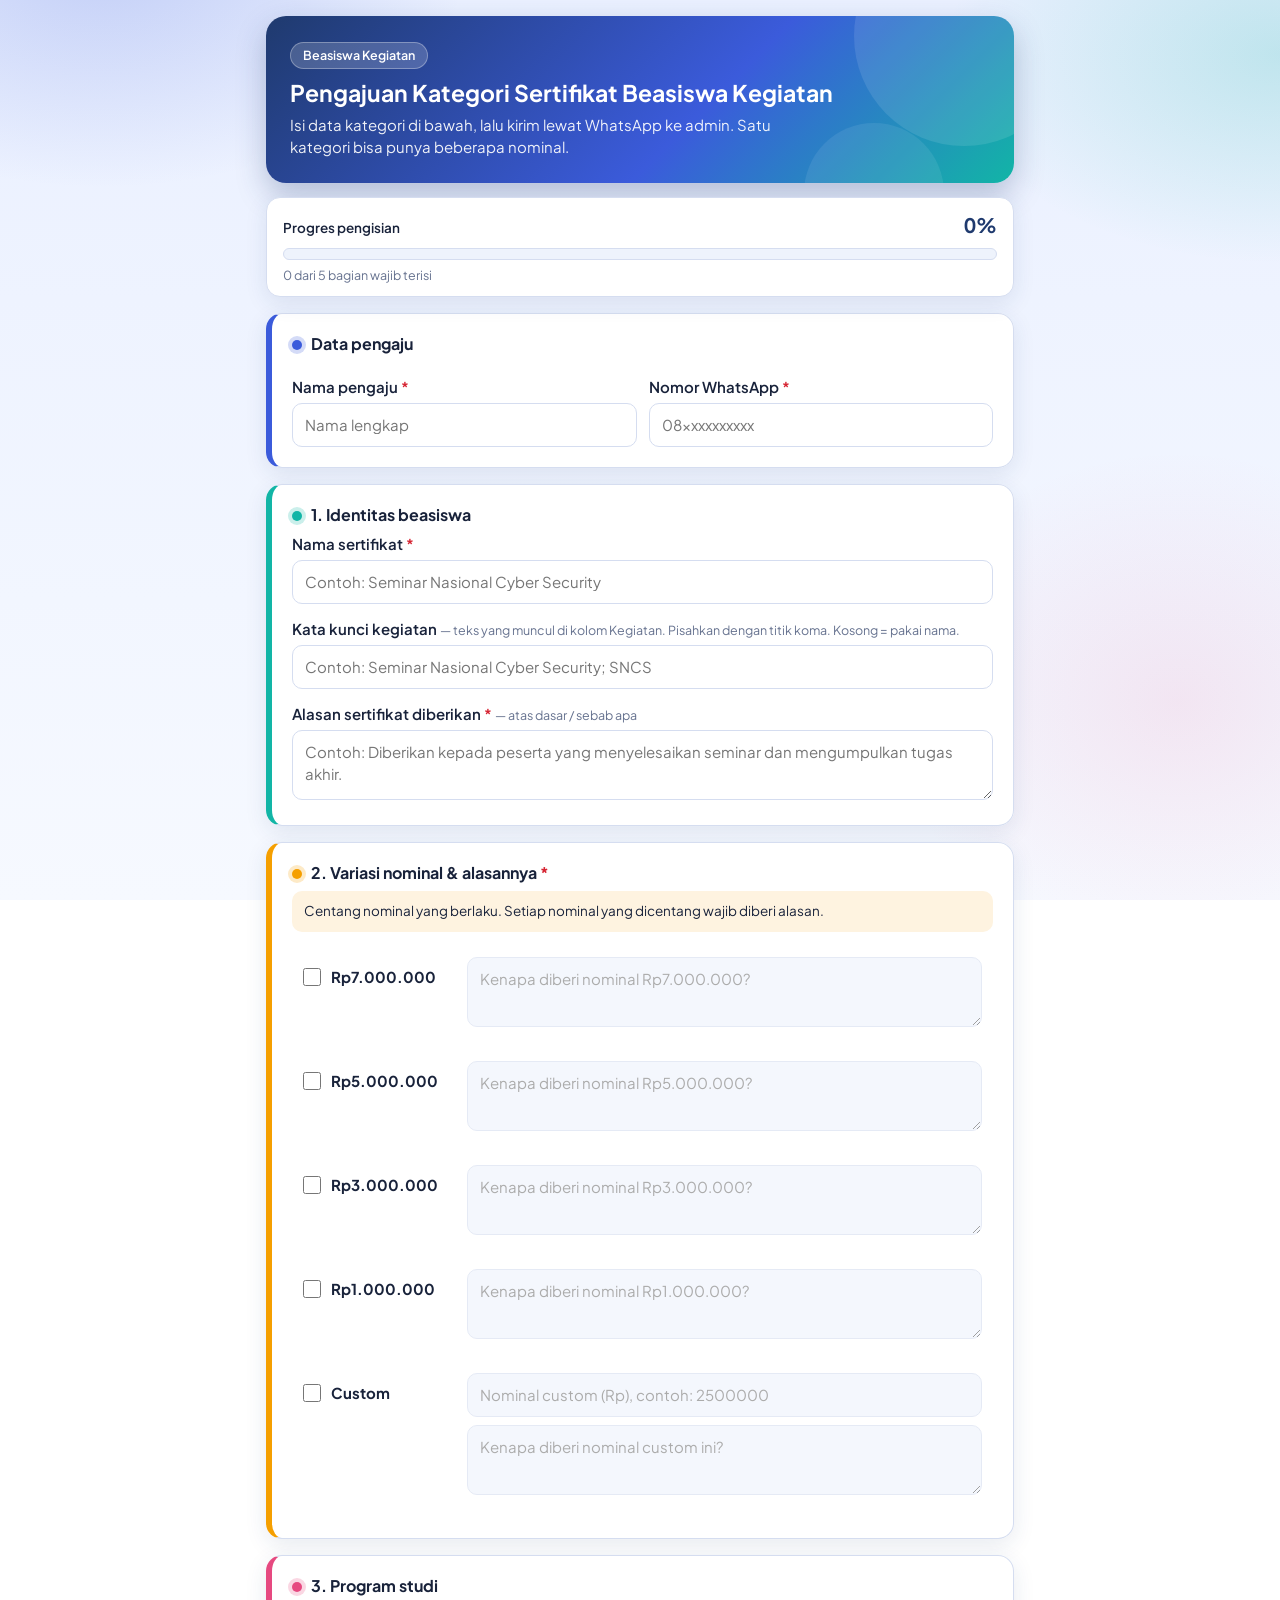
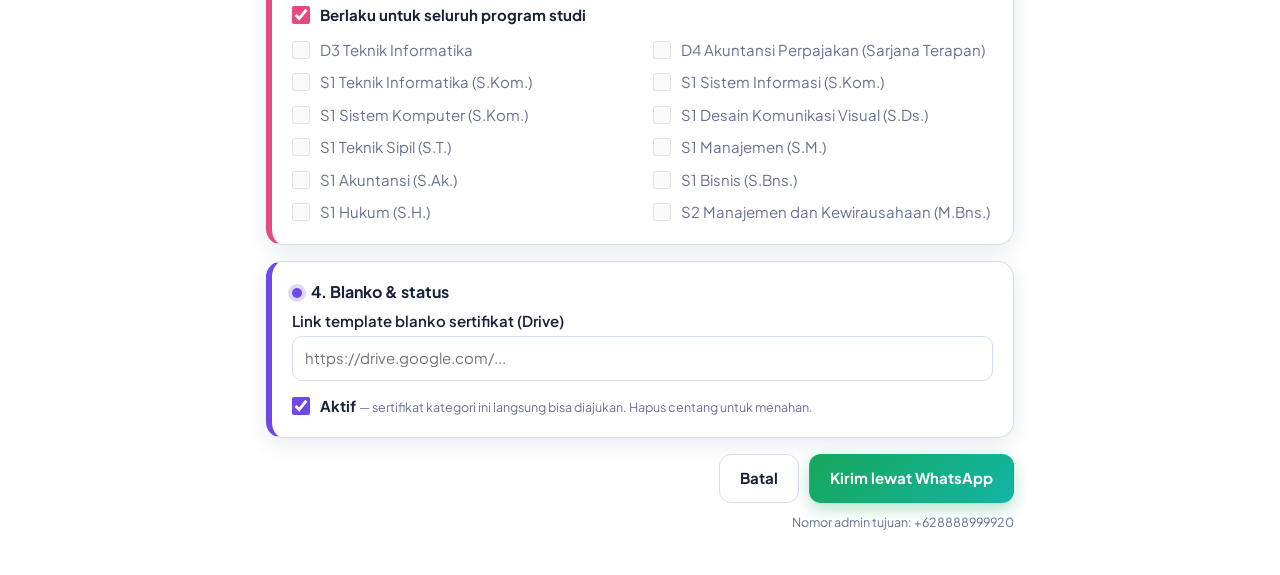
<file: ajukankategorisertifikat.html>
<!DOCTYPE html>
<html lang="id">
<head>
<meta charset="utf-8">
<meta name="viewport" content="width=device-width, initial-scale=1, viewport-fit=cover">
<title>Pengajuan Kategori Sertifikat Beasiswa Kegiatan</title>
<link rel="preconnect" href="https://fonts.googleapis.com">
<link href="https://fonts.googleapis.com/css2?family=Plus+Jakarta+Sans:wght@400;500;600;700&display=swap" rel="stylesheet">
<style>
:root{
  box-sizing:border-box;
  padding-top:env(safe-area-inset-top,0px);
  padding-bottom:env(safe-area-inset-bottom,0px);
  --bg:#eaf0ff; --bg2:#f6f9ff; --card:#ffffff; --ink:#18223a; --muted:#66728f; --line:#d5ddf0;
  --navy:#1f3a6e; --red:#d62432; --tint:#eef3fc; --ok:#17a65a;
  --h1:#1f3a6e; --h2:#3b5bdb; --h3:#12b5a6;
  --a1:#3b5bdb; --a2:#12b5a6; --a3:#f59f00; --a4:#e64980; --a5:#7048e8;
  --shadow:0 6px 22px rgba(31,58,110,.10);
}
@media (prefers-color-scheme:dark){
  :root:not([data-theme="light"]){
    --bg:#0c1222; --bg2:#101830; --card:#172039; --ink:#e8ecf6; --muted:#9aa6c2; --line:#2b3654;
    --navy:#9db8f0; --tint:#1d2845; --shadow:0 6px 22px rgba(0,0,0,.35);
  }
}
:root[data-theme="dark"]{
  --bg:#0c1222; --bg2:#101830; --card:#172039; --ink:#e8ecf6; --muted:#9aa6c2; --line:#2b3654;
  --navy:#9db8f0; --tint:#1d2845; --shadow:0 6px 22px rgba(0,0,0,.35);
}
html{scroll-padding-top:calc(env(safe-area-inset-top,0px) + 90px)}
*,*::before,*::after{box-sizing:inherit}
body{
  margin:0;color:var(--ink);
  font-family:"Plus Jakarta Sans",system-ui,-apple-system,"Segoe UI",sans-serif;font-size:15px;line-height:1.5;
  background:
    radial-gradient(520px 320px at 8% -4%, rgba(59,91,219,.22), transparent 70%),
    radial-gradient(480px 300px at 100% 6%, rgba(18,181,166,.20), transparent 70%),
    radial-gradient(420px 360px at 92% 78%, rgba(230,73,128,.10), transparent 70%),
    linear-gradient(180deg,var(--bg),var(--bg2));
  background-attachment:fixed;
  min-height:100vh;
}
.wrap{max-width:780px;margin:0 auto;padding:16px 16px 44px}

/* Hero */
.hero{
  position:relative;overflow:hidden;color:#fff;border-radius:20px;padding:26px 24px 24px;margin-bottom:14px;
  background:linear-gradient(135deg,var(--h1),var(--h2) 58%,var(--h3));
  box-shadow:0 12px 30px rgba(31,58,110,.28);
}
.hero::before,.hero::after{content:"";position:absolute;border-radius:50%;background:rgba(255,255,255,.10)}
.hero::before{width:220px;height:220px;right:-60px;top:-90px}
.hero::after{width:140px;height:140px;right:70px;bottom:-80px;background:rgba(255,255,255,.08)}
.hero .tag{display:inline-block;background:rgba(255,255,255,.18);border:1px solid rgba(255,255,255,.3);border-radius:999px;padding:3px 12px;font-size:12.5px;font-weight:600;margin-bottom:10px}
.hero h1{font-size:23px;line-height:1.25;margin:0 0 6px;position:relative}
.hero p{margin:0;opacity:.92;max-width:520px;position:relative}

/* Progress */
.progress{
  position:sticky;top:env(safe-area-inset-top,0px);z-index:20;margin-bottom:16px;
  background:var(--card);border:1px solid var(--line);border-radius:14px;padding:12px 16px 12px;box-shadow:var(--shadow);
}
.ptop{display:flex;justify-content:space-between;align-items:baseline;gap:10px}
.ptop span{font-weight:600;font-size:13.5px}
.ptop b{font-size:20px;font-variant-numeric:tabular-nums;color:var(--navy)}
.track{height:12px;background:var(--tint);border-radius:999px;overflow:hidden;margin:8px 0 6px;border:1px solid var(--line)}
.bar{height:100%;width:0;border-radius:999px;transition:width .35s ease,background .35s ease;
  background:linear-gradient(90deg,#f76707,#f59f00)}
.bar.mid{background:linear-gradient(90deg,#3b5bdb,#12b5a6)}
.bar.full{background:linear-gradient(90deg,#12b5a6,#17a65a)}
.pstat{font-size:12.5px;color:var(--muted)}
.pstat.done{color:var(--ok);font-weight:600}

/* Cards */
form{background:none;border:0;padding:0}
fieldset{
  --acc:var(--a1);
  background:var(--card);border:1px solid var(--line);border-left:6px solid var(--acc);
  border-radius:16px;padding:18px 20px 20px;margin:0 0 16px;min-width:0;box-shadow:var(--shadow);
}
fieldset:nth-of-type(1){--acc:var(--a1)}
fieldset:nth-of-type(2){--acc:var(--a2)}
fieldset:nth-of-type(3){--acc:var(--a3)}
fieldset:nth-of-type(4){--acc:var(--a4)}
fieldset:nth-of-type(5){--acc:var(--a5)}
legend{float:left;width:100%;font-weight:700;color:var(--ink);font-size:16px;padding:0;margin:0 0 6px}
legend::before{content:"";display:inline-block;width:10px;height:10px;border-radius:50%;background:var(--acc);margin-right:9px;box-shadow:0 0 0 4px color-mix(in srgb,var(--acc) 22%,transparent)}
fieldset > legend + *{clear:both}
label.f{display:block;font-weight:600;margin:14px 0 4px}
label.f small{font-weight:400;color:var(--muted)}
.req{color:var(--red)}
input[type=text],input[type=tel],input[type=url],input[type=number],textarea{
  width:100%;padding:10px 12px;border:1px solid var(--line);border-radius:10px;background:var(--card);color:var(--ink);font:inherit;
  transition:border-color .15s,box-shadow .15s}
textarea{min-height:70px;resize:vertical}
input:focus,textarea:focus{outline:none;border-color:var(--acc);box-shadow:0 0 0 3px color-mix(in srgb,var(--acc) 25%,transparent)}
button:focus-visible{outline:2px solid var(--navy);outline-offset:2px}
input:disabled,textarea:disabled{background:var(--tint);opacity:.6;cursor:not-allowed}
.hint{background:color-mix(in srgb,var(--acc) 12%,var(--card));border-radius:10px;padding:10px 12px;margin-top:8px;font-size:13.5px}
.row{display:grid;grid-template-columns:1fr 1fr;gap:12px}
@media(max-width:560px){.row{grid-template-columns:1fr}}

.nom{display:grid;grid-template-columns:150px 1fr;gap:10px 14px;align-items:start;margin-bottom:12px;padding:10px;border-radius:12px;border:1px dashed transparent;transition:background .15s,border-color .15s}
.nom:has(.nc:checked){background:color-mix(in srgb,var(--acc) 10%,var(--card));border-color:color-mix(in srgb,var(--acc) 45%,transparent)}
@media(max-width:560px){.nom{grid-template-columns:1fr}}
.nom .chk{display:flex;align-items:center;gap:10px;font-weight:700;padding-top:9px;cursor:pointer}
.nom .chk input{accent-color:var(--acc);width:18px;height:18px;margin:0}
.nom .body{display:flex;flex-direction:column;gap:8px}
.f-group.invalid > input,.f-group.invalid > textarea,.invalid .body textarea,.invalid .body input{border-color:var(--red)}
.err{color:var(--red);font-size:13px;margin-top:4px;display:none}
.invalid > .err,.invalid .body > .err{display:block}

.check{display:flex;align-items:center;gap:10px;cursor:pointer}
.check input{accent-color:var(--acc);width:18px;height:18px;margin:0}
.prodi{display:grid;grid-template-columns:1fr 1fr;gap:10px 20px;margin-top:12px}
@media(max-width:560px){.prodi{grid-template-columns:1fr}}
.prodi .check{color:var(--ink)}
.prodi.off .check{color:var(--muted)}
.aktif small{color:var(--muted)}
.actions{display:flex;gap:10px;justify-content:flex-end;flex-wrap:wrap;margin-top:4px}
button{font:inherit;font-weight:700;border-radius:12px;padding:12px 20px;cursor:pointer;border:1px solid var(--line);background:var(--card);color:var(--ink)}
button.wa{background:linear-gradient(135deg,#17a65a,#12b5a6);border-color:transparent;color:#fff;box-shadow:0 6px 16px rgba(23,166,90,.32)}
button.wa:hover{filter:brightness(.94)}
.note{font-size:12.5px;color:var(--muted);margin-top:10px;text-align:right}
@media (prefers-reduced-motion:reduce){.bar{transition:none}}
</style>
</head>
<body>
<div class="wrap">
  <header class="hero">
    <span class="tag">Beasiswa Kegiatan</span>
    <h1>Pengajuan Kategori Sertifikat Beasiswa Kegiatan</h1>
    <p>Isi data kategori di bawah, lalu kirim lewat WhatsApp ke admin. Satu kategori bisa punya beberapa nominal.</p>
  </header>

  <div class="progress" role="progressbar" aria-label="Progres pengisian" aria-valuemin="0" aria-valuemax="100" aria-valuenow="0" id="progress">
    <div class="ptop"><span>Progres pengisian</span><b id="pct">0%</b></div>
    <div class="track"><div class="bar" id="bar"></div></div>
    <div class="pstat" id="pstat">0 dari 5 bagian wajib terisi</div>
  </div>

  <form id="f" novalidate>
    <fieldset>
      <legend>Data pengaju</legend>
      <div class="row">
        <div class="f-group" data-f="pengaju">
          <label class="f" for="pengaju">Nama pengaju <span class="req">*</span></label>
          <input type="text" id="pengaju" autocomplete="name" placeholder="Nama lengkap">
          <div class="err">Nama pengaju wajib diisi.</div>
        </div>
        <div class="f-group" data-f="wa">
          <label class="f" for="wa">Nomor WhatsApp <span class="req">*</span></label>
          <input type="tel" id="wa" autocomplete="tel" placeholder="08xxxxxxxxxx">
          <div class="err">Masukkan nomor WhatsApp yang valid.</div>
        </div>
      </div>
    </fieldset>

    <fieldset>
      <legend>1. Identitas beasiswa</legend>
      <div class="f-group" data-f="nama">
        <label class="f" for="nama">Nama sertifikat <span class="req">*</span></label>
        <input type="text" id="nama" placeholder="Contoh: Seminar Nasional Cyber Security">
        <div class="err">Nama sertifikat wajib diisi.</div>
      </div>
      <div class="f-group" data-f="kunci">
        <label class="f" for="kunci">Kata kunci kegiatan <small>— teks yang muncul di kolom Kegiatan. Pisahkan dengan titik koma. Kosong = pakai nama.</small></label>
        <input type="text" id="kunci" placeholder="Contoh: Seminar Nasional Cyber Security; SNCS">
      </div>
      <div class="f-group" data-f="alasan">
        <label class="f" for="alasan">Alasan sertifikat diberikan <span class="req">*</span> <small>— atas dasar / sebab apa</small></label>
        <textarea id="alasan" placeholder="Contoh: Diberikan kepada peserta yang menyelesaikan seminar dan mengumpulkan tugas akhir."></textarea>
        <div class="err">Alasan sertifikat diberikan wajib diisi.</div>
      </div>
    </fieldset>

    <fieldset>
      <legend>2. Variasi nominal &amp; alasannya <span class="req">*</span></legend>
      <div class="hint" style="margin:0 0 14px">Centang nominal yang berlaku. Setiap nominal yang dicentang wajib diberi alasan.</div>
      <div id="noms"></div>
      <div class="f-group" data-f="nomAny"><div class="err">Centang minimal satu nominal.</div></div>
    </fieldset>

    <fieldset>
      <legend>3. Program studi</legend>
      <label class="check"><input type="checkbox" id="semua" checked> <b>Berlaku untuk seluruh program studi</b></label>
      <div class="prodi off" id="prodi"></div>
      <div class="f-group" data-f="prodi"><div class="err">Pilih minimal satu program studi, atau centang "seluruh program studi".</div></div>
    </fieldset>

    <fieldset>
      <legend>4. Blanko &amp; status</legend>
      <div class="f-group" data-f="blanko">
        <label class="f" for="blanko">Link template blanko sertifikat (Drive)</label>
        <input type="url" id="blanko" placeholder="https://drive.google.com/...">
        <div class="err">Link harus diawali https://</div>
      </div>
      <label class="check aktif" style="margin-top:14px"><input type="checkbox" id="aktif" checked> <span><b>Aktif</b> <small>— sertifikat kategori ini langsung bisa diajukan. Hapus centang untuk menahan.</small></span></label>
    </fieldset>

    <div class="actions">
      <button type="button" id="reset">Batal</button>
      <button type="submit" class="wa">Kirim lewat WhatsApp</button>
    </div>
    <div class="note">Nomor admin tujuan: <span id="adminShow"></span></div>
  </form>
</div>

<script>
// Ganti dengan nomor WhatsApp admin (format internasional, tanpa + dan tanpa 0 di depan)
var ADMIN_WA = "628888999920";

var NOMINALS = ["Rp7.000.000","Rp5.000.000","Rp3.000.000","Rp1.000.000"];
var PRODI = [
  "D3 Teknik Informatika","D4 Akuntansi Perpajakan (Sarjana Terapan)",
  "S1 Teknik Informatika (S.Kom.)","S1 Sistem Informasi (S.Kom.)",
  "S1 Sistem Komputer (S.Kom.)","S1 Desain Komunikasi Visual (S.Ds.)",
  "S1 Teknik Sipil (S.T.)","S1 Manajemen (S.M.)",
  "S1 Akuntansi (S.Ak.)","S1 Bisnis (S.Bns.)",
  "S1 Hukum (S.H.)","S2 Manajemen dan Kewirausahaan (M.Bns.)"
];

var $ = function(id){return document.getElementById(id)};
var form = $("f");
$("adminShow").textContent = "+" + ADMIN_WA;

// Bangun baris nominal
var nomsEl = $("noms");
NOMINALS.forEach(function(n,i){
  var d = document.createElement("div");
  d.className = "nom"; d.dataset.idx = i;
  d.innerHTML =
    '<label class="chk"><input type="checkbox" class="nc"> ' + n + '</label>' +
    '<div class="body"><textarea class="nr" disabled placeholder="Kenapa diberi nominal ' + n + '?"></textarea>' +
    '<div class="err">Alasan untuk ' + n + ' wajib diisi.</div></div>';
  nomsEl.appendChild(d);
});
var c = document.createElement("div");
c.className = "nom"; c.dataset.custom = "1";
c.innerHTML =
  '<label class="chk"><input type="checkbox" class="nc"> Custom</label>' +
  '<div class="body"><input type="number" class="cv" min="1" inputmode="numeric" disabled placeholder="Nominal custom (Rp), contoh: 2500000">' +
  '<textarea class="nr" disabled placeholder="Kenapa diberi nominal custom ini?"></textarea>' +
  '<div class="err">Isi nominal custom dan alasannya.</div></div>';
nomsEl.appendChild(c);

nomsEl.addEventListener("change", function(e){
  if(!e.target.classList.contains("nc")) return;
  var row = e.target.closest(".nom");
  var on = e.target.checked;
  row.querySelectorAll(".nr,.cv").forEach(function(el){ el.disabled = !on; });
  if(!on){ row.classList.remove("invalid"); }
  else { var first = row.querySelector(".cv") || row.querySelector(".nr"); first.focus(); }
  $("noms").parentNode.querySelector('[data-f="nomAny"]').classList.remove("invalid");
});

// Bangun daftar prodi
var prodiEl = $("prodi");
PRODI.forEach(function(p){
  var l = document.createElement("label");
  l.className = "check";
  l.innerHTML = '<input type="checkbox" class="pc" disabled> ' + p;
  prodiEl.appendChild(l);
});
$("semua").addEventListener("change", function(){
  var all = this.checked;
  prodiEl.classList.toggle("off", all);
  prodiEl.querySelectorAll(".pc").forEach(function(cb){ cb.disabled = all; if(all) cb.checked = false; });
  form.querySelector('[data-f="prodi"]').classList.remove("invalid");
});

function setErr(key, bad){
  var g = form.querySelector('[data-f="'+key+'"]');
  if(g) g.classList.toggle("invalid", bad);
  return bad;
}
function rupiah(n){ return "Rp" + Number(n).toLocaleString("id-ID"); }

form.addEventListener("submit", function(e){
  e.preventDefault();
  var bad = false;
  var v = {
    pengaju:$("pengaju").value.trim(), wa:$("wa").value.trim(),
    nama:$("nama").value.trim(), kunci:$("kunci").value.trim(),
    alasan:$("alasan").value.trim(), blanko:$("blanko").value.trim()
  };
  bad = setErr("pengaju", !v.pengaju) || bad;
  bad = setErr("wa", !/^(\+?62|0)8[0-9]{7,12}$/.test(v.wa.replace(/[\s-]/g,""))) || bad;
  bad = setErr("nama", !v.nama) || bad;
  bad = setErr("alasan", !v.alasan) || bad;
  bad = setErr("blanko", v.blanko !== "" && !/^https?:\/\/\S+\.\S+/.test(v.blanko)) || bad;

  // Nominal: tiap yang dicentang wajib beralasan
  var chosen = [];
  var anyChecked = false;
  nomsEl.querySelectorAll(".nom").forEach(function(row){
    var cb = row.querySelector(".nc");
    row.classList.remove("invalid");
    if(!cb.checked) return;
    anyChecked = true;
    var reason = row.querySelector(".nr").value.trim();
    var label, ok = !!reason;
    if(row.dataset.custom){
      var amt = row.querySelector(".cv").value.trim();
      ok = ok && Number(amt) > 0;
      label = amt ? rupiah(amt) + " (custom)" : "Custom";
    } else {
      label = NOMINALS[row.dataset.idx];
    }
    if(!ok){ row.classList.add("invalid"); bad = true; }
    else chosen.push({label:label, reason:reason});
  });
  bad = setErr("nomAny", !anyChecked) || bad;

  // Program studi
  var prodiList = [];
  var semua = $("semua").checked;
  if(!semua){
    prodiEl.querySelectorAll(".pc").forEach(function(cb){
      if(cb.checked) prodiList.push(cb.parentNode.textContent.trim());
    });
  }
  bad = setErr("prodi", !semua && prodiList.length === 0) || bad;

  if(bad){
    var first = form.querySelector(".invalid");
    if(first) first.scrollIntoView({behavior:"smooth", block:"center"});
    return;
  }

  var msg =
    "*PENGAJUAN KATEGORI SERTIFIKAT BEASISWA KEGIATAN*\n\n" +
    "*Pengaju*\nNama: " + v.pengaju + "\nNo. WA: " + v.wa + "\n\n" +
    "*1. Identitas beasiswa*\n" +
    "Nama sertifikat: " + v.nama + "\n" +
    "Kata kunci kegiatan: " + (v.kunci || v.nama + " (pakai nama)") + "\n" +
    "Alasan sertifikat diberikan: " + v.alasan + "\n\n" +
    "*2. Variasi nominal & alasannya*\n" +
    chosen.map(function(n,i){ return (i+1) + ") " + n.label + "\nAlasan: " + n.reason; }).join("\n") + "\n\n" +
    "*3. Program studi*\n" +
    (semua ? "Berlaku untuk seluruh program studi" : prodiList.map(function(p){return "- " + p;}).join("\n")) + "\n\n" +
    "*4. Blanko & status*\n" +
    "Link blanko: " + (v.blanko || "-") + "\n" +
    "Status: " + ($("aktif").checked ? "Aktif (langsung bisa diajukan)" : "Ditahan");

  window.open("https://wa.me/" + ADMIN_WA + "?text=" + encodeURIComponent(msg), "_blank", "noopener");
});

$("reset").addEventListener("click", function(){
  form.reset();
  nomsEl.querySelectorAll(".nr,.cv").forEach(function(el){ el.disabled = true; });
  prodiEl.classList.add("off");
  prodiEl.querySelectorAll(".pc").forEach(function(cb){ cb.disabled = true; });
  form.querySelectorAll(".invalid").forEach(function(g){ g.classList.remove("invalid"); });
});

// ===== Progres pengisian 0-100% =====
function updateProgress(){
  var okPengaju = $("pengaju").value.trim() !== "";
  var okWa = /^(\+?62|0)8[0-9]{7,12}$/.test($("wa").value.trim().replace(/[\s-]/g,""));
  var okNama = $("nama").value.trim() !== "";
  var okAlasan = $("alasan").value.trim() !== "";

  var rows = nomsEl.querySelectorAll(".nom"), any = false, allOk = true;
  rows.forEach(function(row){
    if(!row.querySelector(".nc").checked) return;
    any = true;
    var ok = row.querySelector(".nr").value.trim() !== "";
    if(row.dataset.custom) ok = ok && Number(row.querySelector(".cv").value) > 0;
    if(!ok) allOk = false;
  });
  var okNom = any && allOk;

  var okProdi = $("semua").checked || prodiEl.querySelectorAll(".pc:checked").length > 0;

  // Program studi sudah valid secara bawaan (seluruh prodi tercentang), jadi tidak dihitung
  // sebagai langkah isian. Ia hanya menahan progres di bawah 100% bila dikosongkan.
  var checks = [okPengaju, okWa, okNama, okAlasan, okNom];
  var done = checks.filter(Boolean).length;
  var pct = Math.round(done / checks.length * 100);
  if(pct === 100 && !okProdi) pct = 95;

  $("pct").textContent = pct + "%";
  $("bar").style.width = pct + "%";
  $("bar").className = "bar" + (pct === 100 ? " full" : pct >= 50 ? " mid" : "");
  $("progress").setAttribute("aria-valuenow", pct);
  var st = $("pstat");
  st.className = "pstat" + (pct === 100 ? " done" : "");
  st.textContent = pct === 100
    ? "Semua bagian wajib sudah terisi. Siap dikirim."
    : (done === checks.length && !okProdi)
      ? "Tinggal pilih program studi, atau centang \"seluruh program studi\"."
      : done + " dari " + checks.length + " bagian wajib terisi";
}
form.addEventListener("input", updateProgress);
form.addEventListener("change", updateProgress);
form.addEventListener("reset", function(){ setTimeout(updateProgress, 0); });
updateProgress();
</script>
</body>
</html>
</file>
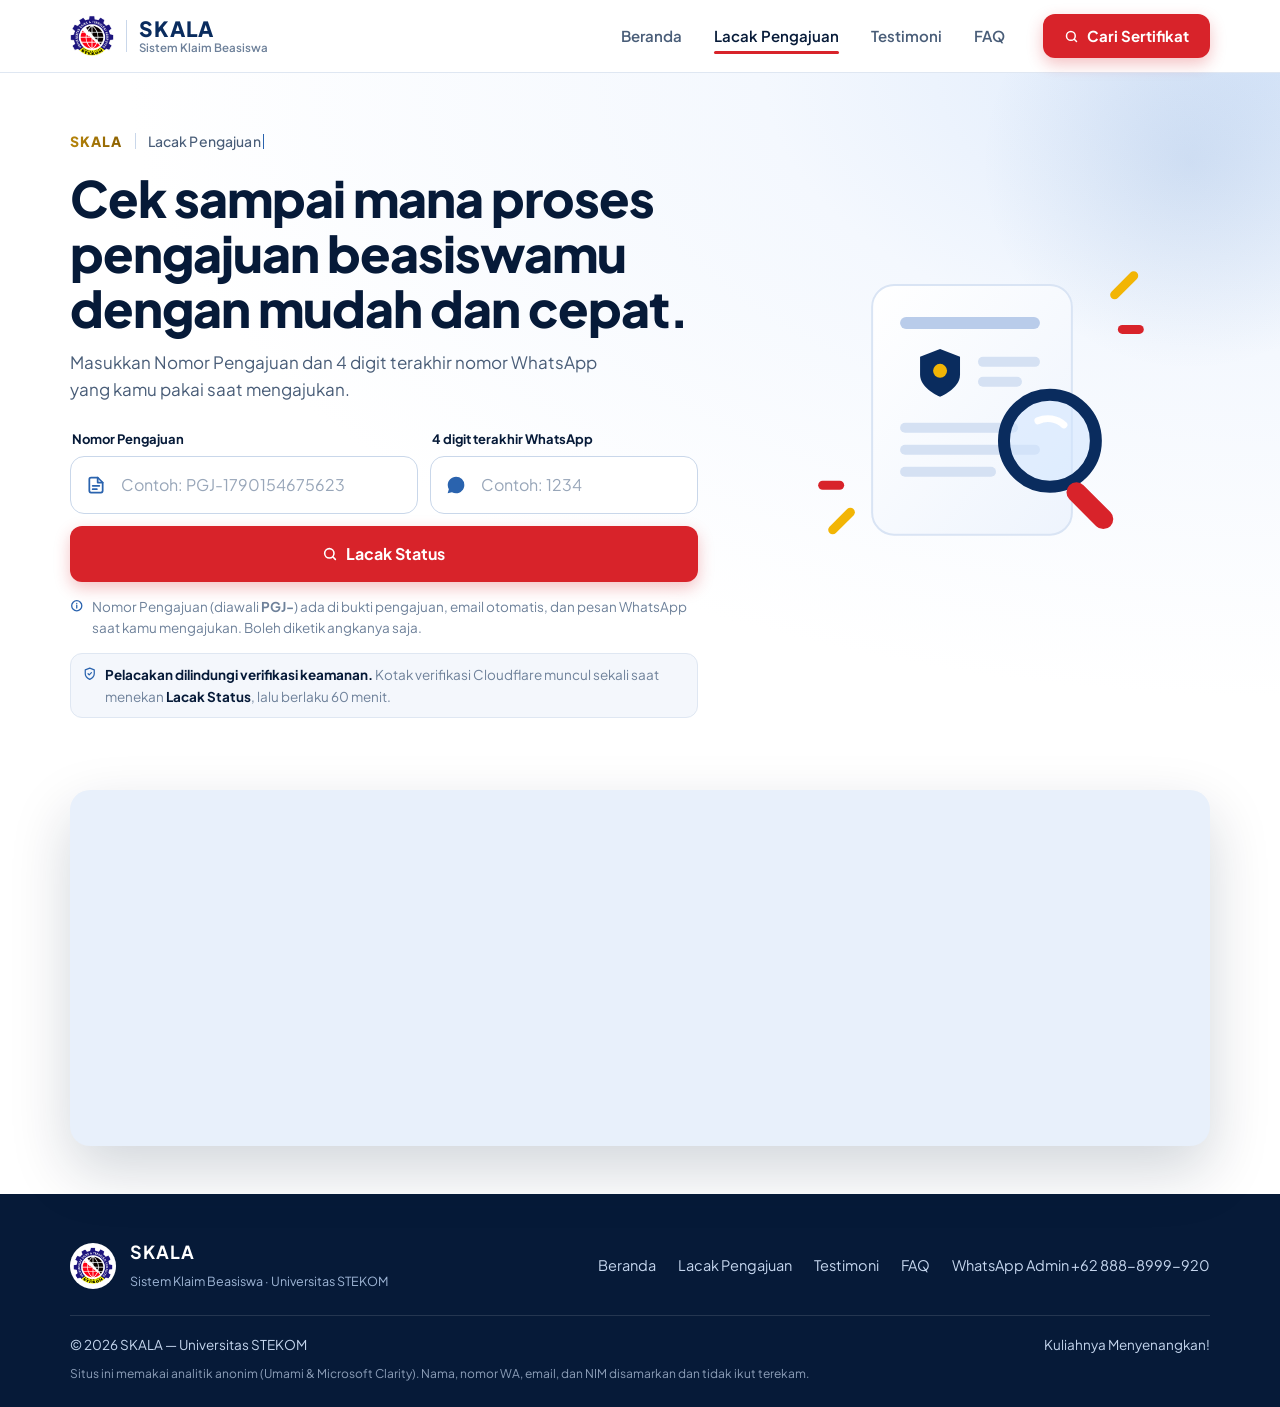
<file: lacak.html>
<!DOCTYPE html>
<html lang="id">
<head>
<meta charset="UTF-8">
<meta name="viewport" content="width=device-width, initial-scale=1, viewport-fit=cover">
<meta name="theme-color" content="#0A2C5E">
<title>Cek Progres Pengajuan Beasiswa STEKOM | SKALA</title>
<meta name="description" content="Lacak status pengajuan beasiswa sertifikatmu di Universitas STEKOM: Di Proses, Diterima, Diajukan, sampai Aktif. Cukup Nomor Pengajuan dan 4 digit WA.">
<link rel="canonical" href="https://skala.stekom.ac.id/lacak">
<meta name="robots" content="index, follow, max-image-preview:large">
<script type="application/ld+json">{"@context": "https://schema.org", "@type": "BreadcrumbList", "itemListElement": [{"@type": "ListItem", "position": 1, "name": "Beranda", "item": "https://skala.stekom.ac.id/"}, {"@type": "ListItem", "position": 2, "name": "Cek Progres Pengajuan", "item": "https://skala.stekom.ac.id/lacak"}]}</script>
<meta property="og:type" content="website">
<meta property="og:locale" content="id_ID">
<meta property="og:site_name" content="SKALA — Universitas STEKOM">
<meta property="og:title" content="Cek Progres Pengajuan Beasiswa — SKALA">
<meta property="og:description" content="Lihat status pengajuan beasiswa sertifikatmu: Di Proses, Diterima, Diajukan, sampai Aktif.">
<meta property="og:url" content="https://skala.stekom.ac.id/lacak">
<meta property="og:image" content="https://skala.stekom.ac.id/assets/og-lacak.jpg?v=1">
<meta name="twitter:card" content="summary_large_image">
<meta name="twitter:image" content="https://skala.stekom.ac.id/assets/og-lacak.jpg?v=1">
<link rel="icon" href="/favicon.ico?v=3" sizes="any">
<link rel="icon" type="image/png" sizes="32x32" href="/assets/favicon-32.png?v=1">
<link rel="apple-touch-icon" href="/assets/apple-touch-icon.png?v=1">
<link rel="manifest" href="/manifest.webmanifest">
<link rel="preconnect" href="https://script.google.com">
<link rel="preload" href="/assets/font/plus-jakarta-sans-var.woff2" as="font" type="font/woff2" crossorigin>
<link rel="stylesheet" href="/assets/skala-turunan.css?v=13">
<style>
/* ---------------- Hero & formulir ---------------- */
.lacak-grid{position:relative;display:grid;grid-template-columns:minmax(0,1.15fr) minmax(0,.85fr);gap:24px 48px;align-items:center}
.formulir{margin-top:26px;display:grid;grid-template-columns:minmax(0,1.3fr) minmax(0,1fr);gap:12px}
.formulir .btn{grid-column:1/-1;height:56px;font-size:16px}
.formulir label{display:block}
.formulir .label{display:block;font-size:13px;font-weight:700;color:var(--navy-900);margin:0 0 6px 2px}
.formulir .field.salah .input{border-color:var(--err);animation:goyang .35s}
@keyframes goyang{20%,60%{transform:translateX(-5px)}40%,80%{transform:translateX(5px)}}
.catatan{display:flex;gap:8px;align-items:flex-start;margin-top:14px;font-size:13.5px;color:var(--text-3)}
.catatan .ico{color:var(--navy-500);margin-top:3px}
.catatan--aman{padding:10px 12px;border-radius:12px;background:#F4F7FC;border:1px solid var(--border)}
.catatan--aman.is-ok{background:#E9F7EF;border-color:#BEE7D0}
.catatan--aman.is-ok .ico{color:var(--ok-fg)}
.catatan--aman b{color:var(--navy-900)}
.galat{display:flex;gap:10px;align-items:flex-start;margin-top:14px;padding:12px 14px;border-radius:12px;background:var(--red-50);border:1px solid #F6C9CB;color:#8A1C1C;font-size:14.5px;font-weight:600;animation:masuk .3s}
.galat .ico{margin-top:3px;font-size:17px}
.btn .putar{width:18px;height:18px;border-radius:50%;border:2.5px solid rgba(255,255,255,.4);border-top-color:#fff;animation:spin .8s linear infinite}

/* ilustrasi */
.ilustrasi{position:relative;justify-self:center;width:min(100%,380px);aspect-ratio:1/0.92}
.ilustrasi svg{width:100%;height:100%;overflow:visible}
.ilustrasi .kertas{animation:apungIlustrasi 6s ease-in-out infinite}
.ilustrasi .lup{transform-origin:280px 210px;animation:pindai 4.5s ease-in-out infinite}
@keyframes pindai{0%,100%{transform:translate(0,0) rotate(0)}35%{transform:translate(-46px,-40px) rotate(-6deg)}70%{transform:translate(-10px,-78px) rotate(4deg)}}
.ilustrasi .kilau{animation:kedip 2.8s ease-in-out infinite}
@keyframes kedip{0%,100%{opacity:.35}50%{opacity:1}}

/* ---------------- Hasil ---------------- */
.hasil{padding:8px 0 64px}
.kartu-hasil{background:#fff;border:1px solid var(--border);border-radius:24px;box-shadow:var(--sh-2);padding:26px;animation:masuk .45s cubic-bezier(.2,.7,.2,1)}
.kembali{display:inline-flex;align-items:center;gap:6px;border:0;background:none;color:var(--navy-500);font-weight:700;font-size:14px;padding:4px 0}
.kembali:hover{text-decoration:underline}
.kartu-hasil h2{font-size:24px;color:var(--navy-900);margin:8px 0 16px}
.info-grid{display:grid;grid-template-columns:repeat(4,minmax(0,1fr));gap:1px;background:var(--border);border-radius:16px;overflow:hidden;border:1px solid var(--border)}
.info-grid > div{background:var(--bg-soft);padding:14px 18px;min-width:0}
.info-grid small{display:block;font-size:12.5px;color:var(--text-3);font-weight:600}
.info-grid b{display:flex;align-items:center;gap:8px;font-size:16.5px;color:var(--navy-900);margin-top:2px;word-break:break-word}
.salin{border:0;background:#fff;border:1px solid var(--border-2);color:var(--navy-500);width:30px;height:30px;border-radius:9px;display:grid;place-items:center;flex:none;font-size:15px}
.salin:hover{background:var(--navy-100)}

.status-kartu{--w:#2A63AE;--bg:#E8F0FB;--bd:#C4D7F3;display:grid;grid-template-columns:auto minmax(0,1fr) minmax(0,1.2fr);align-items:center;gap:18px;margin-top:18px;
  padding:20px 22px;border-radius:18px;background:var(--bg);border:1.5px solid var(--bd)}
.status-kartu.st-diterima,.status-kartu.st-aktif{--w:#16A34A;--bg:#E6F6EC;--bd:#B6E3C6}
.status-kartu.st-diajukan{--w:#D99A00;--bg:#FFF6DE;--bd:#F2D68B}
.status-kartu.st-ditolak{--w:#C81E24;--bg:#FDECEC;--bd:#F3B4B6}
.status-kartu.st-dibuka{--w:#5C6B82;--bg:#EEF1F6;--bd:#D3DAE5}
.status-ikon{width:60px;height:60px;border-radius:50%;display:grid;place-items:center;background:var(--w);color:#fff;font-size:30px;box-shadow:0 10px 24px rgba(0,0,0,.12);animation:denyutStatus 2.4s ease-in-out infinite}
@keyframes denyutStatus{0%,100%{transform:scale(1)}50%{transform:scale(1.07)}}
.status-kartu small{display:block;font-size:13px;font-weight:700;color:var(--w)}
.status-kartu b{display:block;font-size:30px;line-height:1.1;font-weight:800;color:var(--w)}
.status-kartu p{font-size:14.5px;color:var(--text-2);padding-left:18px;border-left:2px solid var(--bd)}

.judul-kecil{font-size:17px;color:var(--navy-900);margin:26px 0 14px}
.tahap{list-style:none;padding:0;display:grid;grid-template-columns:repeat(4,minmax(0,1fr));position:relative}
.tahap li{position:relative;padding-top:52px;padding-right:10px}
.tahap li::before{content:"";position:absolute;left:44px;right:-4px;top:19px;height:3px;border-radius:3px;background:#DCE3EE}
.tahap li:last-child::before{display:none}
.tahap li::after{content:"";position:absolute;left:44px;top:19px;height:3px;border-radius:3px;background:var(--navy-500);width:calc(100% - 40px);transform:scaleX(0);transform-origin:left center;transition:transform .7s ease var(--tunda,0s)}
.tahap li.selesai::after{transform:scaleX(1)}
.tahap li:last-child::after{display:none}
.tahap .bulat{position:absolute;left:0;top:0;width:40px;height:40px;border-radius:50%;display:grid;place-items:center;font-size:20px;background:#fff;border:3px solid #DCE3EE;color:#A8B4C6;
  transform:scale(.6);opacity:0;transition:transform .45s cubic-bezier(.3,1.6,.5,1) var(--tunda,0s),opacity .3s var(--tunda,0s)}
.tahap.tampil .bulat{transform:none;opacity:1}
.tahap li.selesai .bulat{background:var(--navy-500);border-color:var(--navy-500);color:#fff}
.tahap li.sekarang .bulat{background:#F2B505;border-color:#F2B505;color:#fff;box-shadow:0 0 0 6px rgba(242,181,5,.22)}
.tahap li.batal .bulat{background:#F3F5F9;border-color:#E3E8F0;color:#C3CCD8}
.tahap b{display:block;font-size:15px;color:var(--navy-900)}
.tahap span{display:block;font-size:13.5px;color:var(--text-3);margin-top:2px}
.tahap li.sekarang b,.tahap li.sekarang span{color:#B47C00}
.tahap li.batal b{color:#A8B4C6}

.detail{display:flex;gap:16px;margin-top:24px;padding:18px 20px;border-radius:16px;border:1px solid var(--border);background:#FAFCFF}
.detail__ikon{flex:none;width:46px;height:46px;border-radius:14px;display:grid;place-items:center;background:var(--navy-100);color:var(--navy-800);font-size:22px}
.detail b{font-size:16.5px;color:var(--navy-900)}
.detail p{margin-top:4px;color:var(--text-2);font-size:15px}
.lencana{display:inline-flex;align-items:center;gap:6px;margin-left:8px;padding:3px 9px;border-radius:var(--pill);background:var(--gold-50);border:1px solid #F4DEAD;color:#8A5200;font-size:12px;font-weight:700;vertical-align:2px}
.kartu-tautan{margin-top:14px;padding:16px 18px;border-radius:16px;background:#F3F8FF;border:1px solid #D6E4F7;display:grid;gap:10px}
.kartu-tautan b{color:var(--navy-900);font-size:15px}
.kartu-tautan p{margin:0;font-size:13.5px;color:var(--text-2)}
.kartu-tautan__aksi{display:flex;flex-wrap:wrap;gap:8px}
.kartu-tautan__aksi .btn{padding:9px 14px;font-size:14px;min-height:0}
.langsung{display:inline-flex;align-items:center;gap:6px;font-size:12.5px;font-weight:700;color:#15803D;background:#ECFDF3;border-radius:999px;padding:3px 10px;margin-left:8px;vertical-align:middle}
.langsung i{width:7px;height:7px;border-radius:50%;background:#16A34A;animation:denyut 1.6s ease-in-out infinite}
@keyframes denyut{0%,100%{opacity:1}50%{opacity:.25}}
.field.is-tautan{opacity:.6}
.diperbarui{display:flex;align-items:center;gap:8px;margin-top:12px;padding-top:12px;border-top:1px dashed var(--border-2);font-size:13.5px;color:var(--text-3)}
.diperbarui b{font-size:inherit;color:var(--navy-900)}

.ringkas{display:flex;flex-wrap:wrap;gap:8px;margin-top:16px}
.pil{display:inline-flex;align-items:center;gap:6px;padding:7px 12px;border-radius:var(--pill);background:var(--bg-soft);border:1px solid var(--border);font-size:13.5px;font-weight:700;color:var(--navy-900)}
.pil small{font-weight:600;color:var(--text-3)}

.tindakan{display:flex;align-items:center;gap:16px;margin-top:18px;padding:18px 20px;border-radius:16px;background:linear-gradient(135deg,#EAF2FD,#F7FAFF);border:1px solid #CFDDF2}
.tindakan.merah{background:linear-gradient(135deg,#FDECEC,#FFF7F7);border-color:#F6C9CB}
.tindakan__ikon{flex:none;width:46px;height:46px;border-radius:50%;display:grid;place-items:center;background:var(--navy-500);color:#fff;font-size:22px}
.tindakan.merah .tindakan__ikon{background:var(--red-600)}
.tindakan > div{flex:1;min-width:0}
.tindakan b{font-size:16.5px;color:var(--navy-900)}
.tindakan p{margin-top:3px;font-size:15px;color:var(--text-2)}
.tindakan .btn{flex:none}
.kartu-nim{margin-top:14px;padding:18px 20px;border-radius:16px;border:1.5px dashed #C4D7F3;background:#fff}
.kartu-nim__kepala{display:flex;align-items:center;gap:10px}
.kartu-nim__ikon{flex:none;width:36px;height:36px;border-radius:12px;display:grid;place-items:center;background:var(--navy-100);color:var(--navy-800);font-size:18px}
.kartu-nim--tunggu .kartu-nim__ikon{background:#FDEBC2;color:#8A5200}
.kartu-nim--ok{border-style:solid;border-color:#BEE7D0;background:#EDF8F1}
.kartu-nim--ok .kartu-nim__ikon{background:#CDEFD9;color:#0B6B3D}
.kartu-nim h3{font-size:16px;line-height:1.35;color:var(--navy-900)}
.kartu-nim__alt a{display:inline-flex;align-items:center;gap:6px}
.kartu-nim p{margin-top:4px;font-size:14.5px;color:var(--text-2)}
.kartu-nim__baris{display:flex;gap:10px;margin-top:12px}
.kartu-nim__baris .input{flex:1;min-width:0;height:52px;letter-spacing:.06em;font-variant-numeric:tabular-nums}
.kartu-nim__baris .btn{flex:none}
.kartu-nim__alt{display:flex;flex-wrap:wrap;align-items:center;gap:6px 14px;margin-top:10px;font-size:13.5px;color:var(--text-3)}
.kartu-nim__alt a,.kartu-nim__alt button{color:var(--navy-500);background:none;border:0;padding:0;font:inherit;font-weight:700;cursor:pointer;text-decoration:none}
.kartu-nim__galat{margin-top:8px;font-size:13.5px;color:var(--red-700);font-weight:600}
.kartu-nim--tunggu{border-style:solid;border-color:#F4DEAD;background:#FFF8E1}
.kartu-nim .catatan-tolak{margin-top:8px;padding:8px 12px;border-radius:10px;background:#FDECEC;color:#9B1C1C;font-size:13.5px}

.rangka{border-radius:24px;border:1px solid var(--border);background:#fff;padding:26px}
.kilat{position:relative;overflow:hidden;background:#EEF2F8;border-radius:12px}
.kilat::after{content:"";position:absolute;inset:0;background:linear-gradient(90deg,transparent,rgba(255,255,255,.6),transparent);transform:translateX(-100%);animation:kilat 1.2s linear infinite}
@keyframes kilat{to{transform:translateX(100%)}}

.konfeti{position:fixed;inset:0;pointer-events:none;z-index:80;overflow:hidden}
.konfeti i{position:absolute;top:-12px;width:9px;height:14px;border-radius:2px;animation:jatuh 1.8s ease-in forwards}
@keyframes jatuh{to{transform:translateY(105vh) rotate(540deg);opacity:.2}}

@media (max-width:980px){
  .lacak-grid{grid-template-columns:1fr}
  .ilustrasi{display:none}
  .info-grid{grid-template-columns:repeat(2,minmax(0,1fr))}
}
@media (max-width:640px){
  .formulir{grid-template-columns:1fr}
  .kartu-hasil{padding:18px;border-radius:20px}
  .info-grid{grid-template-columns:1fr}
  .status-kartu{grid-template-columns:auto 1fr}
  .status-kartu p{grid-column:1/-1;padding-left:0;border-left:0;border-top:1px solid var(--bd);padding-top:12px}
  .status-kartu b{font-size:25px}
  /* tahapan vertikal di HP */
  .tahap{grid-template-columns:1fr;gap:0}
  .tahap li{padding:2px 0 26px 58px;min-height:62px}
  .tahap li::before,.tahap li::after{left:19px;right:auto;top:44px;width:3px;height:calc(100% - 44px)}
  .tahap li::after{width:3px;height:calc(100% - 44px);transform:scaleY(0);transform-origin:center top;transition:transform .7s ease var(--tunda,0s)}
  .tahap li.selesai::after{transform:scaleY(1)}
  .kartu-hasil h2{font-size:20px;margin:6px 0 12px}
  .info-grid > div{padding:11px 14px}
  .info-grid small{font-size:12px}
  .info-grid b{font-size:15px}
  .status-kartu{padding:16px;gap:12px}
  .status-kartu p{font-size:13.5px;line-height:1.55}
  .detail,.tindakan{display:grid;grid-template-columns:34px minmax(0,1fr);column-gap:10px;row-gap:6px;align-items:center;padding:14px}
  .detail > div,.tindakan > div{display:contents}
  .detail > div > *,.tindakan > div > *,.tindakan > .btn{grid-column:1/-1}
  .detail > div > b,.tindakan > div > b{grid-column:2;font-size:15.5px;line-height:1.35}
  .detail__ikon,.tindakan__ikon{width:34px;height:34px;border-radius:10px;font-size:17px}
  .detail p,.tindakan p{margin-top:2px;font-size:14px;line-height:1.6}
  .tindakan .btn{width:100%;margin-top:6px}
  .kartu-nim{padding:14px}
  .kartu-nim__ikon{width:34px;height:34px;border-radius:10px;font-size:17px}
  .kartu-nim h3{font-size:15.5px}
  .kartu-nim p{font-size:14px;line-height:1.6}
  .kartu-nim__alt{font-size:13px;flex-direction:column;align-items:flex-start;gap:6px}
  .kartu-nim__baris{flex-direction:column;gap:8px}
  .kartu-nim__baris .input{flex:none;width:100%;height:50px}
  .kartu-nim__baris .btn{width:100%}
}
</style>
</head>
<body>

<!-- ============================ VERIFIKASI KEAMANAN ============================ -->
<div class="gerbang is-selesai" id="gerbang" role="dialog" aria-modal="true" aria-labelledby="gerbangJudul">
  <div class="gerbang__kartu">
    <button class="gerbang__batal" id="gerbangBatal" type="button" aria-label="Batal">×</button>
    <div class="gerbang__logo"><img src="/assets/logo-stekom-bulat.png?v=1" alt="Logo Universitas STEKOM" width="52" height="52"><b>SKALA</b></div>
    <div class="gerbang__ikon"><svg class="ico" viewBox="0 0 24 24" fill="none" stroke="currentColor" stroke-width="2.2" stroke-linecap="round" stroke-linejoin="round"><path d="M12 22s8-4 8-10V5l-8-3-8 3v7c0 6 8 10 8 10z"/><path d="m9 12 2 2 4-4"/></svg></div>
    <h2 id="gerbangJudul">Verifikasi keamanan</h2>
    <p>Satu langkah sebelum melacak: kami memastikan kamu bukan robot untuk melindungi data pengajuan peserta.</p>
    <div class="gerbang__widget" id="tsWidget"><div class="gerbang__muat">Menyiapkan verifikasi…</div></div>
    <div class="gerbang__status" id="gerbangStatus" aria-live="polite">Memuat verifikasi…</div>
    <button class="btn btn-outline gerbang__ulang" id="gerbangUlang" type="button" hidden>Coba lagi</button>
    <p class="gerbang__aman"><svg class="ico" viewBox="0 0 24 24" fill="none" stroke="currentColor" stroke-width="2.2" stroke-linecap="round" stroke-linejoin="round"><rect x="5" y="11" width="14" height="10" rx="2"/><path d="M8 11V7a4 4 0 0 1 8 0v4"/></svg>Cukup sekali setiap 60 menit · dilindungi Cloudflare</p>
  </div>
</div>

<!-- ============================ HEADER ============================ -->
<header class="header" id="header">
  <div class="wrap header__bar">
    <a href="/" class="brand" aria-label="SKALA Universitas STEKOM — Beranda">
      <img src="/assets/logo-stekom-bulat.png?v=1" alt="Logo Universitas STEKOM" width="44" height="44">
      <span class="brand__sep" aria-hidden="true"></span>
      <span class="brand__name"><b>SKALA</b><small>Sistem Klaim Beasiswa</small></span>
    </a>
    <nav class="nav" aria-label="Navigasi utama">
      <a href="/">Beranda</a>
      <a href="/lacak.html" class="is-active" aria-current="page">Lacak Pengajuan</a>
      <a href="/testimoni.html">Testimoni</a>
      <a href="/#faq">FAQ</a>
    </nav>
    <a class="btn btn-primary header__cta" href="/#cari"><svg class="ico" viewBox="0 0 24 24" fill="none" stroke="currentColor" stroke-width="2.4" stroke-linecap="round"><circle cx="11" cy="11" r="7"/><path d="m20 20-3.5-3.5"/></svg>Cari Sertifikat</a>
    <button class="burger" id="burger" aria-expanded="false" aria-controls="mobileNav" aria-label="Buka menu"><span></span></button>
  </div>
  <div class="mobile-nav" id="mobileNav">
    <a href="/">Beranda</a>
    <a href="/lacak.html" class="is-active">Lacak Pengajuan</a>
    <a href="/testimoni.html">Testimoni Penerima</a>
    <a href="/#faq">FAQ</a>
    <a class="btn btn-primary btn-block" href="/#cari" style="color:#fff;margin-top:6px">Cari Sertifikat</a>
  </div>
</header>

<div class="maint-bar" id="maintBar" role="status" hidden>
  <div class="wrap"><svg class="ico" viewBox="0 0 24 24" fill="none" stroke="currentColor" stroke-width="2.3" stroke-linecap="round" stroke-linejoin="round"><rect x="5" y="11" width="14" height="10" rx="2"/><path d="M8 11V7a4 4 0 0 1 8 0v4"/></svg>
    <span><b>Pencarian &amp; pengajuan sedang ditutup sementara.</b> Cek progres tetap bisa digunakan. <span id="maintBarTeks"></span></span></div>
</div>

<!-- ============================ HERO + FORMULIR ============================ -->
<section class="halaman-hero">
  <div class="wrap lacak-grid">
    <div>
      <span class="kicker"><b class="emas">SKALA</b><span class="kicker__pemisah" aria-hidden="true"></span><span class="ketik" data-ketik>Lacak Pengajuan Sertifikat</span></span>
      <h1>Cek sampai mana proses pengajuan beasiswamu dengan mudah dan cepat.</h1>
      <p class="lead">Masukkan Nomor Pengajuan dan 4 digit terakhir nomor WhatsApp yang kamu pakai saat mengajukan.</p>

      <form class="formulir" id="formLacak" novalidate>
        <label><span class="label">Nomor Pengajuan</span>
          <span class="field" id="fKode"><span class="field__icon"><svg class="ico" viewBox="0 0 24 24" fill="none" stroke="currentColor" stroke-width="2.1" stroke-linecap="round" stroke-linejoin="round"><path d="M14 3H6a2 2 0 0 0-2 2v14a2 2 0 0 0 2 2h12a2 2 0 0 0 2-2V9z"/><path d="M14 3v6h6M8 13h8M8 17h5"/></svg></span>
          <input class="input has-icon" id="kode" placeholder="Contoh: PGJ-1790154675623" autocomplete="off" autocapitalize="characters" spellcheck="false" inputmode="text"></span></label>
        <label><span class="label">4 digit terakhir WhatsApp</span>
          <span class="field" id="fWa"><span class="field__icon"><svg class="ico" viewBox="0 0 24 24" fill="currentColor"><path d="M12.04 2.02c-5.5 0-9.96 4.46-9.96 9.96 0 1.76.46 3.48 1.34 5L2 22l5.16-1.35a9.93 9.93 0 0 0 4.88 1.27c5.5 0 9.96-4.46 9.96-9.96A9.94 9.94 0 0 0 12.04 2.02z"/></svg></span>
          <input class="input has-icon" id="wa4" placeholder="Contoh: 1234" inputmode="numeric" maxlength="4" autocomplete="off" pattern="[0-9]*"></span></label>
        <button class="btn btn-primary" id="tombolLacak" type="submit"><svg class="ico" viewBox="0 0 24 24" fill="none" stroke="currentColor" stroke-width="2.4" stroke-linecap="round"><circle cx="11" cy="11" r="7"/><path d="m20 20-3.5-3.5"/></svg>Lacak Status</button>
      </form>
      <div id="galat" hidden></div>
      <p class="catatan"><svg class="ico" viewBox="0 0 24 24" fill="none" stroke="currentColor" stroke-width="2.3" stroke-linecap="round"><circle cx="12" cy="12" r="9"/><path d="M12 11v5M12 7.6v.4"/></svg>
        <span>Nomor Pengajuan (diawali <b>PGJ-</b>) ada di bukti pengajuan, email otomatis, dan pesan WhatsApp saat kamu mengajukan. Boleh diketik angkanya saja.</span></p>
      <p class="catatan catatan--aman" id="infoAman"><svg class="ico" viewBox="0 0 24 24" fill="none" stroke="currentColor" stroke-width="2.2" stroke-linecap="round" stroke-linejoin="round"><path d="M12 22s8-4 8-10V5l-8-3-8 3v7c0 6 8 10 8 10z"/><path d="m9 12 2 2 4-4"/></svg><span id="infoAmanTeks"><b>Pelacakan dilindungi verifikasi keamanan.</b> Kotak verifikasi Cloudflare muncul sekali saat menekan <b>Lacak Status</b>, lalu berlaku 60 menit.</span></p>
    </div>

    <div class="ilustrasi" aria-hidden="true">
      <svg viewBox="0 0 380 350">
        <defs><linearGradient id="gk" x1="0" y1="0" x2="1" y2="1"><stop offset="0" stop-color="#fff"/><stop offset="1" stop-color="#EEF4FD"/></linearGradient></defs>
        <g class="kilau"><rect x="318" y="36" width="36" height="9" rx="4.5" fill="#F2B505" transform="rotate(-45 336 40)"/><rect x="330" y="80" width="26" height="9" rx="4.5" fill="#D8232A"/>
          <rect x="30" y="236" width="26" height="9" rx="4.5" fill="#D8232A"/><rect x="36" y="272" width="34" height="9" rx="4.5" fill="#F2B505" transform="rotate(-45 53 276)"/></g>
        <g class="kertas">
          <rect x="84" y="40" width="200" height="250" rx="22" fill="url(#gk)" stroke="#D9E4F4" stroke-width="2"/>
          <rect x="112" y="72" width="140" height="12" rx="6" fill="#B9CCEA"/>
          <path d="M132 112l20-8 20 8v18c0 14-20 22-20 22s-20-8-20-22z" fill="#0A2C5E"/><circle cx="152" cy="126" r="7" fill="#F2B505"/>
          <rect x="190" y="112" width="62" height="10" rx="5" fill="#D5E1F3"/><rect x="190" y="132" width="44" height="10" rx="5" fill="#D5E1F3"/>
          <rect x="112" y="178" width="118" height="10" rx="5" fill="#D5E1F3"/><rect x="112" y="200" width="140" height="10" rx="5" fill="#D5E1F3"/><rect x="112" y="222" width="96" height="10" rx="5" fill="#D5E1F3"/>
        </g>
        <g class="lup"><circle cx="262" cy="196" r="46" fill="rgba(210,230,255,.55)" stroke="#0A2C5E" stroke-width="12"/>
          <path d="M250 176a24 24 0 0 1 26 4" stroke="#fff" stroke-width="7" stroke-linecap="round" fill="none"/>
          <rect x="292" y="232" width="20" height="58" rx="10" fill="#D8232A" transform="rotate(-45 302 261)"/></g>
      </svg>
    </div>
  </div>
</section>

<div class="wrap"><div class="promo promo--tunggu" id="promo" aria-hidden="true"></div></div>

<!-- ============================ HASIL ============================ -->
<section class="hasil" id="hasil" data-clarity-mask="True" hidden>
  <div class="wrap" id="hasilIsi"></div>
</section>

<!-- ============================ FOOTER ============================ -->
<footer class="footer">
  <div class="wrap">
    <div class="footer__atas">
      <div class="footer__brand"><img src="/assets/logo-stekom-bulat.png?v=1" alt="" width="46" height="46" loading="lazy"><div><b>SKALA</b><small>Sistem Klaim Beasiswa · Universitas STEKOM</small></div></div>
      <nav class="footer__nav"><a href="/">Beranda</a><a href="/lacak.html">Lacak Pengajuan</a><a href="/testimoni.html">Testimoni</a><a href="/#faq">FAQ</a><a href="#" data-wa>WhatsApp Admin <span data-wa-text>+62 888-8999-920</span></a></nav>
    </div>
    <div class="footer__bawah"><span>© 2026 SKALA — Universitas STEKOM</span><span>Kuliahnya Menyenangkan!</span><span class="footer__privasi">Situs ini memakai analitik anonim (Umami &amp; Microsoft Clarity). Nama, nomor WA, email, dan NIM disamarkan dan tidak ikut terekam.</span></div>
  </div>
</footer>

<script src="/assets/skala-turunan.js?v=12"></script>
<script>
(function(){
  const {API_URL,$,esc,toast,waLink,Gerbang,kurangiGerak}=SKALA;
  const IKN={
    topi:'<svg class="ico" viewBox="0 0 24 24" fill="none" stroke="currentColor" stroke-width="2" stroke-linecap="round" stroke-linejoin="round" aria-hidden="true"><path d="M22 10 12 5 2 10l10 5 10-5z"/><path d="M6 12v5c3 2 9 2 12 0v-5"/></svg>',
    jam:'<svg class="ico" viewBox="0 0 24 24" fill="none" stroke="currentColor" stroke-width="2" stroke-linecap="round" stroke-linejoin="round" aria-hidden="true"><circle cx="12" cy="12" r="9"/><path d="M12 7v5l3 2"/></svg>',
    cek:'<svg class="ico" viewBox="0 0 24 24" fill="none" stroke="currentColor" stroke-width="2.2" stroke-linecap="round" stroke-linejoin="round" aria-hidden="true"><circle cx="12" cy="12" r="9"/><path d="m8 12.5 2.7 2.7L16 9.8"/></svg>',
    wa:'<svg class="ico" viewBox="0 0 24 24" fill="none" stroke="currentColor" stroke-width="2" stroke-linecap="round" stroke-linejoin="round" aria-hidden="true"><path d="M21 11.5a8.4 8.4 0 0 1-12.5 7.3L3 20l1.3-5.3A8.4 8.4 0 1 1 21 11.5z"/></svg>'
  };
  const IK={
    cek:'<svg class="ico" viewBox="0 0 24 24" fill="none" stroke="currentColor" stroke-width="3" stroke-linecap="round" stroke-linejoin="round"><path d="M20 6 9 17l-5-5"/></svg>',
    jam:'<svg class="ico" viewBox="0 0 24 24" fill="none" stroke="currentColor" stroke-width="2.4" stroke-linecap="round" stroke-linejoin="round"><circle cx="12" cy="12" r="9"/><path d="M12 7v5l3 2"/></svg>',
    kirim:'<svg class="ico" viewBox="0 0 24 24" fill="none" stroke="currentColor" stroke-width="2.3" stroke-linecap="round" stroke-linejoin="round"><path d="M22 2 11 13"/><path d="M22 2 15 22l-4-9-9-4z"/></svg>',
    bintang:'<svg class="ico" viewBox="0 0 24 24" fill="currentColor"><path d="m12 2 2.9 6.9L22 9.6l-5.4 4.8 1.6 7.2L12 17.8 5.8 21.6l1.6-7.2L2 9.6l7.1-.7z"/></svg>',
    silang:'<svg class="ico" viewBox="0 0 24 24" fill="none" stroke="currentColor" stroke-width="3" stroke-linecap="round"><path d="M18 6 6 18M6 6l12 12"/></svg>',
    buka:'<svg class="ico" viewBox="0 0 24 24" fill="none" stroke="currentColor" stroke-width="2.3" stroke-linecap="round" stroke-linejoin="round"><rect x="5" y="11" width="14" height="10" rx="2"/><path d="M8 11V7a4 4 0 0 1 7.5-2"/></svg>',
    titik:'<svg class="ico" viewBox="0 0 24 24"><circle cx="12" cy="12" r="5" fill="currentColor"/></svg>',
    dok:'<svg class="ico" viewBox="0 0 24 24" fill="none" stroke="currentColor" stroke-width="2.2" stroke-linecap="round" stroke-linejoin="round"><path d="M14 3H6a2 2 0 0 0-2 2v14a2 2 0 0 0 2 2h12a2 2 0 0 0 2-2V9z"/><path d="M14 3v6h6M8 13h8M8 17h5"/></svg>',
    info:'<svg class="ico" viewBox="0 0 24 24" fill="none" stroke="currentColor" stroke-width="2.4" stroke-linecap="round"><circle cx="12" cy="12" r="9"/><path d="M12 11v5M12 7.6v.4"/></svg>',
    luar:'<svg class="ico" viewBox="0 0 24 24" fill="none" stroke="currentColor" stroke-width="2.4" stroke-linecap="round" stroke-linejoin="round"><path d="M7 17 17 7M8 7h9v9"/></svg>',
    salin:'<svg class="ico" viewBox="0 0 24 24" fill="none" stroke="currentColor" stroke-width="2.2" stroke-linecap="round" stroke-linejoin="round"><rect x="9" y="9" width="12" height="12" rx="2"/><path d="M5 15V5a2 2 0 0 1 2-2h10"/></svg>',
    wa:'<svg class="ico" viewBox="0 0 24 24" fill="currentColor"><path d="M12.04 2.02c-5.5 0-9.96 4.46-9.96 9.96 0 1.76.46 3.48 1.34 5L2 22l5.16-1.35a9.93 9.93 0 0 0 4.88 1.27c5.5 0 9.96-4.46 9.96-9.96A9.94 9.94 0 0 0 12.04 2.02z"/></svg>',
    cari:'<svg class="ico" viewBox="0 0 24 24" fill="none" stroke="currentColor" stroke-width="2.4" stroke-linecap="round"><circle cx="11" cy="11" r="7"/><path d="m20 20-3.5-3.5"/></svg>'
  };
  const IKON_STATUS={diproses:IK.jam,diterima:IK.cek,diajukan:IK.kirim,aktif:IK.bintang,ditolak:IK.silang,dibuka:IK.buka};

  const kode=$("#kode"), wa4=$("#wa4"), tombol=$("#tombolLacak"), galat=$("#galat"), hasil=$("#hasil"), isi=$("#hasilIsi");

  /* masukan: kode otomatis huruf besar, WA hanya angka */
  kode.addEventListener("input",()=>{ const p=kode.selectionStart; kode.value=kode.value.toUpperCase().replace(/[^A-Z0-9-]/g,""); try{kode.setSelectionRange(p,p);}catch(e){} $("#fKode").classList.remove("salah"); });
  wa4.addEventListener("input",()=>{ wa4.value=wa4.value.replace(/\D/g,"").slice(0,4); $("#fWa").classList.remove("salah"); if(wa4.value.length===4 && kode.value.replace(/\D/g,"").length>=6) tombol.focus(); });
  kode.addEventListener("keydown",e=>{ if(e.key==="Enter"&&!wa4.value){ e.preventDefault(); wa4.focus(); } });

  function tampilGalat(t){ galat.hidden=false; galat.innerHTML='<div class="galat" role="alert">'+IK.info+'<span>'+esc(t)+'</span></div>'; }
  function sibuk(ya){ tombol.disabled=ya; tombol.innerHTML=ya?'<span class="putar"></span>Melacak…':IK.cari+'Lacak Status'; }
  function rangka(){ hasil.hidden=false; isi.innerHTML='<div class="rangka"><div class="kilat" style="height:18px;width:140px"></div><div class="kilat" style="height:28px;width:60%;margin-top:14px"></div>'
      +'<div class="kilat" style="height:80px;margin-top:18px"></div><div class="kilat" style="height:96px;margin-top:18px"></div><div class="kilat" style="height:70px;margin-top:18px"></div></div>'; }

  let terakhir={k:"",w:"",t:""};

  /* ---------- link pantauan langsung: /lacak?id=PGJ-…&t=TOKEN (tanpa 4 digit WA) ---------- */
  const KUNCI_T="skala_lacak_t";
  const normKode=v=>String(v||"").toUpperCase().replace(/[^A-Z0-9]/g,"").replace(/^(\d)/,"PGJ$1");
  let tautan=null;                                         // {k: kode ternormalisasi, t: token}
  try{ tautan=JSON.parse(sessionStorage.getItem(KUNCI_T)||"null"); }catch(e){}
  function simpanTautan(k,t){ tautan=t?{k:normKode(k),t}:null; try{ t?sessionStorage.setItem(KUNCI_T,JSON.stringify(tautan)):sessionStorage.removeItem(KUNCI_T); }catch(e){} tandaiWa(); }
  function tokenUntuk(k){ return tautan&&tautan.k===normKode(k)?tautan.t:""; }
  function tandaiWa(){
    const pakai=!!tokenUntuk(kode.value);
    $("#fWa").classList.toggle("is-tautan",pakai); wa4.disabled=pakai;
    wa4.placeholder=pakai?"Tidak perlu (dari link pantauan)":"Contoh: 1234";
  }
  kode.addEventListener("input",tandaiWa);

  /* ---------- pantau perubahan tanpa refresh (status yang masih berjalan) ---------- */
  let jamPantau=null, batasPantau=0;
  function hentikanPantau(){ if(jamPantau){ clearInterval(jamPantau); jamPantau=null; } }
  function mulaiPantau(d){
    hentikanPantau();
    if(!d.sidik||(!d.nim_menunggu&&/^(aktif|ditolak|dibuka)$/.test(d.status))) return;
    batasPantau=Date.now()+15*60000;                        // berhenti sendiri setelah 15 menit (diperpanjang saat tab dibuka lagi)
    jamPantau=setInterval(async()=>{
      if(document.hidden) return;
      if(Date.now()>batasPantau){ hentikanPantau(); return; }
      let r; try{ const res=await fetch(API_URL+"?aksi=pantauLacak&kode="+encodeURIComponent(terakhir.k)+"&wa4="+encodeURIComponent(terakhir.w)+"&t="+encodeURIComponent(terakhir.t)+"&sesi="+encodeURIComponent(Gerbang.tiket()||"")); r=await res.json(); }catch(e){ return; }
      if(!r||!r.success){ if(r&&(r.perlu_verifikasi||r.jeda)) hentikanPantau(); return; }
      if(r.sidik!==d.sidik){ hentikanPantau(); lacak({diam:true}); }
    },d.nim_menunggu?15000:30000);
  }

  async function lacak(opsi){
    const diam=!!(opsi&&opsi.diam);
    hentikanPantau();
    galat.hidden=true;
    const k=kode.value.trim(), t=tokenUntuk(k), w=t?"":wa4.value.trim(); let salah=false;
    terakhir={k,w,t};
    const kunci=k.replace(/[^A-Z0-9]/g,""), nomorOk=/^(PGJ)?\d{6,}$/.test(kunci);
    if(!nomorOk){ $("#fKode").classList.add("salah"); salah=true; }
    if(!t&&!/^\d{4}$/.test(w)){ $("#fWa").classList.add("salah"); salah=true; }
    if(salah){ tampilGalat(!nomorOk && /^BEA/.test(kunci) ? "Itu No. Beasiswa (nomor sertifikat). Gunakan Nomor Pengajuan yang diawali PGJ- dari bukti pengajuanmu."
                       : "Lengkapi Nomor Pengajuan (contoh PGJ-1790154675623) dan tepat 4 digit terakhir WhatsApp."); return; }
    if(Gerbang.perlu()){ Gerbang.ulangi(()=>lacak(opsi),{langsung:true}); return; }
    if(!diam){ sibuk(true); rangka(); hasil.scrollIntoView({behavior:kurangiGerak?"auto":"smooth",block:"start"}); }
    let d;
    const tk=Gerbang.ambilToken();
    try{ const r=await fetch(API_URL+"?aksi=lacak&kode="+encodeURIComponent(k)+"&wa4="+encodeURIComponent(w)+(t?"&t="+encodeURIComponent(t):"")+"&sesi="+encodeURIComponent(Gerbang.tiket())+(tk?"&token="+encodeURIComponent(tk):"")); d=await r.json(); }
    catch(e){ d={success:false,error:"Tidak dapat menghubungi server. Periksa koneksi lalu coba lagi."}; }
    sibuk(false);
    if(d&&d.sesi_baru) Gerbang.terimaSesi(d.sesi_baru,d.berlaku_menit);
    if(d&&d.perlu_verifikasi){ hasil.hidden=true; Gerbang.ulangi(()=>lacak(opsi),{langsung:true}); return; }
    if(d&&d.tautan_tidak_sah){ simpanTautan("",""); SKALA.catat("lacak",{hasil:"tautan_tidak_sah"}); hasil.hidden=true; tampilGalat(d.error); wa4.focus(); return; }
    if(!d||!d.success){ SKALA.catat("lacak",{hasil:"gagal"}); hasil.hidden=true; tampilGalat((d&&d.error)||"Terjadi kesalahan."); return; }
    SKALA.catat("lacak",{hasil:"ditemukan",status:d.status,cara:d.lewat_tautan?"link":"wa4"});
    if(d.t){ simpanTautan(d.id_pengajuan,d.t); terakhir.t=d.t; }
    try{ sessionStorage.setItem("skala_lacak_kode",k); }catch(e){}
    render(d);
    if(diam){
      if(d.nim_disetujui) toast("NIM disetujui ✓","NIM "+d.nim_disetujui.nim+" sudah diverifikasi admin.","ok",6000);
      else if(d.nim_ditolak) toast("NIM ditolak","Periksa lagi NIM-mu lalu kirim ulang.","warn",6000);
      else toast("Status diperbarui","Ada perubahan pada pengajuanmu.","ok",4000);
    }
    mulaiPantau(d);
  }
  $("#formLacak").addEventListener("submit",e=>{ e.preventDefault(); lacak(); });
  document.addEventListener("visibilitychange",()=>{ if(!document.hidden&&jamPantau) batasPantau=Math.max(batasPantau,Date.now()+5*60000); });

  function render(d){
    const st=d.status;
    const tahap=d.tahap.map((t,i)=>'<li class="'+t.keadaan+'" style="--tunda:'+(i*0.35)+'s"><span class="bulat">'
        +(t.keadaan==="selesai"?IK.cek:t.keadaan==="sekarang"?IK.jam:t.keadaan==="batal"?IK.titik:IK.titik)+'</span><b>'+esc(t.label)+'</b><span>'+esc(t.tanggal||"-")+'</span></li>').join("");
    const ti=d.tindakan||{};
    let aksi="";
    if(ti.pmb) aksi='<a class="btn btn-primary" href="'+esc(ti.pmb)+'" target="_blank" rel="noopener">'+IK.luar+'Daftar PMB Sekarang</a>';
    else if(ti.wa) aksi='<a class="btn btn-wa" href="'+esc(waLink("Halo Admin Beasiswa, saya ingin menanyakan pengajuan "+d.id_pengajuan+" yang ditolak."))+'" target="_blank" rel="noopener">'+IK.wa+'Hubungi Admin</a>';
    else if(ti.cari) aksi='<a class="btn btn-primary" href="/#cari">'+IK.cari+'Ajukan Kembali</a>';
    const sertifikat=(d.kode||[]).map(x=>'<span class="pil">'+IK.dok+esc(x)+'</span>').join("");
    isi.innerHTML='<div class="kartu-hasil">'
      +'<button class="kembali" id="kembali" type="button"><svg class="ico" viewBox="0 0 24 24" fill="none" stroke="currentColor" stroke-width="2.4" stroke-linecap="round" stroke-linejoin="round"><path d="M19 12H5M11 18l-6-6 6-6"/></svg>Lacak pengajuan lain</button>'
      +'<h2>Status Pengajuan Sertifikat'+(jamPantauAkan(d)?'<span class="langsung" title="Halaman ini memeriksa perubahan status secara otomatis"><i></i>Live</span>':'')+'</h2>'
      +'<div class="info-grid">'
        +'<div><small>Nomor Pengajuan</small><b>'+esc(d.id_pengajuan)+'<button class="salin" type="button" data-salin="'+esc(d.id_pengajuan)+'" aria-label="Salin nomor pengajuan">'+IK.salin+'</button></b></div>'
        +'<div><small>Nama Peserta</small><b>'+esc(d.nama)+'</b></div>'
        +'<div><small>No. Beasiswa</small><b>'+esc((d.kode||[]).join(", ")||"-")+'</b></div>'
        +'<div><small>Periode proses</small><b>'+esc(d.periode||"-")+'</b></div>'
      +'</div>'
      +'<div class="status-kartu st-'+esc(st)+'"><span class="status-ikon">'+(IKON_STATUS[st]||IK.jam)+'</span>'
        +'<div><small>Status Saat Ini</small><b>'+esc(d.status_label)+'</b></div><p>'+esc(d.keterangan)+'</p></div>'
      +'<h3 class="judul-kecil">Proses Pengajuan</h3><ol class="tahap" id="tahap">'+tahap+'</ol>'
      +'<div class="detail"><span class="detail__ikon">'+IK.dok+'</span><div><b>Detail Status</b>'+(d.keterangan_admin?'<span class="lencana">'+IK.info+'Catatan admin</span>':'')
        +'<p>'+esc(d.keterangan)+'</p>'
        +'<div class="ringkas"><span class="pil"><small>Total</small>'+esc(d.total_format)+'</span>'
          +(d.s2>0?'<span class="pil"><small>S1</small>'+esc(d.s1_format)+'</span><span class="pil"><small>S2 ('+esc(d.status_s2_label)+')</small>'+esc(d.s2_format)+'</span>':'')
          +sertifikat+'</div>'
        +(d.terakhir_diperbarui?'<div class="diperbarui">'+IK.jam+'<span>Terakhir diperbarui <b>'+esc(d.terakhir_diperbarui)+'</b></span></div>':'')
      +'</div></div>'
      +'<div class="tindakan'+(st==="ditolak"||ti.pmb?" merah":"")+'"><span class="tindakan__ikon">'+IK.info+'</span><div><b>Yang Perlu Kamu Lakukan</b><p>'+esc(ti.teks||"")+'</p></div>'+aksi+'</div>'
      +kartuNim(d)
      +kartuTautan(d)
      +'</div>';
    requestAnimationFrame(()=>requestAnimationFrame(()=>$("#tahap").classList.add("tampil")));
    // garis tahapan terisi bertahap
    const li=[...document.querySelectorAll("#tahap li")]; li.forEach(x=>{ if(x.classList.contains("selesai")){ x.classList.remove("selesai"); setTimeout(()=>x.classList.add("selesai"),60); } });
    $("#kembali").addEventListener("click",()=>{ hentikanPantau(); simpanTautan("",""); hasil.hidden=true; wa4.value=""; kode.value=""; kode.focus(); window.scrollTo({top:0,behavior:kurangiGerak?"auto":"smooth"}); });
    document.querySelectorAll("[data-salin]").forEach(b=>b.addEventListener("click",async()=>{ try{ await navigator.clipboard.writeText(b.dataset.salin); toast(b.dataset.salinJudul||"Disalin",b.dataset.salinJudul?"Tempel di catatan atau chat pribadimu.":b.dataset.salin,"ok",2500); }catch(e){} }));
    if(st==="aktif") konfeti();
    pasangKartuNim(d);
  }

  function jamPantauAkan(d){ return !!d.sidik&&(!!d.nim_menunggu||!/^(aktif|ditolak|dibuka)$/.test(d.status)); }
  function kartuTautan(d){
    if(!d.tautan_pantau) return "";
    const pesan="Link pantauan pengajuan beasiswa SKALA "+d.id_pengajuan+": "+d.tautan_pantau;
    return '<div class="kartu-tautan"><div><b>Link pantauan pengajuanmu</b>'
      +'<p>Simpan link ini. Dibuka kapan saja, status terbaru langsung tampil tanpa mengisi Nomor Pengajuan atau nomor WhatsApp. Jangan dibagikan ke orang lain.</p></div>'
      +'<div class="kartu-tautan__aksi"><button class="btn btn-primary" type="button" data-salin="'+esc(d.tautan_pantau)+'" data-salin-judul="Link pantauan disalin">'+IK.salin+'Salin link</button>'
      +'<a class="btn btn-wa" href="https://wa.me/?text='+encodeURIComponent(pesan)+'" target="_blank" rel="noopener noreferrer">'+IK.wa+'Simpan ke WhatsApp</a></div></div>';
  }

  /* ---------- peserta melengkapi NIM sendiri (diverifikasi admin di sheet VERIFIKASI_NIM) ---------- */
  function pesanWaNim(d){ return "Halo Admin Beasiswa SKALA, saya ingin melengkapi NIM untuk pengajuan "+d.id_pengajuan+" atas nama "+d.nama+". NIM saya: "; }
  function formNim(d,tersembunyi){
    return '<form class="kartu-nim__form" id="formNim"'+(tersembunyi?' hidden':'')+' novalidate>'
      +'<div class="kartu-nim__baris"><input class="input" id="nimBaru" inputmode="numeric" autocomplete="off" maxlength="12" placeholder="Contoh: 2026010123" aria-label="NIM">'
      +'<button class="btn btn-primary" type="submit" id="kirimNim">Kirim NIM</button></div>'
      +'<div class="kartu-nim__galat" id="galatNim" hidden></div>'
      +'<div class="kartu-nim__alt"><span>Angka 8–12 digit · sisa '+Number(d.nim_sisa||0)+' kali kirim</span>'
      +'<a href="'+esc(waLink(pesanWaNim(d)))+'" target="_blank" rel="noopener">'+IKN.wa+'Kirim lewat WhatsApp</a></div></form>';
  }
  function kartuNim(d){
    if(d.nim_disetujui){
      const lanjut=d.status==="diterima"
        ? "Pengajuanmu sudah diterima dan sedang disiapkan untuk diajukan ke SmartCoin."
        : "Pengajuanmu tinggal menunggu diterima admin beasiswa.";
      return '<div class="kartu-nim kartu-nim--ok"><div class="kartu-nim__kepala"><span class="kartu-nim__ikon">'+IKN.cek+'</span><h3>NIM terverifikasi</h3></div>'
        +'<p>NIM <b>'+esc(d.nim_disetujui.nim)+'</b> sudah diverifikasi admin'+(d.nim_disetujui.waktu?' pada '+esc(d.nim_disetujui.waktu):'')+'. '+lanjut+'</p></div>';
    }
    if(d.nim_menunggu){
      return '<div class="kartu-nim kartu-nim--tunggu"><div class="kartu-nim__kepala"><span class="kartu-nim__ikon">'+IKN.jam+'</span><h3>NIM sedang diverifikasi admin</h3></div>'
        +'<p>NIM <b>'+esc(d.nim_menunggu.nim)+'</b> terkirim'+(d.nim_menunggu.waktu?' pada '+esc(d.nim_menunggu.waktu):'')+'. Halaman ini diperbarui otomatis begitu admin menyetujui atau menolaknya.</p>'
        +(d.nim_form?'<div class="kartu-nim__alt"><button type="button" id="ubahNim">Salah ketik? Kirim ulang NIM</button></div>'+formNim(d,true):'')+'</div>';
    }
    if(!d.nim_form) return "";
    return '<div class="kartu-nim"><div class="kartu-nim__kepala"><span class="kartu-nim__ikon">'+IKN.topi+'</span><h3>Sudah daftar PMB? Lengkapi NIM-mu</h3></div>'
      +'<p>Masukkan NIM dari akun PMB-mu. Admin memverifikasinya, lalu pengajuanmu bisa diterima.</p>'
      +(d.nim_ditolak?'<div class="catatan-tolak">NIM <b>'+esc(d.nim_ditolak.nim)+'</b> sebelumnya ditolak'+(d.nim_ditolak.catatan?': '+esc(d.nim_ditolak.catatan):'')+'. Periksa lagi lalu kirim ulang.</div>':'')
      +formNim(d,false)+'</div>';
  }
  function pasangKartuNim(d){
    const ubah=$("#ubahNim"); if(ubah) ubah.addEventListener("click",()=>{ $("#formNim").hidden=false; ubah.hidden=true; $("#nimBaru").focus(); });
    const f=$("#formNim"); if(!f) return;
    const inp=$("#nimBaru"), gal=$("#galatNim"), tb=$("#kirimNim");
    inp.addEventListener("input",()=>{ inp.value=inp.value.replace(/\D/g,"").slice(0,12); gal.hidden=true; });
    async function kirim(){
      const nim=inp.value.trim();
      if(!/^\d{8,12}$/.test(nim)){ gal.textContent="NIM harus berupa angka 8–12 digit."; gal.hidden=false; inp.focus(); return; }
      if(Gerbang.perlu()){ Gerbang.ulangi(kirim); return; }
      tb.disabled=true; tb.textContent="Mengirim…";
      let r;
      try{ const res=await fetch(API_URL,{method:"POST",body:JSON.stringify({aksi:"kirimNim",id:d.id_pengajuan,wa4:terakhir.w,t:terakhir.t,nim,sesi:Gerbang.tiket()})}); r=await res.json(); }
      catch(e){ r={success:false,error:"Tidak dapat menghubungi server. Coba lagi."}; }
      tb.disabled=false; tb.textContent="Kirim NIM";
      if(r&&r.perlu_verifikasi){ Gerbang.ulangi(kirim); return; }
      SKALA.catat("kirim_nim",{hasil:r&&r.success?"berhasil":"gagal"});
      if(!r||!r.success){ gal.textContent=(r&&r.error)||"Gagal mengirim NIM."; gal.hidden=false; return; }
      toast("NIM terkirim ✓",r.pesan||"Admin akan memverifikasinya.","ok",4500);
      lacak();
    }
    f.addEventListener("submit",e=>{ e.preventDefault(); kirim(); });
  }

  function konfeti(){
    if(kurangiGerak) return;
    const w=document.createElement("div"); w.className="konfeti"; const warna=["#F2B505","#D8232A","#2A63AE","#16A34A","#FFD966"];
    for(let i=0;i<60;i++){ const c=document.createElement("i"); c.style.left=Math.random()*100+"%"; c.style.background=warna[i%warna.length];
      c.style.animationDelay=(Math.random()*.6)+"s"; c.style.animationDuration=(1.4+Math.random()*1.2)+"s"; w.appendChild(c); }
    document.body.appendChild(w); setTimeout(()=>w.remove(),3200);
  }

  // isian otomatis: ?id=PGJ-…[&t=TOKEN] dari email/WA/bukti, atau pencarian terakhir di tab ini
  const prm=new URLSearchParams(location.search), q=prm.get("id")||prm.get("kode"), tUrl=prm.get("t")||"";
  try{ kode.value=(q||sessionStorage.getItem("skala_lacak_kode")||"").toUpperCase().replace(/[^A-Z0-9-]/g,""); }catch(e){}
  if(q&&/^[A-Za-z0-9_-]{22}$/.test(tUrl)) simpanTautan(q,tUrl);
  // token dibuang dari address bar sebelum analitik dimuat (tidak ikut tercatat / bocor lewat Referer)
  if(tUrl){ prm.delete("t"); try{ history.replaceState(null,"",location.pathname+(prm.toString()?"?"+prm:"")+location.hash); }catch(e){} }
  tandaiWa();
  let otomatis=!!(kode.value&&tokenUntuk(kode.value));
  if(otomatis){ const jalan=()=>{ if(!otomatis) return; otomatis=false; lacak(); };
    SKALA.padaKonfigurasi(jalan); setTimeout(jalan,6000); }       // tunggu konfigurasi captcha; cadangan 6 detik
  else if(kode.value) wa4.focus();

  function infoAman(){
    const el=$("#infoAman"); if(!el) return; if(!Gerbang.captchaAktif()){ el.style.visibility="hidden"; return; } el.style.visibility="";
    const sudah=!!Gerbang.tiket(); el.classList.toggle("is-ok",sudah);
    $("#infoAmanTeks").innerHTML=sudah?"<b>Kamu sudah terverifikasi.</b> Bisa langsung melacak tanpa verifikasi ulang selama 60 menit."
      :"<b>Pelacakan dilindungi verifikasi keamanan.</b> Kotak verifikasi Cloudflare muncul sekali saat menekan <b>Lacak Status</b>, lalu berlaku 60 menit.";
    el.hidden=false;
  }
  SKALA.padaKonfigurasi(infoAman);
  SKALA.padaVerifikasi(infoAman);
  SKALA.mulai({captcha:true});
})();
</script>
</body>
</html>
</file>
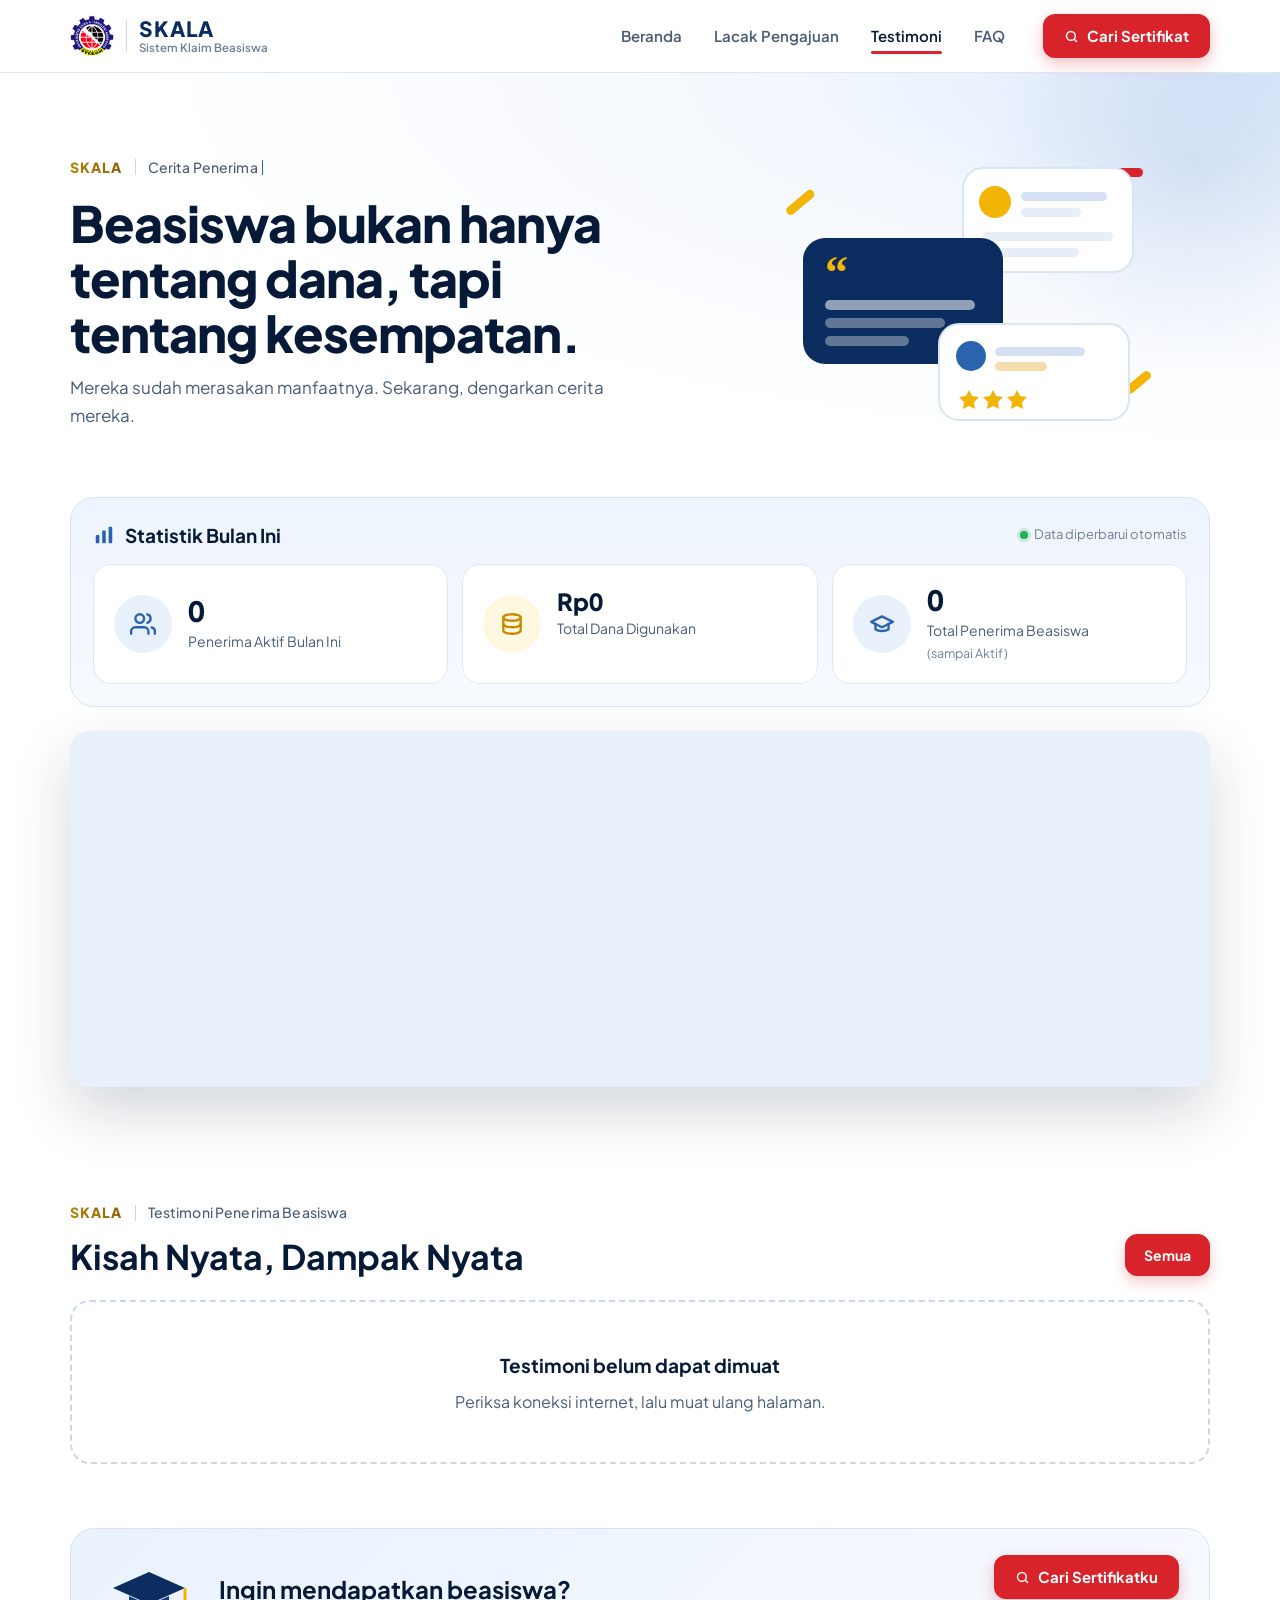
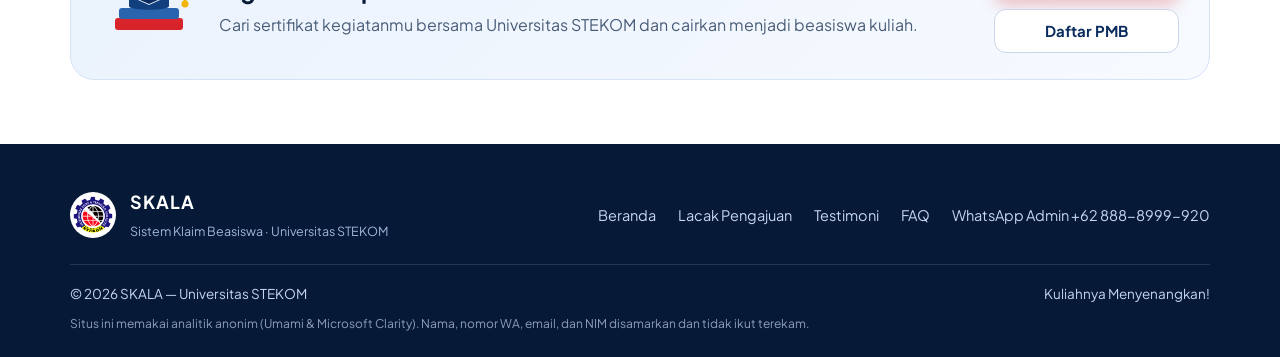
<file: testimoni.html>
<!DOCTYPE html>
<html lang="id">
<head>
<meta charset="UTF-8">
<meta name="viewport" content="width=device-width, initial-scale=1, viewport-fit=cover">
<meta name="theme-color" content="#0A2C5E">
<title>Testimoni Penerima Beasiswa Universitas STEKOM | SKALA</title>
<meta name="description" content="Cerita mahasiswa penerima beasiswa sertifikat Universitas STEKOM, lengkap dengan jumlah penerima dan dana beasiswa yang sudah digunakan bulan ini.">
<link rel="canonical" href="https://skala.stekom.ac.id/testimoni">
<meta name="robots" content="index, follow, max-image-preview:large">
<script type="application/ld+json">{"@context": "https://schema.org", "@type": "BreadcrumbList", "itemListElement": [{"@type": "ListItem", "position": 1, "name": "Beranda", "item": "https://skala.stekom.ac.id/"}, {"@type": "ListItem", "position": 2, "name": "Testimoni Penerima", "item": "https://skala.stekom.ac.id/testimoni"}]}</script>
<meta property="og:type" content="website">
<meta property="og:locale" content="id_ID">
<meta property="og:site_name" content="SKALA — Universitas STEKOM">
<meta property="og:title" content="Testimoni Penerima Beasiswa — SKALA">
<meta property="og:description" content="Beasiswa bukan hanya tentang dana, tapi tentang kesempatan. Dengarkan cerita para penerima beasiswa SKALA.">
<meta property="og:url" content="https://skala.stekom.ac.id/testimoni">
<meta property="og:image" content="https://skala.stekom.ac.id/assets/og-testimoni.jpg?v=1">
<meta name="twitter:card" content="summary_large_image">
<meta name="twitter:image" content="https://skala.stekom.ac.id/assets/og-testimoni.jpg?v=1">
<link rel="icon" href="/favicon.ico?v=3" sizes="any">
<link rel="icon" type="image/png" sizes="32x32" href="/assets/favicon-32.png?v=1">
<link rel="apple-touch-icon" href="/assets/apple-touch-icon.png?v=1">
<link rel="manifest" href="/manifest.webmanifest">
<link rel="preconnect" href="https://script.google.com">
<link rel="preload" href="/assets/font/plus-jakarta-sans-var.woff2" as="font" type="font/woff2" crossorigin>
<link rel="stylesheet" href="/assets/skala-turunan.css?v=13">
<style>
.tst-grid-hero{position:relative;display:grid;grid-template-columns:minmax(0,1.1fr) minmax(0,.9fr);gap:24px 40px;align-items:center}
.ilustrasi{position:relative;justify-self:center;width:min(100%,400px);aspect-ratio:1/0.8}
.ilustrasi svg{width:100%;height:100%;overflow:visible}
.ilustrasi .g1{animation:apungIlustrasi 6s ease-in-out infinite}
.ilustrasi .g2{animation:apungIlustrasi 7s ease-in-out -2s infinite}
.ilustrasi .g3{animation:apungIlustrasi 5.5s ease-in-out -1s infinite}
.ilustrasi .kilau{animation:kedip 2.8s ease-in-out infinite}
@keyframes kedip{0%,100%{opacity:.3}50%{opacity:1}}

/* statistik */
.stat-kartu{position:relative;z-index:2;margin-top:-6px;background:linear-gradient(180deg,#EEF4FD,#F7FAFF);border:1px solid #D6E3F5;border-radius:24px;padding:22px}
.stat-kepala{display:flex;justify-content:space-between;align-items:center;gap:10px;flex-wrap:wrap;margin-bottom:14px}
.stat-kepala h2{display:flex;align-items:center;gap:10px;font-size:19px;color:var(--navy-900)}
.stat-kepala h2 .ico{color:var(--navy-500);font-size:22px}
.stat-kepala small{font-size:13px;color:var(--text-3);display:flex;align-items:center;gap:6px}
.stat-kepala small::before{content:"";width:8px;height:8px;border-radius:50%;background:var(--wa);box-shadow:0 0 0 3px rgba(31,175,85,.2);animation:kedip 2s infinite}
.stat-isi{display:grid;grid-template-columns:repeat(3,minmax(0,1fr));gap:14px}
.stat{display:flex;align-items:center;gap:16px;background:#fff;border:1px solid var(--border);border-radius:18px;padding:20px;transition:transform .25s,box-shadow .25s}
.stat:hover{transform:translateY(-4px);box-shadow:var(--sh-2)}
.stat__ikon{flex:none;width:58px;height:58px;border-radius:50%;display:grid;place-items:center;background:var(--navy-100);color:var(--navy-500);font-size:26px}
.stat--emas .stat__ikon{background:var(--gold-50);color:var(--gold-600)}
.stat > div{min-width:0}
.stat b{display:block;font-size:clamp(20px,2.3vw,28px);line-height:1.1;font-weight:800;color:var(--navy-900);font-variant-numeric:tabular-nums;letter-spacing:-.01em;white-space:nowrap}
.stat b[data-rp]{font-size:clamp(18px,1.85vw,24px)}
.stat > div > span{display:block;font-size:14px;color:var(--text-2);margin-top:3px}
.stat em{display:block;font-style:normal;font-size:12.5px;color:var(--text-3);margin-top:2px;min-height:1.5em}

/* testimoni */
.tst-kepala{display:flex;align-items:flex-end;justify-content:space-between;gap:18px;flex-wrap:wrap;margin-bottom:24px}
.tst-kepala h2{margin-top:12px}
.filter{display:flex;flex-wrap:wrap;gap:8px;min-height:42px}
.filter button{border:1.5px solid var(--border-2);background:#fff;color:var(--navy-800);border-radius:12px;padding:9px 18px;font-weight:700;font-size:14px;transition:all .2s}
.filter button:hover{border-color:var(--navy-500)}
.filter button[aria-pressed="true"]{background:var(--red-600);border-color:var(--red-600);color:#fff;box-shadow:0 6px 14px rgba(216,35,42,.25)}
.kisi{display:grid;grid-template-columns:repeat(3,minmax(0,1fr));gap:18px}
.tkartu{position:relative;display:flex;flex-direction:column;background:#fff;border:1px solid var(--border);border-radius:20px;padding:24px 22px 20px;
  transition:transform .25s,box-shadow .25s,border-color .25s;animation:muncul .45s cubic-bezier(.2,.7,.2,1) both}
@keyframes muncul{from{opacity:0;transform:translateY(16px) scale(.98)}}
.tkartu:hover{transform:translateY(-6px);box-shadow:var(--sh-3);border-color:#C4D7F3}
.tkartu__kutip{font-size:34px;line-height:1;color:var(--red-600);font-weight:800;font-family:Georgia,serif;transition:transform .3s}
.tkartu:hover .tkartu__kutip{transform:scale(1.15) rotate(-6deg)}
.tkartu p{flex:1;margin-top:6px;font-size:15.5px;line-height:1.65;color:var(--text)}
.tkartu__kaki{display:flex;align-items:center;gap:14px;margin-top:18px;padding-top:16px;border-top:1px solid var(--border)}
.avatar{flex:none;width:48px;height:48px;border-radius:50%;display:grid;place-items:center;color:#fff;font-weight:800;font-size:17px}
.tkartu__kaki b{display:block;font-size:15.5px;color:var(--navy-900)}
.tkartu__kaki small{display:block;font-size:13px;color:var(--text-3)}
.nominal{display:inline-flex;align-items:center;gap:6px;margin-top:6px;padding:4px 11px;border-radius:var(--pill);background:var(--gold-50);border:1px solid #F4DEAD;color:#7A4E00;font-weight:800;font-size:13.5px}
.tkartu__tag{margin-top:6px;font-size:12.5px;color:var(--text-3)}
.tkartu{overflow:hidden}
.tkartu::after{content:"\201D";position:absolute;right:14px;top:-22px;font-family:Georgia,serif;font-size:150px;line-height:1;font-weight:800;opacity:.07;pointer-events:none}
.tkartu > *{position:relative;z-index:1}
/* 1 · navy */
.tkartu--navy{background:linear-gradient(155deg,#0A2C5E 0%,#123B7A 100%);border-color:transparent;color:#fff}
.tkartu--navy::after{color:#fff;opacity:.09}
.tkartu--navy p{color:#E7EEF9}
.tkartu--navy .tkartu__kutip{color:var(--gold-500)}
.tkartu--navy .tkartu__kaki{border-top-color:rgba(255,255,255,.16)}
.tkartu--navy .tkartu__kaki b{color:#fff}
.tkartu--navy .tkartu__kaki small,.tkartu--navy .tkartu__tag{color:#AFC2DE}
.tkartu--navy .nominal{background:var(--gold-500);border-color:var(--gold-500);color:#061A38}
.tkartu--navy .avatar{box-shadow:0 0 0 2px rgba(255,255,255,.35)}
.tkartu--navy:hover{border-color:transparent;box-shadow:0 18px 40px rgba(10,44,94,.35)}
/* 2 · emas lembut */
.tkartu--emas{background:linear-gradient(160deg,#FFF8E6 0%,#FFFDF6 100%);border-color:#F4DEAD}
.tkartu--emas::after{color:#B8860B}
.tkartu--emas .tkartu__kutip{color:var(--navy-800)}
.tkartu--emas .tkartu__kaki{border-top-color:#F1E3BF}
.tkartu--emas:hover{border-color:#E9C45A}
/* 3 · biru lembut */
.tkartu--biru{background:linear-gradient(160deg,#EDF3FB 0%,#F8FBFF 100%);border-color:#CFDDF2}
.tkartu--biru::after{color:var(--navy-500)}
.tkartu--biru .tkartu__kaki{border-top-color:#D9E4F4}
.tkartu--biru .nominal{background:#fff}
/* 4 · putih beraksen */
.tkartu--aksen{border-left:4px solid var(--gold-500)}
.tkartu--aksen::after{color:var(--red-600);opacity:.05}
.lebih{display:flex;justify-content:center;margin-top:26px}
.lebih .btn{border-color:var(--red-600);color:var(--red-600)}
.lebih .btn:hover{background:var(--red-50)}
.kosong{text-align:center;padding:48px 20px;border:2px dashed var(--border-2);border-radius:20px;background:#fff}
.kosong .ikon{width:64px;height:64px;margin:0 auto 12px;border-radius:20px;display:grid;place-items:center;background:var(--navy-100);color:var(--navy-800);font-size:30px}
.kosong h3{font-size:19px;color:var(--navy-900)}
.kosong p{max-width:520px;margin:8px auto 0;color:var(--text-2)}
.kerangka{position:relative;overflow:hidden;height:230px;border-radius:20px;background:#EEF2F8}
.kerangka::after{content:"";position:absolute;inset:0;background:linear-gradient(90deg,transparent,rgba(255,255,255,.6),transparent);transform:translateX(-100%);animation:kilat 1.2s linear infinite}
@keyframes kilat{to{transform:translateX(100%)}}

/* ajakan */
.ajakan{display:grid;grid-template-columns:auto minmax(0,1fr) auto;gap:22px;align-items:center;padding:26px 30px;border-radius:24px;background:linear-gradient(135deg,#EAF2FD,#F7FAFF);border:1px solid #D6E3F5}
.ajakan__ikon{width:96px;height:96px}
.ajakan h2{font-size:24px;color:var(--navy-900)}
.ajakan p{color:var(--text-2);margin-top:4px}
.ajakan__aksi{display:flex;flex-direction:column;gap:10px}

@media (max-width:980px){
  .tst-grid-hero{grid-template-columns:1fr}
  .ilustrasi{display:none}
  .stat-isi{grid-template-columns:1fr}
  .kisi{grid-template-columns:repeat(2,minmax(0,1fr))}
}
@media (max-width:640px){
  .stat-kartu{padding:16px;border-radius:20px}
  .stat{padding:16px}
  .stat b{font-size:24px}
  .stat__ikon{width:50px;height:50px;font-size:23px}
  .kisi{grid-template-columns:1fr;gap:14px}
  .tkartu{padding:18px}
  .tkartu p{font-size:14.5px;line-height:1.6}
  .tkartu__kutip{font-size:28px}
  .tkartu__kaki{gap:12px;margin-top:14px;padding-top:12px}
  .tkartu__tag{font-size:12px}
  .tst-kepala{align-items:flex-start}
  .filter{width:100%;overflow-x:auto;flex-wrap:nowrap;padding-bottom:4px;scrollbar-width:none}
  .filter button{flex:none}
  .ajakan{grid-template-columns:1fr;text-align:center;padding:22px}
  .ajakan__ikon{margin:0 auto;width:80px;height:80px}
}
</style>
</head>
<body>

<header class="header" id="header">
  <div class="wrap header__bar">
    <a href="/" class="brand" aria-label="SKALA Universitas STEKOM — Beranda">
      <img src="/assets/logo-stekom-bulat.png?v=1" alt="Logo Universitas STEKOM" width="44" height="44">
      <span class="brand__sep" aria-hidden="true"></span>
      <span class="brand__name"><b>SKALA</b><small>Sistem Klaim Beasiswa</small></span>
    </a>
    <nav class="nav" aria-label="Navigasi utama">
      <a href="/">Beranda</a>
      <a href="/lacak.html">Lacak Pengajuan</a>
      <a href="/testimoni.html" class="is-active" aria-current="page">Testimoni</a>
      <a href="/#faq">FAQ</a>
    </nav>
    <a class="btn btn-primary header__cta" href="/#cari"><svg class="ico" viewBox="0 0 24 24" fill="none" stroke="currentColor" stroke-width="2.4" stroke-linecap="round"><circle cx="11" cy="11" r="7"/><path d="m20 20-3.5-3.5"/></svg>Cari Sertifikat</a>
    <button class="burger" id="burger" aria-expanded="false" aria-controls="mobileNav" aria-label="Buka menu"><span></span></button>
  </div>
  <div class="mobile-nav" id="mobileNav">
    <a href="/">Beranda</a>
    <a href="/lacak.html">Lacak Pengajuan</a>
    <a href="/testimoni.html" class="is-active">Testimoni Penerima</a>
    <a href="/#faq">FAQ</a>
    <a class="btn btn-primary btn-block" href="/#cari" style="color:#fff;margin-top:6px">Cari Sertifikat</a>
  </div>
</header>

<div class="maint-bar" id="maintBar" role="status" hidden>
  <div class="wrap"><svg class="ico" viewBox="0 0 24 24" fill="none" stroke="currentColor" stroke-width="2.3" stroke-linecap="round" stroke-linejoin="round"><rect x="5" y="11" width="14" height="10" rx="2"/><path d="M8 11V7a4 4 0 0 1 8 0v4"/></svg>
    <span><b>Sistem pengajuan sedang dalam pemeliharaan.</b> <span id="maintBarTeks"></span></span></div>
</div>

<!-- ============================ HERO ============================ -->
<section class="halaman-hero">
  <div class="wrap tst-grid-hero">
    <div>
      <span class="kicker"><b class="emas">SKALA</b><span class="kicker__pemisah" aria-hidden="true"></span><span class="ketik" data-ketik>Cerita Penerima Beasiswa</span></span>
      <h1>Beasiswa bukan hanya tentang dana, tapi tentang kesempatan.</h1>
      <p class="lead">Mereka sudah merasakan manfaatnya. Sekarang, dengarkan cerita mereka.</p>
    </div>
    <div class="ilustrasi" aria-hidden="true">
      <svg viewBox="0 0 400 320">
        <g class="kilau"><rect x="20" y="70" width="34" height="9" rx="4.5" fill="#F2B505" transform="rotate(-40 37 74)"/><rect x="350" y="40" width="30" height="9" rx="4.5" fill="#D8232A"/>
          <rect x="360" y="250" width="30" height="9" rx="4.5" fill="#F2B505" transform="rotate(-40 375 254)"/></g>
        <g class="g2"><rect x="200" y="40" width="170" height="104" rx="20" fill="#fff" stroke="#D9E4F4" stroke-width="2"/>
          <circle cx="232" cy="74" r="16" fill="#F2B505"/><rect x="258" y="64" width="86" height="9" rx="4.5" fill="#D5E1F3"/><rect x="258" y="80" width="60" height="9" rx="4.5" fill="#E7EEF8"/>
          <rect x="220" y="104" width="130" height="9" rx="4.5" fill="#E7EEF8"/><rect x="220" y="120" width="96" height="9" rx="4.5" fill="#E7EEF8"/></g>
        <g class="g1"><rect x="40" y="110" width="200" height="126" rx="22" fill="#0A2C5E"/>
          <text x="62" y="160" font-family="Georgia,serif" font-size="46" font-weight="700" fill="#F2B505">“</text>
          <rect x="62" y="172" width="150" height="10" rx="5" fill="rgba(255,255,255,.55)"/><rect x="62" y="190" width="120" height="10" rx="5" fill="rgba(255,255,255,.35)"/>
          <rect x="62" y="208" width="84" height="10" rx="5" fill="rgba(255,255,255,.35)"/></g>
        <g class="g3"><rect x="176" y="196" width="190" height="96" rx="20" fill="#fff" stroke="#D9E4F4" stroke-width="2"/>
          <circle cx="208" cy="228" r="15" fill="#2A63AE"/><rect x="232" y="219" width="90" height="9" rx="4.5" fill="#D5E1F3"/>
          <rect x="232" y="234" width="52" height="9" rx="4.5" fill="#F4DEAD"/>
          <g fill="#F2B505"><path d="m206 262 3 6 7 1-5 5 1 7-6-3-6 3 1-7-5-5 7-1z"/><path d="m230 262 3 6 7 1-5 5 1 7-6-3-6 3 1-7-5-5 7-1z"/><path d="m254 262 3 6 7 1-5 5 1 7-6-3-6 3 1-7-5-5 7-1z"/></g></g>
      </svg>
    </div>
  </div>
</section>

<!-- ============================ STATISTIK ============================ -->
<div class="wrap">
  <section class="stat-kartu reveal" aria-labelledby="judulStat">
    <div class="stat-kepala">
      <h2 id="judulStat"><svg class="ico" viewBox="0 0 24 24" fill="currentColor"><rect x="3" y="12" width="4" height="9" rx="1"/><rect x="10" y="7" width="4" height="14" rx="1"/><rect x="17" y="3" width="4" height="18" rx="1"/></svg><span>Statistik <span id="namaBulan">Bulan Ini</span></span></h2>
      <small>Data diperbarui otomatis</small>
    </div>
    <div class="stat-isi">
      <div class="stat"><span class="stat__ikon"><svg class="ico" viewBox="0 0 24 24" fill="none" stroke="currentColor" stroke-width="2.2" stroke-linecap="round" stroke-linejoin="round"><path d="M17 21v-2a4 4 0 0 0-4-4H5a4 4 0 0 0-4 4v2"/><circle cx="9" cy="7" r="4"/><path d="M23 21v-2a4 4 0 0 0-3-3.87M16 3.13a4 4 0 0 1 0 7.75"/></svg></span>
        <div><b data-stat="penerima_bulan_ini">0</b><span>Penerima Aktif Bulan Ini</span></div></div>
      <div class="stat stat--emas"><span class="stat__ikon"><svg class="ico" viewBox="0 0 24 24" fill="none" stroke="currentColor" stroke-width="2.2" stroke-linecap="round" stroke-linejoin="round"><ellipse cx="12" cy="6" rx="8" ry="3"/><path d="M4 6v6c0 1.7 3.6 3 8 3s8-1.3 8-3V6"/><path d="M4 12v6c0 1.7 3.6 3 8 3s8-1.3 8-3v-6"/></svg></span>
        <div><b data-stat="dana_total" data-rp="1">Rp0</b><span>Total Dana Digunakan</span><em id="danaBulanIni"></em></div></div>
      <div class="stat"><span class="stat__ikon"><svg class="ico" viewBox="0 0 24 24" fill="none" stroke="currentColor" stroke-width="2.2" stroke-linecap="round" stroke-linejoin="round"><path d="M22 10 12 5 2 10l10 5 10-5z"/><path d="M6 12v5c3 2 9 2 12 0v-5"/></svg></span>
        <div><b data-stat="total_penerima">0</b><span>Total Penerima Beasiswa</span><em>(sampai Aktif)</em></div></div>
    </div>
  </section>
</div>

<div class="wrap"><div class="promo promo--tunggu" id="promo" aria-hidden="true"></div></div>

<!-- ============================ TESTIMONI ============================ -->
<section class="section" id="cerita">
  <div class="wrap">
    <div class="tst-kepala reveal">
      <div class="sec-head"><span class="kicker"><b class="emas">SKALA</b><span class="kicker__pemisah" aria-hidden="true"></span><span>Testimoni Penerima Beasiswa</span></span><h2>Kisah Nyata, Dampak Nyata</h2></div>
      <div class="filter" id="filter" role="group" aria-label="Saring testimoni"><button type="button" aria-pressed="true">Semua</button></div>
    </div>
    <div class="kisi" id="kisi"><div class="kerangka"></div><div class="kerangka"></div><div class="kerangka"></div></div>
    <div class="lebih" id="lebih" hidden><button class="btn btn-outline" type="button" id="tombolLebih">Lihat Lebih Banyak
      <svg class="ico" viewBox="0 0 24 24" fill="none" stroke="currentColor" stroke-width="2.4" stroke-linecap="round" stroke-linejoin="round"><path d="m6 9 6 6 6-6"/></svg></button></div>
  </div>
</section>

<!-- ============================ AJAKAN ============================ -->
<section class="section" style="padding-top:0">
  <div class="wrap">
    <div class="ajakan reveal">
      <svg class="ajakan__ikon" viewBox="0 0 96 96" aria-hidden="true"><rect x="14" y="62" width="68" height="12" rx="3" fill="#D8232A"/><rect x="18" y="52" width="60" height="11" rx="3" fill="#2A63AE"/>
        <path d="M48 16 12 32l36 16 36-16z" fill="#0A2C5E"/><path d="M28 40v10c0 5 40 5 40 0V40L48 49z" fill="#123F7E"/><path d="M84 32v14" stroke="#F2B505" stroke-width="3"/><circle cx="84" cy="48" r="3.5" fill="#F2B505"/></svg>
      <div><h2>Ingin mendapatkan beasiswa?</h2><p>Cari sertifikat kegiatanmu bersama Universitas STEKOM dan cairkan menjadi beasiswa kuliah.</p></div>
      <div class="ajakan__aksi">
        <a class="btn btn-primary" href="/#cari"><svg class="ico" viewBox="0 0 24 24" fill="none" stroke="currentColor" stroke-width="2.4" stroke-linecap="round"><circle cx="11" cy="11" r="7"/><path d="m20 20-3.5-3.5"/></svg>Cari Sertifikatku</a>
        <a class="btn btn-outline" href="https://pmb.stekom.ac.id/5000" target="_blank" rel="noopener" id="tautanPmb">Daftar PMB</a>
      </div>
    </div>
  </div>
</section>

<footer class="footer">
  <div class="wrap">
    <div class="footer__atas">
      <div class="footer__brand"><img src="/assets/logo-stekom-bulat.png?v=1" alt="" width="46" height="46" loading="lazy"><div><b>SKALA</b><small>Sistem Klaim Beasiswa · Universitas STEKOM</small></div></div>
      <nav class="footer__nav"><a href="/">Beranda</a><a href="/lacak.html">Lacak Pengajuan</a><a href="/testimoni.html">Testimoni</a><a href="/#faq">FAQ</a><a href="#" data-wa>WhatsApp Admin <span data-wa-text>+62 888-8999-920</span></a></nav>
    </div>
    <div class="footer__bawah"><span>© 2026 SKALA — Universitas STEKOM</span><span>Kuliahnya Menyenangkan!</span><span class="footer__privasi">Situs ini memakai analitik anonim (Umami &amp; Microsoft Clarity). Nama, nomor WA, email, dan NIM disamarkan dan tidak ikut terekam.</span></div>
  </div>
</footer>

<script src="/assets/skala-turunan.js?v=12"></script>
<script>
(function(){
  const {API_URL,$,$$,esc,hitungNaik,amatiReveal}=SKALA;
  const PER_HALAMAN=6;
  let semua=[], saringan="semua", tampil=PER_HALAMAN, statDiisi=false;
  const warnaAvatar=["#0A2C5E","#2A63AE","#D8232A","#C98A00","#16A34A","#7C3AED","#0E7490"];
  const inisial=n=>String(n||"").split(/\s+/).filter(Boolean).slice(0,2).map(w=>w[0]).join("").toUpperCase();
  const warna=n=>{ let h=0; for(const c of String(n)) h=(h*31+c.charCodeAt(0))>>>0; return warnaAvatar[h%warnaAvatar.length]; };

  function lolos(k){ if(saringan==="semua") return true; if(saringan==="S1") return !/S2/.test(k.jenjang); if(saringan==="S2") return /S2/.test(k.jenjang); return k.kategori===saringan; }

  function renderFilter(kategori){
    const opsi=[["semua","Semua"],["S1","S1"],["S2","S2"]].concat((kategori||[]).map(k=>[k,k]));
    $("#filter").innerHTML=opsi.map(o=>'<button type="button" data-f="'+esc(o[0])+'" aria-pressed="'+(o[0]===saringan)+'">'+esc(o[1])+'</button>').join("");
    $$("#filter button").forEach(b=>b.addEventListener("click",()=>{ saringan=b.dataset.f; tampil=PER_HALAMAN;
      $$("#filter button").forEach(x=>x.setAttribute("aria-pressed",String(x===b))); renderKartu(); SKALA.catat("filter_testimoni",{filter:saringan}); }));
  }

  function renderKartu(){
    const daftar=semua.filter(lolos), kisi=$("#kisi");
    if(!semua.length){
      kisi.innerHTML='<div class="kosong" style="grid-column:1/-1"><div class="ikon"><svg class="ico" viewBox="0 0 24 24" fill="none" stroke="currentColor" stroke-width="2.2" stroke-linecap="round" stroke-linejoin="round"><path d="M21 15a2 2 0 0 1-2 2H7l-4 4V5a2 2 0 0 1 2-2h14a2 2 0 0 1 2 2z"/></svg></div>'
        +'<h3>Testimoni sedang dikumpulkan</h3><p>Cerita para penerima beasiswa akan tampil di sini setelah mereka menyetujui untuk dipublikasikan.</p></div>';
      $("#lebih").hidden=true; return;
    }
    if(!daftar.length){ kisi.innerHTML='<div class="kosong" style="grid-column:1/-1"><h3>Belum ada testimoni untuk pilihan ini</h3><p>Coba pilih kategori lain.</p></div>'; $("#lebih").hidden=true; return; }
    kisi.innerHTML=daftar.slice(0,tampil).map((k,i)=>'<article class="tkartu tkartu--'+['navy','emas','biru','aksen'][i%4]+'" style="animation-delay:'+((i%PER_HALAMAN)*0.06)+'s">'
      +'<span class="tkartu__kutip" aria-hidden="true">“</span><p>'+esc(k.kesan)+'</p>'
      +'<div class="tkartu__kaki"><span class="avatar" style="background:'+warna(k.nama)+'">'+esc(inisial(k.nama))+'</span><div>'
        +'<b>'+esc(k.nama)+'</b><small>Penerima Beasiswa</small><span class="nominal">'+esc(k.nominal_format)+'</span>'
        +'<div class="tkartu__tag">Beasiswa '+esc(k.jenjang)+(k.kategori?' · '+esc(k.kategori):'')+'</div></div></div></article>').join("");
    $("#lebih").hidden=daftar.length<=tampil;
  }
  $("#tombolLebih").addEventListener("click",()=>{ tampil+=PER_HALAMAN; renderKartu(); SKALA.catat("lihat_lebih_testimoni"); });

  function isiStatistik(st,fmt){
    if(statDiisi) return; statDiisi=true;
    $("#namaBulan").textContent=st.bulan||"Bulan Ini";
    $$("[data-stat]").forEach(el=>hitungNaik(el,Number(st[el.dataset.stat])||0,{rupiah:!!el.dataset.rp}));
    $("#danaBulanIni").textContent=st.dana_bulan_ini>0?(fmt&&fmt.dana_bulan_ini||"")+" di bulan ini":"";
  }

  async function muat(){
    let d=null;
    try{ const r=await fetch(API_URL+"?aksi=testimoni"); d=await r.json(); }catch(e){}
    if(!d||!d.success){ $("#kisi").innerHTML='<div class="kosong" style="grid-column:1/-1"><h3>Testimoni belum dapat dimuat</h3><p>Periksa koneksi internet, lalu muat ulang halaman.</p></div>'; return; }
    if(d.pmb_url) $("#tautanPmb").href=d.pmb_url;
    semua=d.kartu||[]; renderFilter(d.kategori); renderKartu();
    // angka mulai berhitung saat bagian statistik terlihat
    const kotak=$(".stat-kartu");
    if("IntersectionObserver" in window){ const o=new IntersectionObserver(es=>{ if(es.some(e=>e.isIntersecting)){ isiStatistik(d.statistik||{},d.statistik_format); o.disconnect(); } },{threshold:.3}); o.observe(kotak); }
    else isiStatistik(d.statistik||{},d.statistik_format);
    amatiReveal();
  }
  SKALA.mulai({captcha:false});
  muat();
})();
</script>
</body>
</html>
</file>
<file: assets/skala-turunan.css>
@font-face{font-family:"Plus Jakarta Sans";src:url("/assets/font/plus-jakarta-sans-var.woff2") format("woff2");font-weight:200 800;font-style:normal;font-display:swap}
/* font cadangan yang ukurannya disamakan dengan Plus Jakarta Sans → teks tidak melompat saat font asli selesai dimuat */
@font-face{font-family:"PJS Cadangan";src:local("Arial"),local("Helvetica"),local("Liberation Sans");size-adjust:108.9%;ascent-override:95.3%;descent-override:20.4%;line-gap-override:0%}
/* ============================================================================
   SKALA — gaya bersama halaman turunan (lacak.html, testimoni.html)
   ============================================================================ */
:root{
  --navy-900:#061a38; --navy-800:#0A2C5E; --navy-700:#123F7E; --navy-500:#2A63AE; --navy-100:#E8F0FB;
  --red-600:#D8232A; --red-700:#B31B22; --red-50:#FDECEC;
  --gold-600:#C98A00; --gold-500:#F2B505; --gold-300:#FFD966; --gold-50:#FFF8E1;
  --wa:#1FAF55; --wa-700:#168A42;
  --bg:#FFFFFF; --bg-soft:#F4F7FC; --border:#DFE7F2; --border-2:#C9D7EA;
  --text:#132135; --text-2:#495D78; --text-3:#6E819A;
  --ok-fg:#0B7A45; --ok-bg:#E4F5EB; --warn-fg:#8A5200; --warn-bg:#FDF2DC; --warn-bd:#F4DEAD; --err:#C81E24;
  --r-md:14px; --r-lg:20px; --pill:999px;
  --sh-1:0 1px 2px rgba(10,44,94,.06); --sh-2:0 6px 20px rgba(10,44,94,.08); --sh-3:0 24px 60px rgba(6,26,56,.18);
  --wrap:1180px; --hh:72px;
  --font:"Plus Jakarta Sans","PJS Cadangan",system-ui,-apple-system,"Segoe UI",Roboto,Arial,sans-serif;
}
*{box-sizing:border-box;margin:0}
[hidden]{display:none!important}
html{scroll-behavior:smooth;scroll-padding-top:calc(var(--hh) + 16px);-webkit-text-size-adjust:100%}
body{font-family:var(--font);color:var(--text);background:var(--bg);line-height:1.6;font-size:16px;overflow-x:hidden;-webkit-font-smoothing:antialiased;
  padding-top:calc(var(--hh) + env(safe-area-inset-top,0px))}
img{max-width:100%;display:block}
a{color:inherit}
button{font:inherit;cursor:pointer}
.wrap{max-width:var(--wrap);margin:0 auto;padding:0 20px}
:focus-visible{outline:3px solid var(--gold-500);outline-offset:2px;border-radius:6px}
.ico{width:1em;height:1em;flex:none;display:inline-block;vertical-align:-.14em}

/* tombol */
.btn{position:relative;overflow:hidden;display:inline-flex;align-items:center;justify-content:center;gap:8px;border:1.5px solid transparent;border-radius:12px;
  padding:12px 20px;font-weight:700;font-size:15px;line-height:1.2;text-decoration:none;transition:transform .15s,box-shadow .2s,background .2s;white-space:nowrap}
.btn:active{transform:scale(.97)}
.btn:disabled{opacity:.55;cursor:not-allowed;transform:none}
.btn-primary{background:var(--red-600);color:#fff;box-shadow:0 6px 16px rgba(216,35,42,.28)}
.btn-primary:hover:not(:disabled){background:var(--red-700)}
.btn-outline{background:#fff;color:var(--navy-800);border-color:var(--border-2)}
.btn-outline:hover{border-color:var(--navy-500);background:var(--navy-100)}
.btn-wa{background:var(--wa);color:#fff}
.btn-wa:hover{background:var(--wa-700)}
.btn-block{width:100%}
.ripple{position:absolute;border-radius:50%;transform:scale(0);background:rgba(255,255,255,.45);animation:rip .6s ease-out;pointer-events:none}
.btn-outline .ripple{background:rgba(18,63,126,.18)}
@keyframes rip{to{transform:scale(4);opacity:0}}

/* header */
.header{position:fixed;inset:0 0 auto 0;z-index:50;padding-top:env(safe-area-inset-top,0px);background:rgba(255,255,255,.97);
  backdrop-filter:blur(12px);-webkit-backdrop-filter:blur(12px);box-shadow:0 1px 0 var(--border);transition:box-shadow .25s}
.header.is-stuck{box-shadow:0 1px 0 var(--border),var(--sh-2)}
.header__bar{height:var(--hh);display:flex;align-items:center;gap:24px}
.brand{display:flex;align-items:center;gap:12px;text-decoration:none;color:var(--navy-900)}
.brand img{height:44px;width:44px;object-fit:contain}
.brand__sep{width:1px;height:32px;background:var(--border-2)}
.brand__name{display:flex;flex-direction:column;line-height:1.05}
.brand__name b{font-size:21px;font-weight:800;letter-spacing:.06em;color:var(--navy-800)}
.brand__name small{font-size:11.5px;font-weight:600;color:var(--text-3);margin-top:2px}
.nav{display:flex;gap:4px;margin-left:auto}
.nav a{position:relative;padding:9px 14px;border-radius:10px;text-decoration:none;font-weight:600;font-size:15px;color:var(--text-2);transition:background .2s,color .2s}
.nav a:hover{background:var(--navy-100);color:var(--navy-800)}
.nav a.is-active{color:var(--navy-900)}
.nav a.is-active::after{content:"";position:absolute;left:14px;right:14px;bottom:3px;height:3px;border-radius:3px;background:var(--red-600)}
.burger{display:none;margin-left:auto;width:46px;height:46px;border-radius:12px;border:0;background:#fff;box-shadow:var(--sh-2);position:relative}
.burger span,.burger span::before,.burger span::after{position:absolute;left:12px;right:12px;height:2.4px;background:var(--navy-800);border-radius:2px;transition:transform .25s;content:""}
.burger span{top:22px}.burger span::before{top:-7px;left:0;right:0}.burger span::after{top:7px;left:0;right:0}
.burger[aria-expanded="true"] span{background:transparent}
.burger[aria-expanded="true"] span::before{transform:translateY(7px) rotate(45deg)}
.burger[aria-expanded="true"] span::after{transform:translateY(-7px) rotate(-45deg)}
.mobile-nav{display:none}

/* bagian */
.kicker{display:inline-flex;align-items:center;gap:12px;font-size:14px;font-weight:500;color:var(--text-2);letter-spacing:.01em}
.kicker b{color:var(--navy-900);font-weight:800;letter-spacing:.08em}
.kicker__pemisah{width:1px;height:16px;background:var(--border-2)}
.halaman-hero{position:relative;overflow:hidden;padding:56px 0 48px;background:radial-gradient(90% 90% at 100% 0%,#DCE9FB 0%,#F4F8FE 45%,#FFFFFF 100%)}
.halaman-hero::before{content:"";position:absolute;right:-120px;top:-120px;width:420px;height:420px;border-radius:50%;background:radial-gradient(circle,rgba(42,99,174,.12),transparent 70%)}
.halaman-hero h1{margin-top:16px;font-size:clamp(30px,4.6vw,50px);line-height:1.1;letter-spacing:-.02em;color:var(--navy-900);font-weight:800}
.halaman-hero p.lead{margin-top:14px;font-size:17px;color:var(--text-2);max-width:560px}
.section{padding:64px 0}
.sec-head h2{font-size:clamp(24px,3.4vw,34px);line-height:1.15;color:var(--navy-900)}

/* input */
.field{position:relative}
.field__icon{position:absolute;left:16px;top:50%;transform:translateY(-50%);color:var(--navy-500);font-size:20px;pointer-events:none;display:grid}
.input{width:100%;height:58px;border:1.5px solid var(--border-2);border-radius:14px;padding:0 16px;font:inherit;font-size:16px;color:var(--text);background:#fff;transition:border-color .2s,box-shadow .2s}
.input.has-icon{padding-left:50px}
.input:focus{outline:none;border-color:var(--navy-500);box-shadow:0 0 0 4px rgba(42,99,174,.15)}
.input::placeholder{color:#98A6B9}

/* footer */
.footer{background:var(--navy-900);color:#C5D6EE;padding:44px 0 calc(24px + env(safe-area-inset-bottom,0px))}
.footer__atas{display:flex;flex-wrap:wrap;align-items:center;justify-content:space-between;gap:20px;padding-bottom:22px;border-bottom:1px solid rgba(255,255,255,.12)}
.footer__brand{display:flex;align-items:center;gap:14px}
.footer__brand img{width:46px;height:46px;background:#fff;border-radius:50%;padding:3px}
.footer__brand b{display:block;color:#fff;font-size:18px;letter-spacing:.05em}
.footer__brand small{font-size:12.5px;color:#9FB6D6}
.footer__nav{display:flex;flex-wrap:wrap;gap:6px 22px;font-size:14.5px}
.footer a{text-decoration:none}
.footer a:hover{color:#fff;text-decoration:underline}
.footer__bawah{display:flex;justify-content:space-between;flex-wrap:wrap;gap:10px;padding-top:18px;font-size:13.5px}

/* verifikasi keamanan */
.gerbang{position:fixed;inset:0;z-index:100;display:grid;place-items:center;padding:20px;background:#061a38;transition:opacity .45s ease,visibility .45s}
.gerbang::before{content:"";position:absolute;inset:-40px;background:url("gedung-960.webp?v=2") center/cover;filter:blur(22px) saturate(1.2);opacity:.35}
.gerbang::after{content:"";position:absolute;inset:0;background:radial-gradient(80% 70% at 50% 40%,rgba(6,26,56,.35),rgba(6,26,56,.92))}
.gerbang.is-selesai{opacity:0;visibility:hidden;pointer-events:none}
.gerbang__kartu{position:relative;z-index:1;width:100%;max-width:420px;background:#fff;border-radius:24px;padding:28px 26px 24px;text-align:center;box-shadow:0 30px 80px rgba(0,0,0,.45);animation:masuk .5s cubic-bezier(.2,.7,.2,1) both}
.gerbang__logo{display:flex;align-items:center;justify-content:center;gap:12px;margin-bottom:18px}
.gerbang__logo img{height:52px;width:52px;object-fit:contain}
.gerbang__logo b{font-size:22px;letter-spacing:.06em;color:var(--navy-800)}
.gerbang__ikon{width:58px;height:58px;margin:0 auto 12px;border-radius:18px;display:grid;place-items:center;background:var(--navy-100);color:var(--navy-800);font-size:28px}
.gerbang h2{font-size:20px;color:var(--navy-900)}
.gerbang p{font-size:14.5px;color:var(--text-2);margin-top:6px}
.gerbang__widget{min-height:70px;display:grid;place-items:center;margin:18px 0 6px}
.gerbang__status{font-size:13.5px;color:var(--text-3);min-height:20px}
.gerbang__status.err{color:var(--err);font-weight:600}
.gerbang__ulang{margin-top:12px}
body.gerbang-buka{overflow:hidden}
/* verifikasi: ramah HP */
.gerbang{overflow-y:auto;-webkit-overflow-scrolling:touch;padding:max(16px,env(safe-area-inset-top)) max(14px,env(safe-area-inset-right)) max(16px,env(safe-area-inset-bottom)) max(14px,env(safe-area-inset-left))}
.gerbang{grid-template-columns:minmax(0,420px);justify-content:center}
.gerbang__kartu{margin:auto;max-width:420px;width:100%;min-width:0;box-sizing:border-box}
.gerbang__widget{width:100%;overflow:hidden}
.gerbang__widget > div,.gerbang__widget iframe{max-width:100%}
.gerbang__muat{display:flex;align-items:center;justify-content:center;gap:10px;height:65px;width:100%;border-radius:10px;background:var(--bg-soft);color:var(--text-3);font-size:13.5px}
.gerbang__muat::before{content:"";width:18px;height:18px;border-radius:50%;border:2.5px solid var(--border-2);border-top-color:var(--navy-500);animation:spin .8s linear infinite}
.gerbang__aman{display:block;text-align:center;line-height:1.5;margin-top:14px;font-size:12px;color:var(--text-3)}
.gerbang__aman .ico{margin-right:4px;vertical-align:-2px}
@media (max-width:420px){
  .gerbang__kartu{padding:22px 14px 18px;border-radius:20px}
  .gerbang__logo{margin-bottom:12px}
  .gerbang__logo img{height:44px;width:44px}
  .gerbang__ikon{width:50px;height:50px;font-size:24px;margin-bottom:10px}
  .gerbang h2{font-size:18.5px}
  .gerbang p{font-size:14px}
  .gerbang__widget{margin:14px 0 4px}
}
@media (max-height:560px){ .gerbang{place-items:start center} .gerbang__ikon{display:none} }
/* sentuhan: tanpa jeda ketuk, tanpa kilat biru */
a,button,.btn,input,label{touch-action:manipulation;-webkit-tap-highlight-color:transparent}


/* pita pemeliharaan */
.maint-bar{position:fixed;left:0;right:0;top:calc(var(--hh) + env(safe-area-inset-top,0px));z-index:49;background:#B31B22;color:#fff;font-size:14px;box-shadow:0 6px 16px rgba(179,27,34,.3)}
.maint-bar .wrap{display:flex;align-items:center;gap:10px;padding-top:10px;padding-bottom:10px}
body.mode-maint{padding-top:calc(var(--hh) + var(--maint-h,44px) + env(safe-area-inset-top,0px))}

/* toast */
.toasts{position:fixed;top:calc(var(--hh) + 12px + env(safe-area-inset-top,0px));right:14px;z-index:70;display:grid;gap:10px;width:min(380px,calc(100vw - 28px))}
.toast{background:#fff;border-radius:14px;box-shadow:var(--sh-3);padding:13px 16px;border-left:5px solid var(--navy-500);font-size:14px;animation:tmasuk .3s ease}
.toast b{display:block;color:var(--navy-900)}
.toast--ok{border-color:var(--wa)}.toast--warn{border-color:var(--gold-500)}.toast--err{border-color:var(--err)}
.toast.out{opacity:0;transform:translateX(20px);transition:opacity .25s,transform .25s}
@keyframes tmasuk{from{opacity:0;transform:translateX(24px)}}

/* animasi umum */
@keyframes masuk{from{opacity:0;transform:translateY(14px)}}
@keyframes spin{to{transform:rotate(360deg)}}
@keyframes apungIlustrasi{0%,100%{transform:translateY(0)}50%{transform:translateY(-10px)}}
.reveal{opacity:0;transform:translateY(22px);transition:opacity .6s ease,transform .6s cubic-bezier(.2,.7,.2,1)}
.reveal.is-in{opacity:1;transform:none}

@media (max-width:980px){
  .nav,.header__cta{display:none}
  .burger{display:block}
  .mobile-nav{display:block;position:absolute;left:12px;right:12px;top:calc(var(--hh) + env(safe-area-inset-top,0px));background:#fff;border-radius:18px;box-shadow:var(--sh-3);
    padding:10px;opacity:0;transform:translateY(-10px);pointer-events:none;transition:all .25s}
  .mobile-nav.is-open{opacity:1;transform:none;pointer-events:auto}
  .mobile-nav a{display:block;padding:13px 14px;border-radius:12px;text-decoration:none;font-weight:700;color:var(--navy-900)}
  .mobile-nav a.is-active{background:var(--navy-100)}
}
@media (max-width:640px){
  :root{--hh:64px}
  body{font-size:15.5px}
  .header__bar{gap:10px}
  .brand{gap:9px}
  .brand img{height:38px;width:38px}
  .brand__sep{height:26px}
  .brand__name b{font-size:18px}
  .brand__name small{display:none}
  .halaman-hero{padding:34px 0 30px}
  .halaman-hero p.lead{font-size:15.5px}
  .section{padding:44px 0}
}
@media (prefers-reduced-motion:reduce){
  *,*::before,*::after{animation:none!important;transition:none!important;scroll-behavior:auto!important}
  .reveal{opacity:1;transform:none}
}

/* banner promosi bergilir */
.promo--tunggu{background:#E8EEF7}
.promo--tunggu::after{content:"";position:absolute;inset:0;background:linear-gradient(90deg,transparent,rgba(255,255,255,.55),transparent);transform:translateX(-100%);animation:kerangkaPromo 1.3s ease-in-out infinite}
@keyframes kerangkaPromo{to{transform:translateX(100%)}}

.promo{position:relative;display:block;border-radius:20px;overflow:hidden;aspect-ratio:16/5;background:var(--navy-100);box-shadow:var(--sh-3);animation:masuk .5s ease}
.promo__rel{position:absolute;inset:0}
.promo__slide{position:absolute;inset:0;display:block;opacity:0;visibility:hidden;transition:opacity .6s ease,visibility .6s}
.promo__slide.is-on{opacity:1;visibility:visible}
.promo__slide img{width:100%;height:100%;object-fit:cover;display:block;transition:transform .6s ease}
.promo:hover .promo__slide.is-on img{transform:scale(1.015)}
.promo__label{position:absolute;left:14px;top:14px;padding:4px 11px;border-radius:999px;background:rgba(6,26,56,.72);color:#fff;font-size:11.5px;font-weight:700;letter-spacing:.02em}
.promo__nav{position:absolute;top:50%;transform:translateY(-50%);width:38px;height:38px;border-radius:50%;border:0;background:rgba(255,255,255,.88);color:#0A2C5E;font-size:24px;line-height:1;
  display:grid;place-items:center;box-shadow:0 4px 12px rgba(0,0,0,.18);opacity:0;transition:opacity .2s;cursor:pointer}
.promo__nav--kiri{left:12px}.promo__nav--kanan{right:12px}
.promo:hover .promo__nav,.promo:focus-within .promo__nav{opacity:1}
.promo__titik{position:absolute;left:0;right:0;bottom:10px;display:flex;justify-content:center;gap:0}
.promo__titik button{width:22px;height:8px;padding:0;border-radius:99px;border:0;background:#fff;opacity:.6;box-shadow:0 1px 3px rgba(0,0,0,.3);cursor:pointer;transform:scaleX(.36);transition:transform .3s,opacity .3s}
.promo__titik button[aria-selected="true"]{transform:scaleX(1);opacity:1}
.pita-uji{position:fixed;left:12px;bottom:12px;z-index:90;padding:6px 12px;border-radius:999px;background:#F2B505;color:#061a38;font-size:12px;font-weight:800;letter-spacing:.04em;box-shadow:0 6px 18px rgba(0,0,0,.2)}
@media (max-width:640px){
  .promo{border-radius:16px}
  .promo.promo--hp{aspect-ratio:3/2}
  .promo__nav{display:none}
}
@media (prefers-reduced-motion:reduce){ .promo__slide{transition:none} }

#promo{margin-top:24px;margin-bottom:48px}
@media (max-width:640px){ #promo{margin-top:20px;margin-bottom:32px} }

.gerbang__batal{position:absolute;top:12px;right:12px;width:36px;height:36px;border-radius:12px;border:0;background:var(--bg-soft);color:var(--text-2);font-size:22px;line-height:1;cursor:pointer}
.gerbang__kartu{position:relative}

.footer__privasi{flex-basis:100%;font-size:12px;opacity:.7;line-height:1.5}

/* footer: tata letak HP */
@media (max-width:640px){
  .footer{padding:36px 0 calc(20px + env(safe-area-inset-bottom,0px))}
  .footer__atas{flex-direction:column;align-items:flex-start;gap:18px;padding-bottom:18px}
  .footer__nav{display:grid;grid-template-columns:minmax(0,1fr) minmax(0,1fr);gap:10px 16px;width:100%;font-size:13.5px}
  .footer__nav a:last-child{grid-column:1/-1}
  .footer__bawah{flex-direction:column;align-items:flex-start;gap:6px;padding-top:14px;font-size:12.5px}
}

/* animasi mengetik label atas halaman: teks asli menjaga ruang, ketikan tampil di lapisan atas */
.ketik{position:relative;display:inline-block;white-space:nowrap}
.ketik.is-mengetik{color:transparent}
.ketik__lapis{position:absolute;left:0;top:0;color:var(--text-2);white-space:nowrap;pointer-events:none}
.ketik__lapis::after{content:"";display:inline-block;width:1.5px;height:1.05em;margin-left:2px;vertical-align:-.15em;background:var(--navy-500);animation:kursorKedip .9s steps(1) infinite}
.ketik__lapis.is-selesai::after{animation:kursorKedip .9s steps(1) 2,kursorPudar .4s ease 1.8s forwards}
@keyframes kursorKedip{0%,49%{opacity:1}50%,100%{opacity:0}}
@keyframes kursorPudar{to{opacity:0}}

/* "SKALA" emas mengkilap: gradasi emas + kilau menyapu sesekali (hanya warna huruf, tanpa geser tata letak) */
.emas{background:linear-gradient(100deg,#8A5F00 0%,#B8860B 28%,#E9C45A 44%,#B8860B 58%,#8A5F00 100%);background-size:250% 100%;background-position:100% 0;
  -webkit-background-clip:text;background-clip:text;-webkit-text-fill-color:transparent;color:#9A6B00;animation:kilauEmas 4.2s ease-in-out 1s infinite}
@keyframes kilauEmas{0%{background-position:100% 0}35%,100%{background-position:0% 0}}
@media (prefers-reduced-motion:reduce){.emas{animation:none;background-position:60% 0}}
</file>
